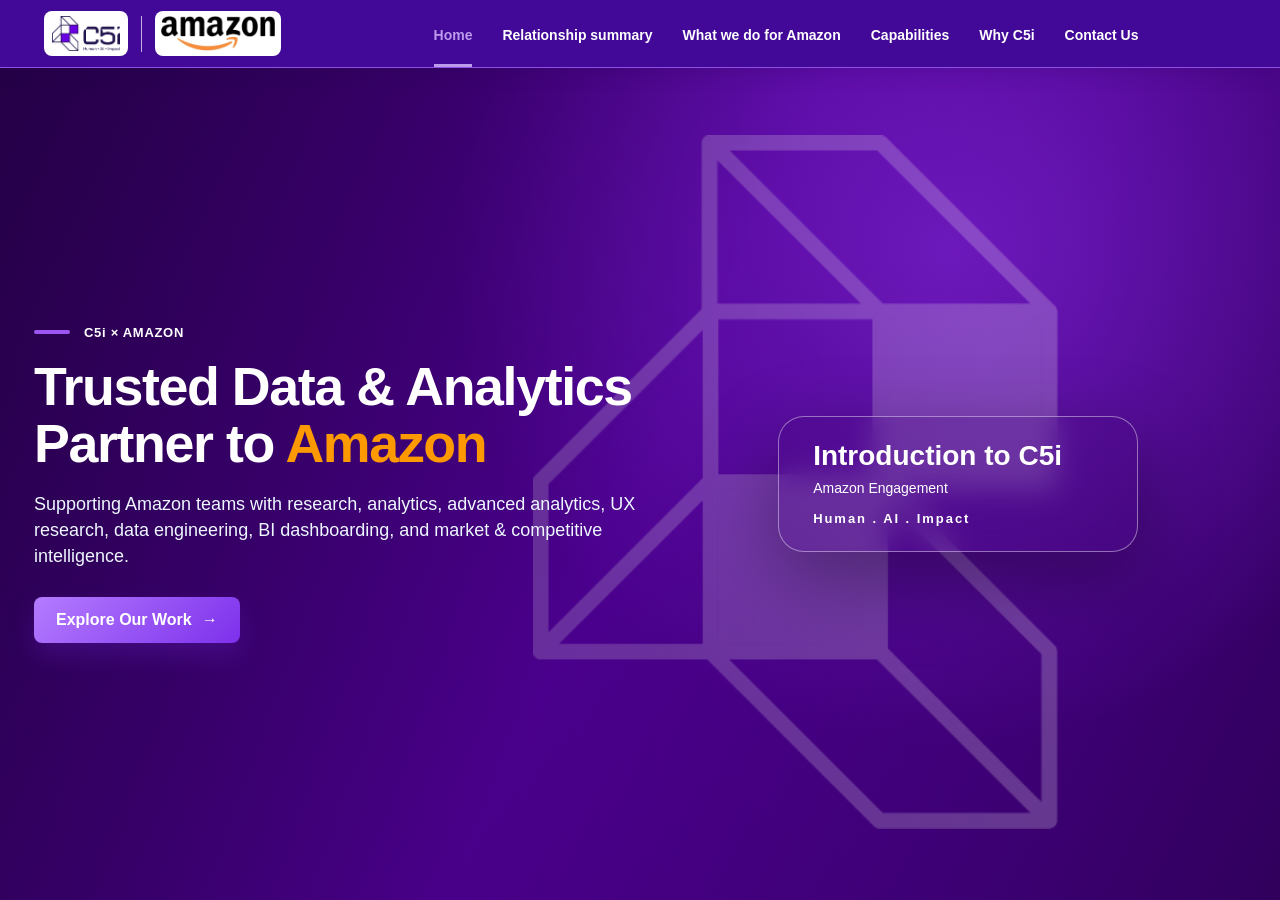
<file: index.html>
<!DOCTYPE html>
<html lang="en">
<head>
  <meta charset="UTF-8" />
  <meta name="viewport" content="width=device-width, initial-scale=1.0" />
  <title>C5i × Amazon | Trusted Data & Analytics Partner</title>
  <link rel="stylesheet" href="styles.css" />
</head>
<body>
  <div class="topbar" id="topbar">
    <a class="brand" href="#home" aria-label="C5i Amazon Home">
      <span class="c5i-brand-mark"><img src="assets/c5i-logo-exact.png" alt="C5i" /></span>
      <span class="divider"></span>
      <span class="amazon-brand-mark"><img src="assets/amazon-logo-exact.png" alt="amazon" /></span>
    </a>
    <nav class="nav">
      <a href="#home">Home</a>
      <a href="#relationship">Relationship summary</a>
      <a href="#capabilities">What we do for Amazon</a>
      <a href="#integrated-intelligence">Capabilities</a>
      <a href="#differentiators">Why C5i</a>
      <a href="#cta">Contact Us</a>
    </nav>
  </div>

  <main>
    <section class="hero section" id="home">
      <div class="hero-bg"></div>
      <div class="hero-content reveal">
        <div class="eyebrow"><span></span>C5i × AMAZON</div>
        <h1>Trusted Data & Analytics Partner to <em>Amazon</em></h1>
        <p>Supporting Amazon teams with research, analytics, advanced analytics, UX research, data engineering, BI dashboarding, and market & competitive intelligence.</p>
        <div class="hero-actions">
          <a href="#relationship" class="primary-btn">Explore Our Work <b>→</b></a>
          
        </div>
      </div>
      <div class="hero-card reveal delay-1">
        <p>Human . AI . Impact</p>
        <h3>Introduction to C5i</h3>
        <small>Amazon Engagement</small>
      </div>
    </section>

    <section class="metric-strip" id="relationship">
      <div class="metric-label">
        <p>PARTNERSHIP WITH AMAZON</p>
      </div>
      <div class="metric-grid">
        <article><div class="icon"><svg xmlns="http://www.w3.org/2000/svg" class="c5i-purple-icon" viewBox="0 0 24 24" aria-hidden="true" focusable="false" fill="none" stroke="currentColor" stroke-width="2" stroke-linecap="round" stroke-linejoin="round" shape-rendering="geometricPrecision"><path d="M2 8.2 7.2 4l4.1 1.2 2.9-1.2L22 8.2l-5.4 7.5-2.6 1.6-2.3 2.9-2.9-2.1-2.1-.4z"/><path d="m7.2 11.6 4.2 4.4 2.6 1.3m-2.7-12.1-3.2 5 2.1 2 3.5-3.1 5.1 5"/></svg></div><strong data-count="9">0</strong><span>years old relationship</span></article>
        <article><div class="icon"><svg xmlns="http://www.w3.org/2000/svg" class="c5i-purple-icon" viewBox="0 0 24 24" aria-hidden="true" focusable="false" fill="none" stroke="currentColor" stroke-width="2" stroke-linecap="round" stroke-linejoin="round" shape-rendering="geometricPrecision"><circle cx="9.3" cy="8.3" r="3.1"/><path d="M2.4 20.1v-1.6c0-3.3 2.7-5.7 6.7-5.7s6.8 2.4 6.8 5.7v1.6H2.4Z"/><circle cx="17.4" cy="9.1" r="2.4"/><path d="M17.2 14.2c2.8 0 4.4 2 4.4 4.5v1.4h-3.6"/></svg></div><strong data-count="30">0</strong><span>resources working with Amazon</span></article>
        <article><div class="icon"><svg xmlns="http://www.w3.org/2000/svg" class="c5i-purple-icon" viewBox="0 0 24 24" aria-hidden="true" focusable="false" fill="none" stroke="currentColor" stroke-width="2" stroke-linecap="round" stroke-linejoin="round" shape-rendering="geometricPrecision"><path d="M6 2.3h7.5l4.5 4.6v14.8H6zM13.5 2.3v4.6H18M9 11.5h6M9 15h6M9 18.5h4.2"/></svg></div><strong data-count="50">0</strong><span>Projects executed</span></article>
        <article><div class="icon"><svg xmlns="http://www.w3.org/2000/svg" class="c5i-purple-icon" viewBox="0 0 24 24" aria-hidden="true" focusable="false" fill="none" stroke="currentColor" stroke-width="2" stroke-linecap="round" stroke-linejoin="round" shape-rendering="geometricPrecision"><rect x="3" y="3" width="18" height="18" rx="2"/><path d="M3 9h18M3 15h18M9 3v18M15 3v18"/></svg></div><strong data-count="10">0</strong><span>Business Group</span></article>
        <article><div class="icon"><svg xmlns="http://www.w3.org/2000/svg" class="c5i-purple-icon" viewBox="0 0 24 24" aria-hidden="true" focusable="false" fill="none" stroke="currentColor" stroke-width="2" stroke-linecap="round" stroke-linejoin="round" shape-rendering="geometricPrecision"><circle cx="9.3" cy="8.3" r="3.1"/><path d="M2.4 20.1v-1.6c0-3.3 2.7-5.7 6.7-5.7s6.8 2.4 6.8 5.7v1.6H2.4Z"/><circle cx="17.4" cy="9.1" r="2.4"/><path d="M17.2 14.2c2.8 0 4.4 2 4.4 4.5v1.4h-3.6"/></svg></div><strong data-count="35">0</strong><span>Amazon Stakeholders</span></article>
        <article><div class="icon"><svg xmlns="http://www.w3.org/2000/svg" class="c5i-purple-icon" viewBox="0 0 24 24" aria-hidden="true" focusable="false" fill="none" stroke="currentColor" stroke-width="2" stroke-linecap="round" stroke-linejoin="round" shape-rendering="geometricPrecision"><circle cx="12" cy="12" r="9"/><path d="M3.3 12h17.4M12 3c-5.5 5.5-5.5 12.5 0 18M12 3c5.5 5.5 5.5 12.5 0 18M5 7.5h14M5 16.5h14"/></svg></div><strong data-count="8">0</strong><span>Geographies</span></article>
      </div>
    </section>

    <section class="section teams" id="teams">
      <div class="section-title reveal">
        <span class="small-line"></span>
        <p>EXPERIENCE ACROSS AMAZON</p>
        <h2>Amazon Teams We Support</h2>
        <h4>Deep expertise across multiple Amazon organizations and business groups.</h4>
      </div>
      <div class="team-grid" id="teamGrid"></div>
    </section>

    <section class="section capabilities" id="capabilities">
      <div class="section-title reveal">
        <span class="small-line"></span>
        <h2>What We Do for Amazon</h2>
        <h4>End-to-end capabilities to support Amazon’s research, analytics, insights and decision-making.</h4>
      </div>
      <div class="capability-grid" id="capabilityGrid"></div>
    </section>

<section class="integrated-intelligence" id="integrated-intelligence" aria-label="Integrated Intelligence">
      <iframe id="iiFrame" src="integrated-intelligence.html" title="C5i x Amazon Integrated Intelligence" scrolling="no"></iframe>
    </section>
    <section class="section differentiators" id="differentiators">
      <div class="section-title reveal">
        <span class="small-line"></span>
        <p>WHY AMAZON TEAMS WORK WITH C5i</p>
        <h2>What differentiates us..</h2>
      </div>
      <div class="diff-grid" id="diffGrid"></div>
    </section>

    <section class="cta section" id="cta">
      <div class="cta-bg"></div>
      <div class="cta-content reveal">
        <span class="small-line"></span>
        <p>LOOKING FOR SOMETHING SIMILAR?</p>
        <h2>Have a research, analytics or dashboarding requirement?</h2>
        <h4>Our Amazon experience can help accelerate your requirement.</h4>
        <div class="hero-actions">
          <a class="primary-btn" href="mailto:venkatesh.s@c5i.ai">Connect With Our Amazon Team <b>→</b></a>
        </div>
      </div>
      <div class="partner-card reveal delay-1">
        <span>Client Partner</span>
        <strong>Venkatesh S.</strong>
        <a href="mailto:venkatesh.s@c5i.ai">venkatesh.s@c5i.ai</a>
      </div>
    </section>
  </main>

  <div class="modal cap-modal" id="capModal">
    <div class="modal-card cap-modal-card">
      <button class="modal-close" id="closeCapModal" aria-label="Close">×</button>
      <span class="cap-modal-eyebrow" id="capModalEyebrow"></span>
      <h3 id="capModalTitle"></h3>
      <p id="capModalText"></p>
      <div id="capModalBody"></div>
    </div>
  </div>

  <footer>
    <strong>C5i × Amazon</strong>
    <span>United States . United Kingdom . India . United Arab Emirates</span>
    <a href="https://www.c5i.ai">www.c5i.ai</a>
    <div class="contact-brand-legal" aria-label="C5i brand and copyright">
      <span class="contact-brand-signoff"><strong>C5i</strong><span>Human perspective. AI-powered intelligence.</span></span>
      <span class="contact-copyright">© 2025 C5i, All Rights Reserved. · Internal</span>
    </div>
  </footer>

  <script>
if('scrollRestoration' in history) history.scrollRestoration='manual';
if(location.hash) history.replaceState(null,'',location.pathname+location.search);
window.scrollTo(0,0);
</script>
<script src="app.js"></script>
<link rel="stylesheet" href="single-section.css">
<script src="single-section.js" defer></script>
<style id="ii-pinned-navigation-style">
#iiPinnedNavigation{position:fixed;left:0;right:0;top:var(--ii-main-header-height,96px);z-index:950;display:none;background:rgba(255,255,255,.98);box-shadow:0 10px 26px rgba(40,0,75,.10);padding:8px clamp(16px,2.5vw,48px) 6px;box-sizing:border-box}
#iiPinnedNavigation.visible{display:block}
#iiPinnedNavigation .ii-pinned-primary{display:flex;align-items:center;gap:4px;border:1px solid #d9bdf5;border-radius:17px;padding:5px;overflow-x:auto;scrollbar-width:thin}
#iiPinnedNavigation button,#iiPinnedNavigation a{font:800 12px/1.25 Arial,sans-serif;letter-spacing:.45px;color:#5c417a;background:transparent;border:0;border-radius:11px;min-height:39px;padding:10px 12px;text-decoration:none;white-space:nowrap;cursor:pointer;text-align:center}
#iiPinnedNavigation .ii-pinned-primary>*{flex:1 0 auto}
#iiPinnedNavigation button.active{background:#29004e;color:white;box-shadow:0 3px 10px rgba(40,0,75,.20)}
#iiPinnedNavigation .ii-pinned-secondary{display:flex;justify-content:space-between;align-items:center;gap:4px;overflow-x:auto;border-bottom:1px solid #dec6f6;padding-top:4px;scrollbar-width:thin}
#iiPinnedNavigation .ii-pinned-secondary>*{flex:1 0 auto;border-radius:0;border-bottom:3px solid transparent}
#iiPinnedNavigation .ii-pinned-secondary>*.active{color:#2b0050;background:transparent;box-shadow:none;border-bottom-color:#7c3aed}
#iiPinnedNavigation [hidden]{display:none!important}
@media(max-width:760px){#iiPinnedNavigation{padding:5px 10px}#iiPinnedNavigation button,#iiPinnedNavigation a{font-size:10px;padding:8px}}
</style>
<div id="iiPinnedNavigation" aria-label="Pinned Integrated Intelligence navigation"><div class="ii-pinned-primary"></div><div class="ii-pinned-secondary"></div></div>
<script id="ii-pinned-navigation-script">
(function(){
 const frame=document.getElementById('iiFrame');
 const bar=document.getElementById('iiPinnedNavigation');
 const primary=bar.querySelector('.ii-pinned-primary');
 const secondary=bar.querySelector('.ii-pinned-secondary');
 if(!frame)return;
 let lastSignature='';
 function sync(){
   try{
     const doc=frame.contentDocument;
     if(!doc || !doc.body)return;
     const mainHeader=document.querySelector('#topbar') || document.querySelector('.topbar');
     const headerHeight=mainHeader?mainHeader.getBoundingClientRect().height:96;
     bar.style.setProperty('--ii-main-header-height',headerHeight+'px');
     const nav=doc.querySelector('header .topbar nav');
     const activeView=doc.querySelector('main .view.active');
     const sub=activeView?activeView.querySelector('.subnav'):null;
     const frameRect=frame.getBoundingClientRect();
     const navRect=nav?nav.getBoundingClientRect():null;
     const originalNavBottom=navRect?frameRect.top+navRect.bottom:frameRect.top;
     const show=!!(nav && activeView && activeView.id!=='home' && originalNavBottom<headerHeight+6 && frameRect.bottom>headerHeight+95);
     bar.classList.toggle('visible',show);
     if(!show)return;
     const pItems=[...nav.querySelectorAll('button,a')].filter(el=>!el.hidden && getComputedStyle(el).display!=='none');
     const sItems=sub?[...sub.querySelectorAll('button,a')].filter(el=>!el.hidden):[];
     const sig=activeView.id+'|'+pItems.map(el=>el.textContent.trim()+':'+el.className).join('|')+'|'+sItems.map(el=>el.textContent.trim()+':'+el.className).join('|');
     if(sig===lastSignature)return;
     lastSignature=sig;
     function build(target,items){
       target.replaceChildren();
       items.forEach(source=>{
         const node=document.createElement(source.tagName.toLowerCase()==='a'?'a':'button');
         node.textContent=source.textContent;
         node.className=source.className;
         if(source.classList.contains('active'))node.classList.add('active');
         if(node.tagName==='A'){
           node.href=source.href;node.target=source.target||'_blank';node.rel='noopener noreferrer';
         }else{
           node.type='button';
           node.addEventListener('click',()=>{
             source.click();lastSignature='';
             requestAnimationFrame(sync);
           });
         }
         target.appendChild(node);
       });
     }
     build(primary,pItems);build(secondary,sItems);
     secondary.style.display=sItems.length?'flex':'none';
   }catch(e){bar.classList.remove('visible')}
 }
 let pending=false;
 function scheduleSync(){if(pending)return;pending=true;requestAnimationFrame(()=>{pending=false;sync()})}
 window.addEventListener('scroll',scheduleSync,{passive:true});
 window.addEventListener('resize',scheduleSync);
 frame.addEventListener('load',()=>{lastSignature='';scheduleSync()});
 setInterval(scheduleSync,250);
 scheduleSync();
})();
</script>
<link rel="stylesheet" href="relationship-viewport.css">
<link rel="stylesheet" href="relationship-final.css">
<link rel="stylesheet" href="relationship-screen-fit.css">
<link rel="stylesheet" href="relationship-visible-link.css">
<link rel="stylesheet" href="relationship-onescreen.css">
</body>
</html>
</file>
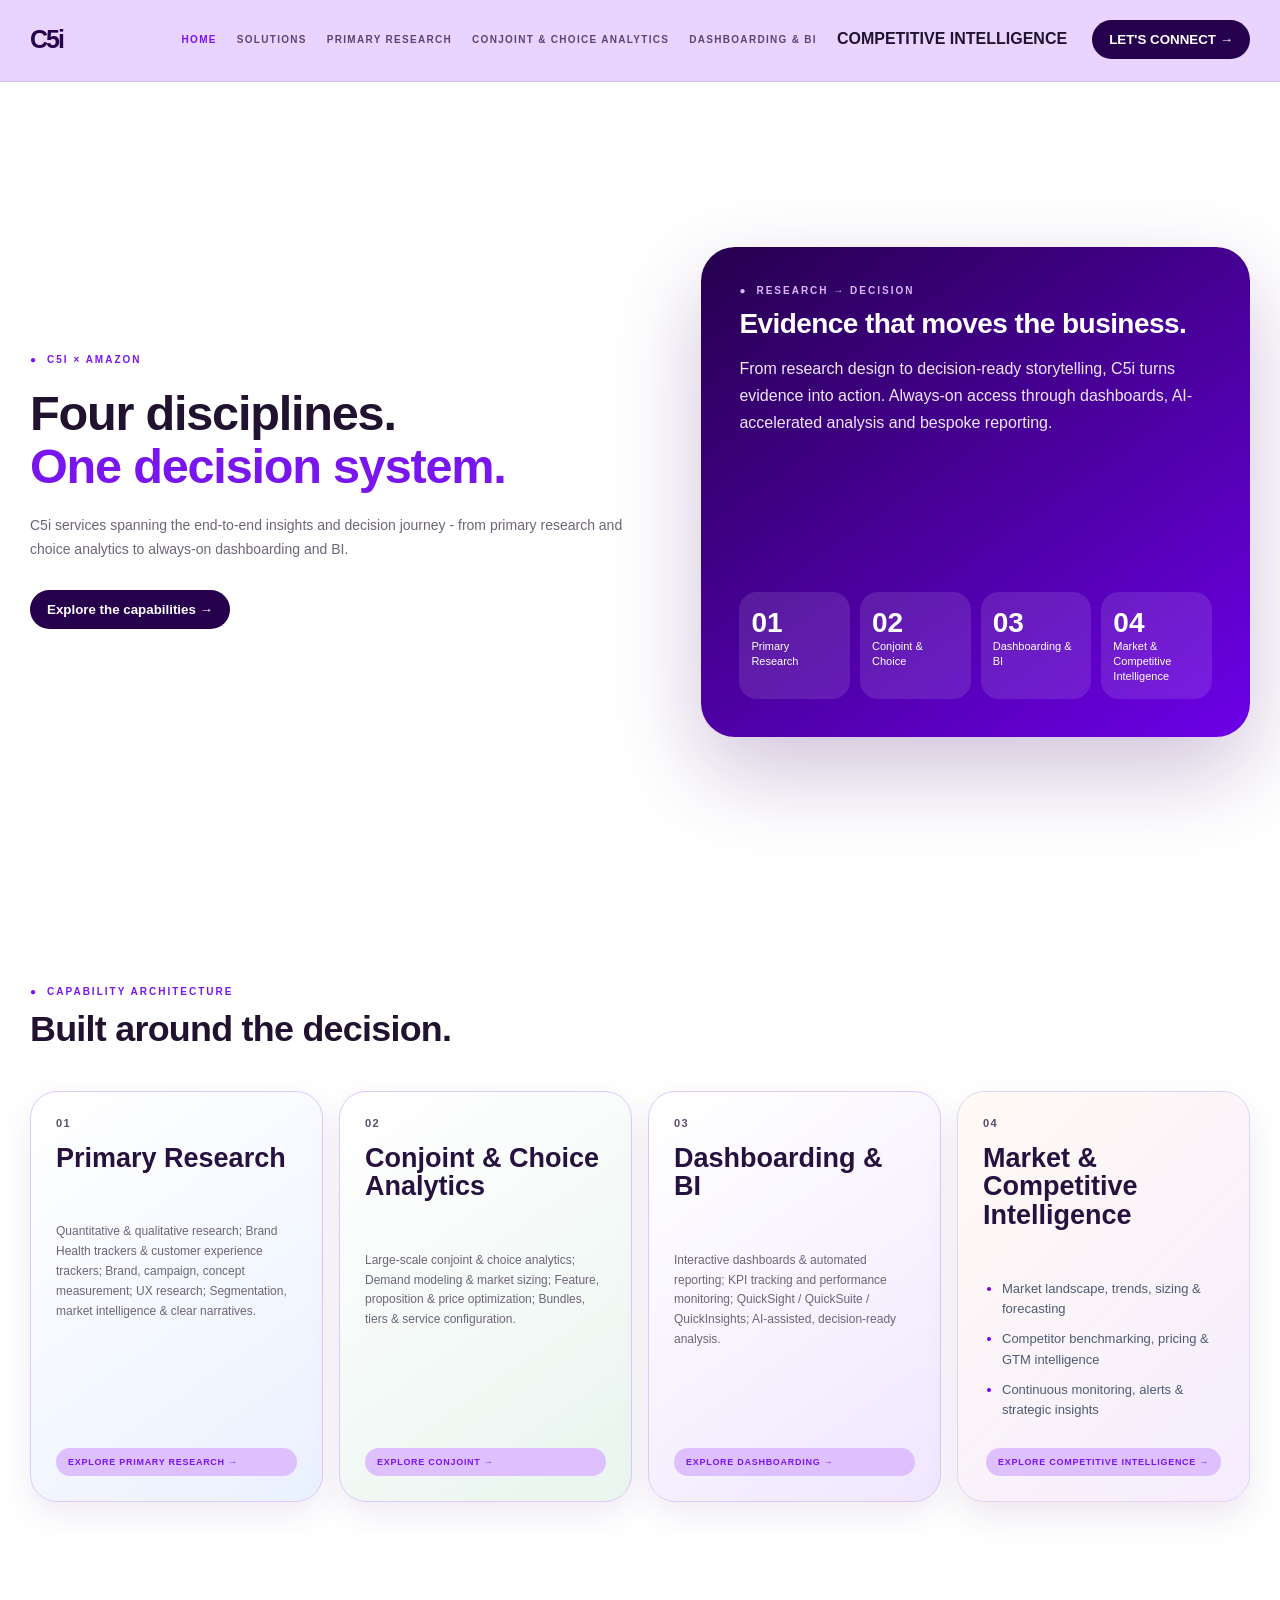
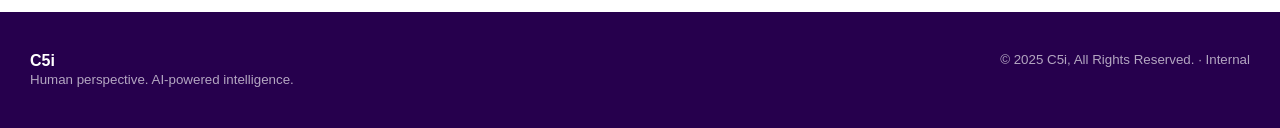
<file: integrated-intelligence.html>
<!doctype html>
<html lang="en">
<head>
<meta charset="utf-8">
<meta name="viewport" content="width=device-width, initial-scale=1">
<title>C5i × Amazon | Research & Decision Intelligence</title>
<script>if(window.self!==window.top)document.documentElement.classList.add('embedded')</script>
<style>
:root{
  --c5i-deep:#26004d; --c5i-purple:#5b0bd7; --c5i-violet:#7915ee;
  --c5i-light:#eee5ff; --c5i-pale:#faf7ff; --ink:#21132f; --muted:#6e6478;
  --line:#ded4e8; --white:#fff; --black:#100817;
}
*{box-sizing:border-box}
html{scroll-behavior:smooth}
body{margin:0;background:var(--c5i-pale);color:var(--ink);font-family:"Segoe UI",system-ui,-apple-system,Roboto,Arial,sans-serif}
body:after{content:"";position:fixed;inset:0;pointer-events:none;opacity:.35;background:radial-gradient(circle at 85% 5%,rgba(121,21,238,.11),transparent 30%)}
header{position:sticky;top:0;z-index:50;background:rgba(250,247,255,.94);backdrop-filter:blur(18px);border-bottom:1px solid rgba(38,0,77,.10)}
.topbar{height:78px;max-width:1380px;margin:auto;padding:0 30px;display:flex;align-items:center;gap:25px}
.logo{font-weight:800;font-size:25px;letter-spacing:-.08em;color:var(--c5i-deep);margin-right:auto}.logo i{color:var(--c5i-violet);font-style:normal}
nav{display:flex;align-items:center;gap:20px;overflow:auto;white-space:nowrap}
nav button{border:0;background:none;color:var(--ink);font:700 10px "Segoe UI",system-ui,Arial,sans-serif;letter-spacing:.13em;cursor:pointer;padding:9px 0;opacity:.72}
nav button:hover,nav button.active{opacity:1;color:var(--c5i-violet)}
.contact{border:0;background:var(--c5i-deep);color:#fff;border-radius:999px;padding:12px 17px;font-weight:800;cursor:pointer;white-space:nowrap}
.progress{height:3px;width:0;background:linear-gradient(90deg,var(--c5i-purple),#b67aff)}
main{max-width:1380px;margin:auto;padding:0 30px 90px}
.view{display:none;animation:in .38s ease}.view.active{display:block}
@keyframes in{from{opacity:0;transform:translateY(10px)}to{opacity:1;transform:none}}
.hero{min-height:calc(100vh - 81px);display:grid;grid-template-columns:1.05fr .95fr;align-items:center;gap:65px}
.eyebrow{font-size:10px;font-weight:800;letter-spacing:.2em;color:var(--c5i-violet);text-transform:uppercase}
.eyebrow:before{content:"●";margin-right:9px}
h1,h2,h3{font-family:"Segoe UI",system-ui,-apple-system,Roboto,Arial,sans-serif}
h1{font-size:clamp(31px,3.8vw,52px);line-height:1.08;letter-spacing:-.025em;margin:22px 0}
h1 span{color:var(--c5i-violet)}
h2{font-size:clamp(24px,2.8vw,38px);line-height:1.12;letter-spacing:-.02em;margin:12px 0}
h3{font-size:23px;line-height:1.05;margin:10px 0}
.lead{font-size:14px;line-height:1.7;color:var(--muted);max-width:760px}
.hero-art{background:linear-gradient(145deg,#27004d,#7614e6);border-radius:34px;min-height:490px;padding:38px;color:#fff;display:flex;flex-direction:column;justify-content:space-between;box-shadow:0 35px 90px rgba(58,5,104,.24)}
.hero-art h2{font-size:28px}.hero-art p{color:#eee6fa;line-height:1.7}
.hero-actions{display:flex;gap:10px;flex-wrap:wrap}.btn{border:1px solid rgba(255,255,255,.25);background:rgba(255,255,255,.1);color:#fff;border-radius:999px;padding:12px 16px;font-weight:800;cursor:pointer}.btn.light{background:#fff;color:var(--c5i-deep);border-color:#fff}
.statrow{display:grid;grid-template-columns:repeat(3,1fr);gap:10px}.stat{padding:18px;border-radius:18px;background:rgba(255,255,255,.11)}.stat b{font-size:26px;display:block}.stat small{opacity:.72}
.section{padding:85px 0 20px}.section-intro{display:flex;justify-content:space-between;gap:40px;align-items:end;margin-bottom:30px}.section-intro p{max-width:560px;color:var(--muted);line-height:1.65}
.discipline-grid{display:grid;grid-template-columns:repeat(3,1fr);gap:18px}
.discipline{background:#fff;border:1px solid var(--line);border-radius:27px;overflow:hidden;cursor:pointer;transition:.25s;box-shadow:0 9px 30px rgba(43,9,74,.05)}
.discipline:hover{transform:translateY(-5px);box-shadow:0 20px 50px rgba(43,9,74,.12)}
.discipline-top{background:linear-gradient(135deg,var(--c5i-purple),#4b07a3);color:#fff;padding:25px}.discipline-top .num{font-weight:800;font-size:11px;letter-spacing:.12em;opacity:.75}.discipline-top h3{font-size:27px;margin:15px 0 0}
.discipline-body{padding:25px}.discipline-body p{color:var(--muted);line-height:1.65;font-size:12px;margin:0}.explore{display:inline-block;margin-top:22px;background:var(--c5i-light);color:var(--c5i-violet);border-radius:999px;padding:9px 12px;font-size:9px;font-weight:900;letter-spacing:.08em}
.kicker{font-size:10px;font-weight:900;letter-spacing:.18em;color:var(--c5i-violet);margin-bottom:15px}
.solution-grid{display:grid;grid-template-columns:repeat(3,1fr);gap:18px}.solution{background:#fff;border:1px solid var(--line);border-radius:26px;padding:31px;min-height:310px;cursor:pointer;position:relative;transition:.25s}.solution:hover{transform:translateY(-4px);border-color:#bd94ed}
.solution .num{font-size:11px;font-weight:900;color:var(--c5i-violet)}.solution p{color:var(--muted);line-height:1.65}.solution .link{position:absolute;bottom:26px;color:var(--c5i-violet);font-weight:800;font-size:12px}
.subnav{position:sticky;top:81px;z-index:20;background:rgba(250,247,255,.94);padding:15px 0;border-bottom:1px solid var(--line);display:flex;gap:9px;overflow:auto}.subnav button{border:1px solid var(--line);background:#fff;border-radius:999px;padding:10px 13px;font-size:10px;font-weight:800;color:var(--ink);cursor:pointer;white-space:nowrap}.subnav button.active{background:var(--c5i-deep);color:#fff;border-color:var(--c5i-deep)}
.page-hero{padding:75px 0 45px;max-width:980px}.page-hero h1{font-size:clamp(29px,3.4vw,46px)}.page-hero p{font-size:14px;line-height:1.7;color:var(--muted);max-width:820px}
.tiles{display:grid;grid-template-columns:repeat(2,1fr);gap:15px}.tile{border:1px solid var(--line);background:#fff;border-radius:21px;padding:24px;text-align:left;display:flex;align-items:center;justify-content:space-between;font-weight:800;cursor:pointer;color:var(--ink)}.tile:hover{border-color:var(--c5i-violet);color:var(--c5i-violet)}
.content-grid{display:grid;grid-template-columns:repeat(2,1fr);gap:18px}.block{background:#fff;border:1px solid var(--line);border-radius:24px;padding:28px}.block.wide{grid-column:1/-1}.block h3{margin-top:0}.block-label{font-size:10px;font-weight:900;letter-spacing:.16em;color:var(--c5i-violet);margin-bottom:17px}.block ul{margin:0;padding-left:20px}.block li{margin:0 0 13px;color:#574d61;line-height:1.55}.metric-row{display:grid;grid-template-columns:repeat(4,1fr);gap:10px}.metric{padding:22px;border-radius:18px;background:linear-gradient(145deg,#fff,#f2eaff);border:1px solid var(--line)}.metric b{display:block;font-family:"Segoe UI",system-ui,-apple-system,Roboto,Arial,sans-serif;font-size:23px}.metric span{font-size:11px;color:var(--muted)}
.sources{display:flex;flex-wrap:wrap;gap:10px}.source{background:var(--c5i-light);color:var(--c5i-deep);border-radius:999px;padding:10px 13px;font-size:11px;font-weight:700}
.cta{margin-top:55px;background:var(--c5i-deep);color:#fff;border-radius:30px;padding:40px;display:flex;justify-content:space-between;align-items:center;gap:30px}.cta h3{font-size:26px;margin:0}.cta p{color:#ddd0ee;line-height:1.6}
footer{background:var(--c5i-deep);color:#fff;padding:40px 30px}.foot{max-width:1380px;margin:auto;display:flex;justify-content:space-between;gap:20px}.foot small{opacity:.65}

.quantitative-visuals{padding-top:45px}
.quantitative-visuals .section-intro{margin-bottom:22px}
.source-visual{background:#fff;border:1px solid var(--line);border-radius:26px;padding:12px;margin:18px 0;box-shadow:0 14px 45px rgba(43,9,74,.07);overflow:hidden}
.source-visual img{display:block;width:100%;height:auto;border-radius:16px}

.ux-three-grid{display:grid;grid-template-columns:repeat(3,1fr);gap:20px;margin:30px 0}
.ux-card{border:1.5px solid #d9c5ff;border-radius:18px;padding:24px;background:#fff;box-shadow:0 12px 32px rgba(74,0,150,.06)}
.ux-card.featured{border-color:#6b00e8}
.ux-card-title{display:flex;gap:12px;align-items:flex-start}.ux-card-title h3{margin:0;color:#5b00d6;font-size:17px}.ux-icon{color:#6b00e8;font-size:21px;line-height:1}
.ux-card h4{color:#6500dc;margin:20px 0 8px;font-size:14px}.ux-card p{color:#27202d;line-height:1.45}.ux-rule{height:1px;background:#d8bfff;margin:20px 0}
.hero-accent{color:#6500dc;font-size:15px}.ux-section{margin-top:38px}
.ux-steps{display:grid;grid-template-columns:repeat(5,1fr);gap:12px;position:relative;margin:35px 0}.ux-step{text-align:center;position:relative}.ux-step:before{content:"";position:absolute;top:25px;left:50%;width:100%;height:2px;background:#d7c0ff;z-index:0}.ux-step:last-child:before{display:none}.ux-step span{display:inline-flex;position:relative;z-index:1;width:52px;height:52px;border-radius:50%;align-items:center;justify-content:center;background:#6900e8;color:#fff;font-weight:800;font-size:15px}.ux-step b{display:block;color:#6500dc;margin:12px 0 8px}.ux-step p{margin:0;color:#5f5967;font-size:12px;line-height:1.35}
.ux-bottom-grid,.ux-engagement-grid{display:grid;grid-template-columns:1fr 1fr;gap:22px}.ux-mini,.ux-engagement{border:1px solid #b982ff;border-radius:14px;padding:18px;background:#fff}.ux-mini h4{color:#6500dc;margin:0 0 8px}.ux-engage-head{background:#6500dc;color:#fff;border-radius:12px;padding:15px;font-weight:800;font-size:15px;text-align:center}.ux-engage-head small{display:block;font-weight:400;font-style:italic;margin-top:3px}.ux-option{border-left:4px solid #6500dc;background:#faf7ff;padding:12px;margin-top:12px;border-radius:5px}.ux-option b{color:#4e00aa}.ux-option p{margin:6px 0}.ux-option strong{color:#3f087f;font-size:12px}.ux-flow{display:flex;gap:8px;align-items:center;margin:25px 0}.ux-flow span{background:#f0e7ff;color:#4f00a9;padding:12px 15px;border-radius:10px;font-weight:700}.ux-flow i{color:#6500dc}.ux-pill{background:#f0e7ff;color:#4f00a9;padding:12px;text-align:center;border-radius:10px;font-weight:700}
.ux-table-grid{display:grid;grid-template-columns:1fr 2fr 1fr;gap:14px}.ux-list,.ux-method{border:1px solid #c99cff;border-radius:12px;padding:16px;background:#fff}.ux-list h3,.ux-method h3{background:#6500dc;color:#fff;border-radius:8px;padding:10px;margin:-16px -16px 12px}.ux-list ul{padding-left:20px;margin:0}.ux-list li{margin:8px 0;color:#443c4d}.ux-method>div{border:1px solid #d8c0ff;border-radius:8px;padding:10px;margin:8px 0}.ux-method b{color:#4f00a9}.ux-method p{margin:4px 0 0;color:#4a4450}.heuristic-grid{grid-template-columns:1fr 2fr 1fr}
@media(max-width:950px){.ux-three-grid,.ux-steps,.ux-table-grid,.ux-engagement-grid,.ux-bottom-grid{grid-template-columns:1fr}.ux-step:before{display:none}.ux-flow{flex-wrap:wrap}}
@media(max-width:950px){nav{display:none}.hero{grid-template-columns:1fr;padding:55px 0}.discipline-grid,.solution-grid,.content-grid{grid-template-columns:1fr}.tiles{grid-template-columns:1fr}.metric-row{grid-template-columns:repeat(2,1fr)}.section-intro,.cta,.foot{display:block}.cta p{margin-bottom:25px}}
@media(max-width:560px){main{padding:0 18px 60px}.topbar{padding:0 18px}.hero-art{min-height:420px;padding:27px}.hero-art h2{font-size:24px}.metric-row{grid-template-columns:1fr}h1{font-size:29px}}

.pillar-grid{display:grid;grid-template-columns:repeat(4,1fr);gap:14px}.pillar-card{border:1px solid var(--line);border-radius:22px;background:linear-gradient(180deg,#fff,#faf7ff);padding:22px;box-shadow:0 12px 35px rgba(75,0,140,.06)}.pillar-icon{font-weight:900;color:var(--purple);font-size:22px;margin-bottom:12px}.pillar-card h3{color:var(--purple);font-size:15px;line-height:1.15;margin:0 0 14px}.pillar-card ul,.foundation ul{padding-left:18px;margin:0}.pillar-card li,.foundation li{margin:8px 0}.pillar-result{margin-top:18px;padding-top:14px;border-top:1px solid var(--line);display:grid;gap:7px}.pillar-result b{color:var(--purple);font-size:11px;text-transform:uppercase;letter-spacing:.06em}.pillar-result span{font-size:11px;line-height:1.4}.foundation{margin-top:16px;background:var(--purple);color:#fff;border-radius:20px;padding:20px;display:grid;grid-template-columns:1.1fr 1fr 1fr;gap:24px}.foundation-title{font-size:17px;font-weight:800;align-self:start}.foundation b{font-size:14px}.foundation ul{color:#fff}.ecosystem{display:grid;grid-template-columns:1fr 1.35fr 1fr;gap:22px;align-items:center}.ecosystem-left{display:flex;align-items:center;gap:12px}.brand-node{background:var(--purple);color:#fff;border-radius:18px;padding:20px 15px;text-align:center;font-weight:800;line-height:1.2;min-width:155px}.flow-arrow{color:var(--purple);font-size:24px;font-weight:900}.primary-node{border:2px solid #9d55ff;border-radius:18px;padding:18px;background:#fff}.primary-node h3,.eco-card h3{color:var(--purple);margin:0 0 7px}.primary-node p,.eco-card p{margin:5px 0;font-size:11px;line-height:1.35}.ecosystem-sources{display:grid;gap:10px}.eco-card{display:flex;gap:14px;align-items:flex-start;border:1px solid #b68aff;border-radius:16px;padding:14px;background:#fff}.eco-num{background:#efe4ff;color:var(--purple);font-weight:900;border-radius:9px;padding:6px 8px}.ecosystem-outcomes{border-left:2px solid #e1d1f8;padding-left:22px}.ecosystem-outcomes h3{color:var(--purple);margin-top:0}.ecosystem-outcomes li{margin:12px 0}.ecosystem-outcomes ul{padding-left:20px}
@media(max-width:950px){.pillar-grid{grid-template-columns:repeat(2,1fr)}.foundation,.ecosystem{grid-template-columns:1fr}.ecosystem-left{flex-wrap:wrap}.ecosystem-outcomes{border-left:0;border-top:2px solid #e1d1f8;padding:20px 0 0}}

/* Dashboarding & BI - editable web recreation of supplied Quick / QuickSight visuals */
.dashboard-hero h1 .purple{color:#7200ff}
.dashboard-stats{display:grid;grid-template-columns:repeat(3,1fr);gap:16px;margin:28px 0 12px}
.dash-stat{padding:24px 26px;border:1px solid #e8ddf5;border-radius:20px;background:#fff;box-shadow:0 10px 35px rgba(53,12,91,.06)}
.dash-stat strong{display:block;font-size:29px;line-height:1;color:#14072d;margin-bottom:8px}
.dash-stat span{font-size:11px;color:#5c5270;font-weight:650}
.dashboard-capabilities{padding-top:36px}
.dash-tabs{display:flex;gap:10px;flex-wrap:wrap;margin:18px 0}
.dash-tab{border:1px solid #e6d9f3;background:#fff;color:#4c3867;border-radius:999px;padding:10px 17px;font-weight:800;cursor:pointer}
.dash-tab.active{background:#6900ed;color:#fff;border-color:#6900ed;box-shadow:0 10px 25px rgba(105,0,237,.22)}
.quick-grid{display:grid;grid-template-columns:repeat(3,1fr);gap:18px}
.quick-card{min-height:205px;padding:25px;border:1px solid #e8def3;border-radius:22px;background:#fff;position:relative;overflow:hidden;box-shadow:0 14px 40px rgba(45,9,78,.06);transition:.25s ease}
.quick-card:hover{transform:translateY(-4px);box-shadow:0 18px 48px rgba(73,0,145,.13)}
.quick-card:after{content:"";position:absolute;width:100px;height:100px;border-radius:50%;background:#f1e8ff;right:-30px;bottom:-38px}
.quick-card-top{display:flex;justify-content:space-between;align-items:center;gap:12px}
.quick-code{background:#f2eaff;color:#6800df;font-weight:900;border-radius:10px;padding:9px 10px}
.quick-badge{font-size:10px;letter-spacing:.05em;font-weight:900;color:#1f756e;background:#e2faf4;padding:7px 10px;border-radius:999px}
.quick-badge.adjacent{color:#7039a2;background:#f1e4ff}
.quick-card h3{margin:25px 0 9px;font-size:18px}
.quick-card p{color:#615672;max-width:90%;line-height:1.5}
.quick-outcome{margin-top:18px;font-size:12px;color:#6500dd;font-weight:800}
.intelligent-analytics{padding-top:38px}
.analytics-banner{background:linear-gradient(100deg,#4c00a8,#7600f4);color:#fff;border-radius:22px;padding:20px 25px;display:flex;justify-content:space-between;align-items:center;gap:20px}
.analytics-banner span{display:block;font-size:11px;letter-spacing:.09em;font-weight:900;opacity:.9}
.analytics-banner strong{display:block;font-size:19px;margin-top:5px}
.analytics-banner small{font-weight:700;opacity:.95}
.analytics-grid{display:grid;grid-template-columns:repeat(5,1fr);gap:14px;margin-top:18px}
.analytics-card{background:#faf9fc;border:1px solid #e6e0ed;border-radius:18px;padding:20px;min-height:245px}
.analytics-card>span{display:inline-block;background:#7000eb;color:#fff;border-radius:9px;padding:8px 11px;font-size:12px;font-weight:900}
.analytics-card label{display:block;color:#6b00e8;font-size:11px;font-weight:900;margin-top:35px}
.analytics-card h3{font-size:16px;margin:10px 0}
.analytics-card p{color:#625a6f;font-size:11px;line-height:1.5}
.quicksight-strip{margin-top:22px;background:#19191e;color:#fff;border-radius:16px;padding:17px 22px;display:flex;gap:12px;align-items:center;flex-wrap:wrap;font-size:11px}
.quicksight-strip strong{color:#fff;margin-right:8px}.quicksight-strip span{opacity:.9}.quicksight-strip i{opacity:.35;font-style:normal}
.decision-layer{padding-top:40px}
.decision-flow{display:grid;grid-template-columns:repeat(4,1fr);gap:14px}
.decision-flow>div{border:1px solid #e6dbf1;border-radius:18px;background:#fff;padding:22px}
.decision-flow span{display:inline-flex;width:34px;height:34px;border-radius:50%;background:#f0e5ff;color:#6800e7;align-items:center;justify-content:center;font-weight:900}
.decision-flow b{display:block;color:#6500df;margin:15px 0 7px;font-size:12px;letter-spacing:.04em}
.decision-flow p{margin:0;color:#5f576b;line-height:1.45;font-size:11px}
@media(max-width:950px){.dashboard-stats,.quick-grid{grid-template-columns:1fr}.analytics-grid{grid-template-columns:repeat(2,1fr)}.decision-flow{grid-template-columns:repeat(2,1fr)}}
@media(max-width:600px){.analytics-grid,.decision-flow{grid-template-columns:1fr}.analytics-banner{align-items:flex-start;flex-direction:column}}

</style>

<style>
.q-lifecycle,.q-panel{margin-top:28px}
.q-flow{position:relative;display:grid;grid-template-columns:repeat(7,1fr);gap:10px;padding:34px 4px 8px}
.q-flow-line{position:absolute;left:5%;right:5%;top:49px;height:3px;background:linear-gradient(90deg,#e7d9ff,#6d00e8,#e7d9ff);z-index:0}
.q-step{position:relative;z-index:1;text-align:center;min-width:0}
.q-step span{display:flex;width:38px;height:38px;margin:0 auto 14px;border-radius:50%;align-items:center;justify-content:center;background:#6d00e8;color:#fff;font-weight:800;box-shadow:0 0 0 7px #f4edff}
.q-step strong{display:block;color:#25005b;font-size:14px;line-height:1.15;min-height:36px}
.q-step em{display:block;color:#6d00e8;font-size:10px;font-style:normal;font-weight:800;margin:8px 0}
.q-step p{font-size:11px;line-height:1.3;color:#625a70;margin:0}
.q-ip-row{display:grid;grid-template-columns:repeat(7,1fr);gap:8px;margin-top:24px}
.q-ip-row>div{background:#f5efff;border:1px solid #dfcfff;border-radius:10px;padding:12px 10px;min-height:92px}
.q-ip-row b{display:block;color:#6d00e8;font-size:12px;margin-bottom:6px}.q-ip-row span{display:block;font-size:11px;line-height:1.25;color:#423a4d}
.q-efficiency{display:grid;grid-template-columns:repeat(7,1fr);gap:8px;margin-top:14px;align-items:center}.q-efficiency span{padding:8px;text-align:center;background:#fff;border:1px solid #d7c6ee;border-radius:7px;color:#3f087e;font-weight:800}.q-efficiency b{grid-column:1/-1;text-align:center;color:#3f087e;font-size:14px;margin-top:5px}
.q-panel-grid{display:grid;grid-template-columns:1fr 1.25fr;gap:22px}.q-panel-copy,.q-vendors{background:#fff;border:1px solid #e6dcf5;border-radius:18px;padding:24px;box-shadow:0 8px 24px rgba(60,0,120,.06)}
.q-panel h3{color:#26005e;font-size:20px;margin:0 0 10px}.q-panel p{color:#5f5769;line-height:1.5}.q-stat-grid{display:grid;grid-template-columns:repeat(2,1fr);gap:10px;margin:20px 0}.q-stat-grid>div{background:#f6f0ff;border-radius:12px;padding:14px}.q-stat-grid strong{display:block;color:#6d00e8;font-size:25px}.q-stat-grid span{font-size:11px;color:#5e526d}.q-quality{border-left:4px solid #6d00e8;background:#faf7ff;padding:12px 14px}.q-quality b{display:block;color:#6d00e8}.q-quality span{font-size:12px;color:#5f5769}.vendor-grid{display:grid;grid-template-columns:repeat(3,1fr);gap:10px;margin-top:18px}.vendor-wordmark{min-height:52px;display:flex;align-items:center;justify-content:center;text-align:center;padding:8px;border:1px solid #eadfff;border-radius:10px;background:#fcfaff;color:#28115a;font-weight:800;font-size:15px;letter-spacing:-.3px}.vendor-wordmark small{font-size:8px;margin-left:4px;color:#725b99}.vendor-wordmark span{color:#6d00e8}.q-bottom-message{margin-top:20px;background:#6d00e8;color:#fff;border-radius:12px;padding:14px;text-align:center;font-weight:800}
@media(max-width:1050px){.q-flow{grid-template-columns:repeat(4,1fr)}.q-flow-line{display:none}.q-ip-row{grid-template-columns:repeat(4,1fr)}.q-efficiency{grid-template-columns:repeat(4,1fr)}.q-panel-grid{grid-template-columns:1fr}}
@media(max-width:650px){.q-flow{grid-template-columns:repeat(2,1fr)}.q-ip-row,.q-efficiency{grid-template-columns:repeat(2,1fr)}.vendor-grid{grid-template-columns:repeat(2,1fr)}}
</style>
<style id="c5i-violet-brand-theme">
:root{--c5i-pale:#e9d6ff;--c5i-light:#dec0ff;--line:#c9a2ee}
body{background:linear-gradient(145deg,#e2c5ff 0%,#f0e0ff 46%,#ddbbff 100%);background-attachment:fixed}
body:after{background:radial-gradient(circle at 85% 5%,rgba(91,11,215,.20),transparent 36%)}
header,.subnav{background:rgba(233,211,255,.96)}
.hero-art{background:linear-gradient(145deg,#26004d,#6d00e8)}
.discipline,.solution,.block,.tile,.metric,.pillar-card,.primary-node,.eco-card,.quick-card,.analytics-card,.dash-stat,.decision-flow>div,.q-panel-copy,.q-vendors,.ux-card,.ux-mini,.ux-engagement,.ux-list,.ux-method{background:linear-gradient(145deg,#fff,#f3e7ff);border-color:#d4b1f5}
body:before{content:"";position:fixed;inset:0;pointer-events:none;z-index:0;opacity:.075;background:url('assets/c5i-violet-logo.png') center / min(64vw,680px) auto no-repeat}
header,main,footer{position:relative}

/* Embedded inside the C5i x Amazon home page (iframe): same content, no duplicate chrome, auto height */
html.embedded body{background:transparent}
html.embedded body:before,html.embedded body:after{display:none}
html.embedded footer,html.embedded .progress{display:none}
html.embedded header{position:static;background:transparent;backdrop-filter:none;border-bottom:0}
html.embedded .topbar{max-width:none;padding:0 34px}
html.embedded main{max-width:none;padding:0 34px 24px}
html.embedded .hero{min-height:560px;padding:10px 0 0}
html.embedded .subnav{position:static}

/* Embedded: clean professional tab bar (no logo / connect / home) */
html.embedded .logo,html.embedded .topbar .contact,html.embedded nav button[data-route="home"],html.embedded #home .hero .eyebrow{display:none}
html.embedded button:focus:not(:focus-visible){outline:none}
html.embedded .topbar{height:auto;padding:26px 34px 8px;justify-content:flex-start;gap:0}
html.embedded .topbar nav{display:grid;grid-auto-flow:column;grid-auto-columns:1fr;width:100%;max-width:none;gap:0;padding:5px;background:rgba(255,255,255,.72);border:1px solid #d9bdf5;border-radius:16px;box-shadow:0 6px 22px rgba(72,20,120,.08)}
html.embedded .topbar nav button{border:0;border-radius:11px;background:transparent;padding:15px 14px;font-size:12px;font-weight:800;letter-spacing:.09em;color:#4a2a6e;text-align:center;white-space:nowrap;transition:background .2s,color .2s}
html.embedded .topbar nav button:hover{background:rgba(124,58,237,.08);color:#2b0050}
html.embedded .topbar nav button.active{background:var(--c5i-deep,#2b0050);color:#fff;box-shadow:0 4px 12px rgba(43,0,80,.28)}
html.embedded .subnav{padding:18px 0 0;gap:0;border-bottom:1px solid #d2b2f4;background:transparent;overflow-x:auto}
html.embedded .subnav button{border:0;background:transparent;border-radius:0;padding:12px 20px 14px;font-size:11px;letter-spacing:.08em;color:#5b3a80;border-bottom:3px solid transparent;margin-bottom:-1px}
html.embedded .subnav button:hover{color:#2b0050;background:rgba(124,58,237,.06)}
html.embedded .subnav button.active{background:transparent;color:#2b0050;border-bottom-color:#7c3aed}
@media(max-width:820px){html.embedded .topbar nav{grid-auto-flow:row;grid-auto-columns:auto}}

/* ===== Embedded: match main-site type scale, card design, light background, no scrollbars, compact single view ===== */
html.embedded,html.embedded body{overflow:hidden;background:transparent}
html.embedded *{scrollbar-width:none}
html.embedded *::-webkit-scrollbar{display:none}
html.embedded nav,html.embedded .subnav{overflow:visible}
html.embedded .subnav{flex-wrap:wrap}
html.embedded .topbar{padding:14px 34px 4px}
html.embedded .topbar nav button{padding:11px 12px;font-size:12px;font-weight:900;letter-spacing:.7px}
html.embedded .subnav{padding:12px 0 0}
html.embedded .subnav button{padding:9px 16px 11px;font-size:12px;font-weight:900;letter-spacing:.5px}
html.embedded main{padding:0 34px 10px}
html.embedded .hero{min-height:0;padding:22px 0 16px;gap:36px}
html.embedded .page-hero{padding:22px 0 14px;max-width:none}
html.embedded .section{padding:26px 0 6px}
html.embedded .section-intro{margin-bottom:14px;gap:24px}
html.embedded .cta{margin-top:26px;padding:24px;border-radius:14px}
/* type scale = main site */
html.embedded h1,html.embedded .page-hero h1{font-size:36px;line-height:1.1;font-weight:700;letter-spacing:-.8px;margin:10px 0}
html.embedded #home .hero h1{font-size:40px}
html.embedded h2{font-size:28px;line-height:1.15;font-weight:700;letter-spacing:-.6px;margin:8px 0}
html.embedded .hero-art h2{font-size:24px}
html.embedded h3{font-size:16px;line-height:1.25;font-weight:700;letter-spacing:0}
html.embedded .cta h3{font-size:22px}
html.embedded h4{font-size:14px;font-weight:700}
html.embedded main p,html.embedded main li{font-size:13.5px;line-height:1.5}
html.embedded .lead,html.embedded .page-hero p,html.embedded .section-intro>p{font-size:14.5px;line-height:1.55}
html.embedded .eyebrow,html.embedded .block-label{font-size:12px;font-weight:900;letter-spacing:.7px}
html.embedded .hero-actions .contact,html.embedded main .contact{font-size:13px;padding:11px 20px}
/* card design = main-site capability card */
html.embedded .discipline,html.embedded .solution,html.embedded .tile,html.embedded .block,html.embedded .metric,html.embedded .source-visual,html.embedded .ux-card,html.embedded .ux-mini,html.embedded .ux-engagement,html.embedded .ux-list,html.embedded .ux-method,html.embedded .pillar-card,html.embedded .primary-node,html.embedded .eco-card,html.embedded .dash-stat,html.embedded .quick-card,html.embedded .analytics-card,html.embedded .decision-flow>div,html.embedded .q-quality,html.embedded .ecosystem-outcomes{
  background:linear-gradient(145deg,rgba(255,255,255,.92),rgba(245,232,255,.94));border:1px solid #d5b4f2;border-radius:14px;box-shadow:0 12px 32px rgba(9,50,88,.07)}
html.embedded .solution,html.embedded .tile,html.embedded .block,html.embedded .ux-card,html.embedded .pillar-card,html.embedded .dash-stat,html.embedded .analytics-card,html.embedded .decision-flow>div,html.embedded .metric{padding:18px}
html.embedded .quick-card{padding:18px;min-height:0}
html.embedded .foundation,html.embedded .brand-node,html.embedded .analytics-banner,html.embedded .quicksight-strip,html.embedded .hero-art,html.embedded .stat,html.embedded .cta{border-radius:14px}
html.embedded .hero-art{padding:26px;box-shadow:0 14px 34px rgba(58,5,104,.16)}
html.embedded .content-grid{gap:14px}
html.embedded .hero-art{min-height:0;gap:22px}
html.embedded .solution{min-height:0;padding:18px}
html.embedded .analytics-card{min-height:0}
html.embedded .solution .more,html.embedded .solution a{margin-top:12px}

/* capability-card look: soft glow, centred title, purple link */
html.embedded .discipline,html.embedded .solution,html.embedded .tile,html.embedded .block,html.embedded .metric,html.embedded .ux-card,html.embedded .pillar-card,html.embedded .dash-stat,html.embedded .quick-card,html.embedded .analytics-card,html.embedded .decision-flow>div,html.embedded .ecosystem-outcomes,html.embedded .q-quality{position:relative;overflow:hidden;transition:.25s}
html.embedded .solution:before,html.embedded .tile:before,html.embedded .block:before,html.embedded .ux-card:before,html.embedded .pillar-card:before,html.embedded .dash-stat:before,html.embedded .analytics-card:before,html.embedded .decision-flow>div:before,html.embedded .ecosystem-outcomes:before{content:"";position:absolute;inset:0;pointer-events:none;background:radial-gradient(circle at 80% 10%,rgba(190,140,255,.26),transparent 46%)}
html.embedded .solution>*,html.embedded .tile>*,html.embedded .block>*,html.embedded .ux-card>*,html.embedded .pillar-card>*,html.embedded .dash-stat>*,html.embedded .analytics-card>*,html.embedded .decision-flow>div>*,html.embedded .ecosystem-outcomes>*{position:relative}
html.embedded .solution:hover,html.embedded .tile:hover,html.embedded .block:hover,html.embedded .pillar-card:hover,html.embedded .quick-card:hover,html.embedded .discipline:hover{transform:translateY(-5px);box-shadow:0 18px 38px rgba(80,20,140,.14)}
html.embedded .block-label{font-size:16px;font-weight:700;letter-spacing:0;color:#291243;text-align:center;text-transform:capitalize;margin-bottom:12px}
html.embedded .block li::marker{color:#6d00e8}
html.embedded .block li,html.embedded .block p{color:#405a75}
html.embedded .solution .link{position:static;display:block;margin-top:14px;font-size:13px;font-weight:900;color:#6d00e8}
html.embedded .solution{display:flex;flex-direction:column}
html.embedded .solution p{flex:1}

/* discipline cards -> capability-card style */
html.embedded .discipline{text-align:center;padding:24px 18px 20px;display:flex;flex-direction:column;align-items:center}
html.embedded .discipline-top{background:none;color:#291243;padding:0;display:flex;flex-direction:column;align-items:center}
html.embedded .discipline-top:before{content:"";display:block;width:62px;height:62px;border-radius:14px;background:#fff center/34px no-repeat;box-shadow:0 8px 20px rgba(80,20,140,.12);margin-bottom:14px}
html.embedded .discipline:nth-child(1) .discipline-top:before{content:"🔎";font-size:30px;line-height:62px;text-align:center}
html.embedded .discipline:nth-child(2) .discipline-top:before{content:"⚙️";font-size:30px;line-height:62px;text-align:center}
html.embedded .discipline:nth-child(3) .discipline-top:before{content:"📊";font-size:30px;line-height:62px;text-align:center}
html.embedded .discipline-top .num{display:none}
html.embedded .discipline-top h3{font-size:16px;margin:0 0 10px;color:#291243}
html.embedded .discipline-body{padding:0;display:flex;flex-direction:column;flex:1;align-items:center}
html.embedded .discipline-body p{text-align:center;color:#405a75;font-size:13.5px;line-height:1.45;flex:1}
html.embedded .discipline-body .explore{background:none;padding:0;margin-top:14px;font-size:14px;font-weight:900;letter-spacing:0;color:#6d00e8;text-transform:none}
html.embedded .discipline-body .explore{display:block;text-transform:lowercase}
html.embedded .discipline-body .explore::first-letter{text-transform:uppercase}
html.embedded #primary-quant .block.wide{grid-column:auto}
@media(max-width:820px){html.embedded main{padding:0 18px 10px}html.embedded .topbar{padding:14px 18px 4px}}
</style>

<style id="c5i-integrated-landing-refinement">
/* A more intentional, compact first view without altering other capability pages. */
html.embedded #home .hero{
  display:grid;grid-template-columns:minmax(0,1.06fr) minmax(0,.94fr);
  align-items:center;gap:clamp(24px,3.5vw,62px);
  padding:36px 0 25px;min-height:440px;
}
html.embedded #home .hero > div:first-child{max-width:770px;min-width:0}
html.embedded #home .hero h1{
  font-size:clamp(40px,3.7vw,65px);line-height:1.08;
  letter-spacing:-1.5px;margin:14px 0 18px;
  color:#250c41;
}
html.embedded #home .hero h1 span{color:#6d00e8}
html.embedded #home .hero .lead{
  font-size:clamp(15px,1.1vw,18px);line-height:1.65;
  color:#5c4b6c;max-width:690px;margin:0 0 26px;
}
html.embedded #home .hero .hero-actions{margin-top:0!important}
html.embedded #home .hero .contact{
  background:linear-gradient(110deg,#3b006c,#7200e7);
  border-radius:12px;padding:15px 25px;font-size:14px;
  box-shadow:0 12px 26px rgba(67,0,124,.18);
}
html.embedded #home .hero-art{
  position:relative;isolation:isolate;overflow:hidden;
  background:linear-gradient(130deg,#280047 0%,#4e009b 58%,#7300e9 100%);
  border:1px solid rgba(235,210,255,.24);
  border-radius:26px;min-height:365px;
  padding:clamp(25px,2.8vw,45px);
  box-shadow:0 24px 55px rgba(48,0,97,.21);
}
html.embedded #home .hero-art:before{
  content:"";position:absolute;inset:-25% -20% auto auto;
  width:75%;height:110%;border-radius:50%;z-index:-1;
  background:radial-gradient(circle,rgba(188,111,255,.23),transparent 65%);
}
html.embedded #home .hero-art h2{
  color:#fff;font-family:'Segoe UI',Arial,sans-serif;
  font-size:clamp(24px,2.15vw,35px);line-height:1.18;
  letter-spacing:-.6px;margin:10px 0 16px;
}
html.embedded #home .hero-art p{font-size:14px;line-height:1.7;color:#e9dafa;max-width:550px}
html.embedded #home .statrow{gap:12px}
html.embedded #home .stat{
  border:1px solid rgba(255,255,255,.14);
  background:rgba(255,255,255,.10);
  padding:18px 15px;border-radius:15px;
}
html.embedded #home .stat b{font-size:29px;color:#fff}
html.embedded #home .stat small{font-size:12px;line-height:1.35;color:#f0e5ff;opacity:1}
html.embedded #home>.section{padding-top:20px}
html.embedded #home .section-intro{align-items:end;gap:22px;margin-bottom:20px}
html.embedded #home .section-intro h2{font-size:clamp(27px,2.2vw,37px);line-height:1.2}
html.embedded #home .discipline-grid{gap:20px}
html.embedded #home .discipline{min-height:245px;padding:28px 23px 22px;border-radius:22px}
@media(max-width:1000px){
 html.embedded #home .hero{grid-template-columns:1fr;min-height:0;gap:22px;padding-top:25px}
 html.embedded #home .hero-art{min-height:300px}
}
@media(max-width:600px){
 html.embedded #home .hero h1{font-size:36px;letter-spacing:-.8px}
 html.embedded #home .statrow{grid-template-columns:repeat(3,minmax(0,1fr))}
 html.embedded #home .stat{padding:12px 9px}
 html.embedded #home .stat small{font-size:10px}
}
</style>

<style id="integrated-intelligence-white-background">
/* Integrated Intelligence only: white background, no C5i watermark. */
:root{--c5i-pale:#ffffff!important}
html,html.embedded,body,html.embedded body{background:#ffffff!important;background-image:none!important;background-attachment:initial!important}
body::before,body::after,html.embedded body::before,html.embedded body::after{content:none!important;display:none!important;background:none!important;background-image:none!important}
</style>

<style id="ii-back-navigation-style">
nav .ii-back-button{border:1px solid #caa7ef;border-radius:999px;padding:8px 13px;background:#f4eaff;color:#4b008a;opacity:1;font-weight:800;letter-spacing:.04em}
nav .ii-back-button:hover{background:#e7d1ff;color:#32005c}
nav .ii-back-button[hidden]{display:none!important}
</style>
<style id="remove-c5i-watermark">html body::before,html body::after,html.embedded body::before,html.embedded body::after{content:none!important;display:none!important;background-image:none!important}</style>

<style id="integrated-intelligence-white-cards">
/* Integrated Intelligence only: white cards, discreet violet corner detailing. */
.discipline,.solution,.block,.tile,.metric,.pillar-card,.primary-node,
.eco-card,.quick-card,.analytics-card,.dash-stat,.decision-flow>div,
.q-panel-copy,.q-vendors,.ux-card,.ux-mini,.ux-engagement,.ux-list,
.ux-method,.source-visual,.q-ip-row>div,.q-stat-grid>div,
.ux-option,.q-quality,.stat,.source,.quick-code {
  background:#fff!important;
  background-image:none!important;
}
.discipline,.solution,.block,.tile,.metric,.pillar-card,.primary-node,
.eco-card,.quick-card,.analytics-card,.dash-stat,.decision-flow>div,
.q-panel-copy,.q-vendors,.ux-card,.ux-mini,.ux-engagement,.ux-list,
.ux-method,.source-visual,.q-ip-row>div {
  border:1px solid #e8d8f8!important;
  box-shadow:0 10px 28px rgba(43,9,74,.045)!important;
  position:relative;
}
/* Small corner flourishes, not a full purple fill. */
.solution::before,.block::before,.tile::before,.metric::before,
.pillar-card::before,.quick-card::before,.analytics-card::before,
.dash-stat::before,.decision-flow>div::before,.ux-card::before,
.ux-mini::before,.ux-engagement::before,.ux-list::before,.ux-method::before,
.q-panel-copy::before,.q-vendors::before,.source-visual::before {
  content:"";
  position:absolute;
  right:0;top:0;
  width:44px;height:44px;
  background:linear-gradient(225deg,rgba(123,40,231,.15),rgba(123,40,231,0) 72%);
  border-radius:0 20px 0 0;
  pointer-events:none;
}
.solution::after,.block::after,.tile::after,.metric::after,
.pillar-card::after,.analytics-card::after,.dash-stat::after,
.decision-flow>div::after,.ux-card::after,.ux-mini::after,
.ux-engagement::after,.ux-list::after,.ux-method::after {
  content:"";
  position:absolute;
  left:15px;bottom:0;
  width:34px;height:3px;
  background:#8a3cef;
  border-radius:4px 4px 0 0;
  opacity:.65;
  pointer-events:none;
}
.quick-card::after{background:none!important;width:0!important;height:0!important}
.discipline-top{background:#fff!important;color:#26004d!important;border-bottom:2px solid #e9d7fa}
.discipline-top h3,.discipline-top .num{color:#26004d!important}
.discipline:hover,.solution:hover,.tile:hover,.quick-card:hover{
  border-color:#b98be9!important;
  box-shadow:0 15px 35px rgba(69,12,115,.10)!important;
}
</style>
<style id="integrated-intelligence-soft-shadow-lighting">
/* White surfaces with soft, diffuse violet illumination behind cards. */
.discipline,.solution,.block,.tile,.metric,.pillar-card,.primary-node,
.eco-card,.quick-card,.analytics-card,.dash-stat,.decision-flow>div,
.q-panel-copy,.q-vendors,.ux-card,.ux-mini,.ux-engagement,.ux-list,
.ux-method,.source-visual,.q-ip-row>div {
  background:#fff!important;
  background-image:none!important;
  border:1px solid #eee7f6!important;
  box-shadow:0 7px 24px rgba(89,31,151,.055),0 0 34px rgba(151,94,224,.095)!important;
}
/* Remove the old top corner patches and small bottom accent bars. */
.solution::before,.block::before,.tile::before,.metric::before,
.pillar-card::before,.quick-card::before,.analytics-card::before,
.dash-stat::before,.decision-flow>div::before,.ux-card::before,
.ux-mini::before,.ux-engagement::before,.ux-list::before,
.ux-method::before,.q-panel-copy::before,.q-vendors::before,
.source-visual::before,
.solution::after,.block::after,.tile::after,.metric::after,
.pillar-card::after,.quick-card::after,.analytics-card::after,
.dash-stat::after,.decision-flow>div::after,.ux-card::after,
.ux-mini::after,.ux-engagement::after,.ux-list::after,.ux-method::after {
  content:none!important;display:none!important;
}
.discipline:hover,.solution:hover,.tile:hover,.quick-card:hover,
.block:hover,.ux-card:hover {
  box-shadow:0 12px 32px rgba(89,31,151,.09),0 0 48px rgba(151,94,224,.16)!important;
}
</style>
<style id="restore-integrated-hero-stat-contrast">
/* Restore the original three stat tiles within the violet hero only. */
#home .hero-art .stat,
html.embedded #home .hero-art .stat {
  background:rgba(255,255,255,.11)!important;
  background-image:none!important;
  color:#fff!important;
  border:0!important;
  box-shadow:none!important;
}
#home .hero-art .stat b,
#home .hero-art .stat small,
html.embedded #home .hero-art .stat b,
html.embedded #home .hero-art .stat small {color:#fff!important;opacity:1!important;}
</style>

<style id="ii-subnav-distributed">
/* Evenly spaced Integrated Intelligence subnavigation, without empty right side. */
html.embedded .subnav {display:flex!important;justify-content:space-between!important;align-items:stretch;flex-wrap:nowrap!important;gap:10px!important;width:100%;overflow-x:auto!important;}
html.embedded .subnav button {flex:1 1 auto!important;text-align:center!important;white-space:normal!important;min-width:0;padding:12px 14px 14px!important;line-height:1.35;}
html.embedded .subnav button:nth-child(4) {flex:2 1 auto!important;}
@media(max-width:850px){html.embedded .subnav button{flex:0 0 auto!important;white-space:nowrap!important;}html.embedded .subnav{justify-content:flex-start!important;}}
</style>

<style id="vendor-text-uniform">
/* All data-partner wordmarks use the same dark text color. */
.vendor-wordmark, .vendor-wordmark span, .vendor-wordmark small {
  color:#28115a !important;
}
</style>
<style id="compete-link-style">
.topbar nav .compete-nav-link{
 display:flex;align-items:center;justify-content:center;
 text-decoration:none;cursor:pointer;white-space:nowrap;
 font:inherit;font-weight:800;letter-spacing:inherit;color:inherit;
}
html.embedded .topbar nav .compete-nav-link{
 padding:11px 12px;font-size:12px;letter-spacing:.7px;color:#4a2a6e;
 border-radius:11px;
}
html.embedded .topbar nav .compete-nav-link:hover{
 color:#2b0050;background:rgba(124,58,237,.08);
}
</style>
<style id="three-discipline-pastel-card-theme">
/* Match the gentle colored backgrounds and shadows of Our Capabilities below. */
html.embedded #home .discipline-grid .discipline{
  border:1px solid #e6d6f4!important;
  box-shadow:0 12px 32px rgba(74,34,122,.095)!important;
  transition:transform .24s ease,box-shadow .24s ease!important;
}
html.embedded #home .discipline-grid .discipline:nth-child(1){
  background:linear-gradient(145deg,#fff 4%,#eaf1ff 100%)!important;
}
html.embedded #home .discipline-grid .discipline:nth-child(2){
  background:linear-gradient(145deg,#fff 4%,#e9f5ef 100%)!important;
}
html.embedded #home .discipline-grid .discipline:nth-child(3){
  background:linear-gradient(145deg,#fff 4%,#f0e7ff 100%)!important;
}
html.embedded #home .discipline-grid .discipline:hover{
  transform:translateY(-4px)!important;
  box-shadow:0 18px 42px rgba(74,34,122,.16)!important;
}
</style>
<style id="transparent-discipline-icon-backgrounds">
/* Remove only the white square behind the three capability icons. */
html.embedded #home .discipline-grid .discipline .discipline-top::before {
  background: transparent !important;
  background-color: transparent !important;
  box-shadow: none !important;
}
</style>

<style id="discipline-white-blocks-definitive-fix">
/* Transparent icon AND title wrappers, with original icons/text intact. */
html.embedded #home .discipline-grid .discipline .discipline-top,
html.embedded #home .discipline-grid .discipline .discipline-top h3,
html.embedded #home .discipline-grid .discipline .discipline-top::before,
html.embedded #home .discipline-grid .discipline .discipline-top::after {
  background: none !important;
  background-color: transparent !important;
  background-image: none !important;
  box-shadow: none !important;
}
html.embedded #home .discipline-grid .discipline .discipline-top {
  border: 0 !important;
}
html.embedded #home .discipline-grid .discipline .discipline-top::before {
  /* Keep the original emoji icons, remove only the white tile behind them. */
  border: 0 !important;
}
</style>

<style id="fourth-intelligence-card">
/* Extend only the landing-page capability architecture from three to four cards. */
#home .discipline-grid{grid-template-columns:repeat(4,minmax(0,1fr));gap:16px}
#home .discipline{min-width:0;display:flex;flex-direction:column}
#home .discipline-body{flex:1;display:flex;flex-direction:column;justify-content:space-between}
#home .compete-discipline{background:linear-gradient(135deg,#fffaf4,#f5edff)!important;border:1px solid #e4d3f6!important;box-shadow:0 15px 34px rgba(53,12,91,.09)!important}
#home .compete-discipline .discipline-top{background:transparent!important}
#home .compete-discipline .compete-bullets{margin:0;padding-left:19px;text-align:left;color:#4d5b72;font-size:13px;line-height:1.55}
#home .compete-discipline .compete-bullets li{margin-bottom:10px}
#home .compete-discipline .compete-bullets li::marker{color:#7600ee}
#home .compete-discipline .explore{align-self:center;margin-top:18px}
@media(max-width:1050px){#home .discipline-grid{grid-template-columns:repeat(2,minmax(0,1fr))}}
@media(max-width:650px){#home .discipline-grid{grid-template-columns:1fr}}
</style>

<style id="four-card-compact-and-competitive-icon">
/* Compact all four capability cards, keeping their original pastel palettes. */
html.embedded #home .discipline-grid .discipline {
  min-height:0!important;
  padding:17px 15px 16px!important;
}
html.embedded #home .discipline-grid .discipline .discipline-top:before {
  width:44px!important;height:44px!important;line-height:44px!important;
  font-size:29px!important;margin-bottom:7px!important;
  border:0!important;background:transparent!important;box-shadow:none!important;
}
html.embedded #home .discipline-grid .discipline:nth-child(4) .discipline-top:before {
  content:"🌐"!important;display:block!important;
  text-align:center!important;
}
html.embedded #home .discipline-grid .discipline .discipline-top h3 {
  margin:4px 0 8px!important;font-size:19px!important;line-height:1.2!important;
}
html.embedded #home .discipline-grid .discipline .discipline-body p {
  line-height:1.42!important;font-size:12px!important;
}
html.embedded #home .discipline-grid .discipline .discipline-body .explore {
  margin-top:12px!important;padding:5px 2px!important;
}
html.embedded #home .compete-discipline .compete-bullets {
  font-size:12px!important;line-height:1.35!important;padding-left:18px!important;
}
html.embedded #home .compete-discipline .compete-bullets li {margin-bottom:5px!important}
</style>

<style id="c5i-capability-card-readable-copy">
/* Use available card space for readable, naturally wrapping descriptions. */
html.embedded #home .discipline-grid .discipline {padding:18px 12px 17px!important;}
html.embedded #home .discipline-grid .discipline .discipline-body {width:100%!important;align-items:stretch!important;}
html.embedded #home .discipline-grid .discipline .discipline-body p {
  width:100%!important;max-width:none!important;
  font-size:14px!important;line-height:1.62!important;
  letter-spacing:0!important;word-spacing:normal!important;
  padding:0!important;margin:0!important;
  text-align:center!important;flex:1 1 auto!important;
}
html.embedded #home .discipline-grid .discipline .discipline-body .explore {
  margin-top:17px!important;align-self:center!important;
}
@media(max-width:1100px){html.embedded #home .discipline-grid .discipline .discipline-body p{font-size:13.5px!important}}
</style>
<style id="four-hero-indicators">
.hero-art .statrow{grid-template-columns:repeat(4,minmax(0,1fr));gap:10px}
.hero-art .stat{min-width:0;padding:15px 12px;background:rgba(255,255,255,.11);color:#fff}
.hero-art .stat b{color:#fff;font-size:28px}
.hero-art .stat small{color:#fff;opacity:.90;font-size:11px;line-height:1.35;display:block;overflow-wrap:break-word}
@media(max-width:600px){.hero-art .statrow{grid-template-columns:repeat(2,minmax(0,1fr))}}
</style>

<style id="solutions-four-card-layout">
#solutions .solution-grid{grid-template-columns:repeat(4,minmax(0,1fr));gap:16px}
#solutions .competitive-solution{display:flex;flex-direction:column;text-decoration:none;color:inherit;cursor:pointer}
#solutions .competitive-solution p{flex:1}
#solutions .competitive-solution .link{position:static;margin-top:18px}
@media(max-width:1150px){#solutions .solution-grid{grid-template-columns:repeat(2,minmax(0,1fr))}}
@media(max-width:650px){#solutions .solution-grid{grid-template-columns:1fr}}
</style>

<style id="ecosystem-alignment-fix">
/* Three columns align at the top, with balanced card spacing. */
.ecosystem{display:grid!important;grid-template-columns:minmax(0,1fr) minmax(0,1.65fr) minmax(0,1.15fr)!important;align-items:start!important;gap:24px!important}
.ecosystem-left{display:flex!important;flex-direction:column!important;align-items:stretch!important;gap:14px!important;min-width:0!important}
.ecosystem-left .brand-node,.ecosystem-left .primary-node{width:100%!important;max-width:none!important;box-sizing:border-box!important;margin:0!important}
.ecosystem-left .brand-node{min-height:0!important}
.ecosystem .ecosystem-sources{min-width:0!important;align-self:start!important}
.ecosystem .ecosystem-outcomes{min-width:0!important;align-self:start!important;margin-top:0!important}
.ecosystem .flow-arrow{display:none!important}
.primary-research-points{margin:12px 0 0!important;padding-left:22px!important;list-style:disc!important}
.primary-research-points li{margin:9px 0!important;line-height:1.55!important;font-size:inherit!important}
.primary-research-points li::marker{color:#7a17dd}
@media(max-width:900px){.ecosystem{grid-template-columns:1fr!important;gap:18px!important}.ecosystem-left{gap:12px!important}}
</style>

<style id="ecosystem-primary-research-final-alignment">
/* Keep the three cards aligned to the first source card. */
.ecosystem { align-items:start!important; }
.ecosystem-left { align-self:start!important; justify-content:flex-start!important; padding:0!important; margin:0!important; }
/* The separate banner pushed Primary Research down; keep it out of this three-column diagram. */
.ecosystem-left > .brand-node { display:none!important; }
.ecosystem-left > .primary-node {
  align-self:start!important;
  margin:0!important;
  background:linear-gradient(145deg,rgba(255,255,255,.96),rgba(239,222,255,.94))!important;
  background-image:linear-gradient(145deg,rgba(255,255,255,.96),rgba(239,222,255,.94))!important;
  border:1px solid #d5b4f2!important;
  border-radius:14px!important;
  box-shadow:0 12px 32px rgba(9,50,88,.07)!important;
  padding:20px 22px!important;
}
.ecosystem-left > .primary-node h3 { margin-top:0!important; }
@media(max-width:900px){.ecosystem-left > .primary-node{width:100%!important}}
</style>
<style id="c5i-manager-white-canvas">
html,html body,html.embedded,html.embedded body{background:#fff!important;background-image:none!important;}
html body::before,html body::after{content:none!important;display:none!important;}
</style>
<style id="c5i-manager-segoe-and-spacing-20261023">
/* Keep every heading, control and paragraph on the approved Segoe UI family. */
html,body,button,input,select,textarea,main,main *,header,header * {font-family:"Segoe UI",Arial,sans-serif!important;}
/* The gap between the brand-tracking pillars and data ecosystem was oversized. */
html.embedded #brand .ecosystem-section {margin-top:-58px!important;padding-top:12px!important;}
html.embedded #brand .ecosystem-section .section-intro {margin-bottom:14px!important;}
@media(max-width:900px){html.embedded #brand .ecosystem-section{margin-top:0!important;padding-top:16px!important;}}
</style>

<style id="c5i-unified-capabilities-pastel-cards-20261023">
/* All Capabilities content cards share the same pastel surface treatment as
   the main site's What We Do for Amazon cards. No card sizing changes. */
:root{
 --c5i-card-blue:#eaf1ff;
 --c5i-card-mint:#e9f5ef;
 --c5i-card-lavender:#f0e7ff;
 --c5i-card-peach:#fff0e5;
 --c5i-card-pink:#fbeafa;
 --c5i-card-ice:#e9f6fa;
}
/* Limit changes to cards in content views, not the violet hero, nav, buttons,
   numerical indicators, or the surrounding white page. */
main .view .discipline,
main .view .solution,
main .view .tile,
main .view .block,
main .view .metric,
main .view .pillar-card,
main .view .primary-node,
main .view .eco-card,
main .view .quick-card,
main .view .analytics-card,
main .view .dash-stat,
main .view .decision-flow > div,
main .view .q-panel-copy,
main .view .q-vendors,
main .view .ux-card,
main .view .ux-mini,
main .view .ux-engagement,
main .view .ux-list,
main .view .ux-method,
main .view .q-ip-row > div,
main .view .q-stat-grid > div,
main .view .q-quality,
main .view .ecosystem-outcomes,
main .view .source-visual,
main .view .q-option,
main .view .source,
main .view .ux-option {
 background:linear-gradient(145deg,#fff 3%,var(--c5i-card-tint,#eaf1ff) 100%)!important;
 background-image:linear-gradient(145deg,#fff 3%,var(--c5i-card-tint,#eaf1ff) 100%)!important;
 border:1px solid #dfc8fa!important;
 box-shadow:0 12px 32px rgba(74,34,122,.09)!important;
 color:#26113f;
}
/* The color cycle works for each independent card collection. */
main .view :is(.discipline,.solution,.tile,.block,.metric,.pillar-card,.primary-node,.eco-card,.quick-card,.analytics-card,.dash-stat,.ux-card,.ux-mini,.ux-engagement,.ux-list,.ux-method,.q-panel-copy,.q-vendors,.q-quality,.ecosystem-outcomes,.source-visual,.q-option,.source,.ux-option):nth-child(6n+1){--c5i-card-tint:var(--c5i-card-blue)}
main .view :is(.discipline,.solution,.tile,.block,.metric,.pillar-card,.primary-node,.eco-card,.quick-card,.analytics-card,.dash-stat,.ux-card,.ux-mini,.ux-engagement,.ux-list,.ux-method,.q-panel-copy,.q-vendors,.q-quality,.ecosystem-outcomes,.source-visual,.q-option,.source,.ux-option):nth-child(6n+2){--c5i-card-tint:var(--c5i-card-mint)}
main .view :is(.discipline,.solution,.tile,.block,.metric,.pillar-card,.primary-node,.eco-card,.quick-card,.analytics-card,.dash-stat,.ux-card,.ux-mini,.ux-engagement,.ux-list,.ux-method,.q-panel-copy,.q-vendors,.q-quality,.ecosystem-outcomes,.source-visual,.q-option,.source,.ux-option):nth-child(6n+3){--c5i-card-tint:var(--c5i-card-lavender)}
main .view :is(.discipline,.solution,.tile,.block,.metric,.pillar-card,.primary-node,.eco-card,.quick-card,.analytics-card,.dash-stat,.ux-card,.ux-mini,.ux-engagement,.ux-list,.ux-method,.q-panel-copy,.q-vendors,.q-quality,.ecosystem-outcomes,.source-visual,.q-option,.source,.ux-option):nth-child(6n+4){--c5i-card-tint:var(--c5i-card-peach)}
main .view :is(.discipline,.solution,.tile,.block,.metric,.pillar-card,.primary-node,.eco-card,.quick-card,.analytics-card,.dash-stat,.ux-card,.ux-mini,.ux-engagement,.ux-list,.ux-method,.q-panel-copy,.q-vendors,.q-quality,.ecosystem-outcomes,.source-visual,.q-option,.source,.ux-option):nth-child(6n+5){--c5i-card-tint:var(--c5i-card-pink)}
main .view :is(.discipline,.solution,.tile,.block,.metric,.pillar-card,.primary-node,.eco-card,.quick-card,.analytics-card,.dash-stat,.ux-card,.ux-mini,.ux-engagement,.ux-list,.ux-method,.q-panel-copy,.q-vendors,.q-quality,.ecosystem-outcomes,.source-visual,.q-option,.source,.ux-option):nth-child(6n){--c5i-card-tint:var(--c5i-card-ice)}
/* Preserve the primary research panel's matching treatment and contrast. */
main .view .ecosystem-left > .primary-node{--c5i-card-tint:var(--c5i-card-lavender)}
main .view .discipline-top{background:transparent!important;border-bottom:0!important;color:#26113f!important}
main .view .discipline-top h3,main .view .discipline-top .num{color:#26113f!important}
/* Don't cover text with the old corner-decoration pseudo-elements. */
main .view .solution::before,main .view .solution::after,
main .view .block::before,main .view .block::after,
main .view .tile::before,main .view .tile::after{content:none!important;display:none!important}

/* Capabilities (embedded) page background: plain white */
html.embedded,html.embedded body,html.embedded main,html.embedded .view,html.embedded header,html.embedded .subnav{background:#fff!important;background-image:none!important}
</style>
</head>
<body>
<header>
  <div class="topbar">
    <div class="logo">C5<span>i</span></div>
    <nav>
      <button data-route="home" onclick="go('home')">HOME</button>
      <button type="button" id="iiBackButton" class="ii-back-button" onclick="goBack()" hidden aria-label="Go back to previous view">← BACK</button>
      <button data-route="solutions" onclick="go('solutions')">SOLUTIONS</button>
      <button data-route="primary" onclick="go('primary')">PRIMARY RESEARCH</button>
      <button data-route="conjoint" onclick="go('conjoint')">CONJOINT & CHOICE ANALYTICS</button>
      <button data-route="dashboard" onclick="go('dashboard')">DASHBOARDING & BI</button>
      <a class="compete-nav-link" href="https://resources.c5i.ai/c5i-compete-ai-powered-insights-for-a-winning-digital-shelf" target="_blank" rel="noopener noreferrer">COMPETITIVE INTELLIGENCE</a>
    </nav>
    <button class="contact" onclick="document.getElementById('connect').scrollIntoView({behavior:'smooth'})">LET'S CONNECT →</button>
  </div>
  <div id="progress" class="progress"></div>
</header>

<main>

<section id="home" class="view active">
  <div class="hero">
    <div>
      <div class="eyebrow">C5i × AMAZON</div>
      <h1>Four disciplines.<br><span>One decision system.</span></h1>
      <p class="lead">C5i services spanning the end-to-end insights and decision journey - from primary research and choice analytics to always-on dashboarding and BI.</p>
      <div class="hero-actions" style="margin-top:28px">
        <button class="contact" onclick="go('solutions')">Explore the capabilities →</button>
      </div>
    </div>
    <div class="hero-art">
      <div><div class="eyebrow" style="color:#d8b9ff">RESEARCH → DECISION</div><h2>Evidence that moves the business.</h2><p>From research design to decision-ready storytelling, C5i turns evidence into action. Always-on access through dashboards, AI-accelerated analysis and bespoke reporting.</p></div>
      <div class="statrow">
        <div class="stat"><b>01</b><small>Primary Research</small></div>
        <div class="stat"><b>02</b><small>Conjoint & Choice</small></div>
        <div class="stat"><b>03</b><small>Dashboarding & BI</small></div>
        <div class="stat"><b>04</b><small>Market &amp; Competitive Intelligence</small></div>
      </div>
    </div>
  </div>

  <div class="section">
    <div class="section-intro"><div><div class="eyebrow">CAPABILITY ARCHITECTURE</div><h2>Built around the decision.</h2></div></div>
    <div class="discipline-grid">
      <article class="discipline" onclick="go('primary')"><div class="discipline-top"><div class="num">01</div><h3>Primary Research</h3></div><div class="discipline-body"><p>Quantitative & qualitative research; Brand Health trackers & customer experience trackers; Brand, campaign, concept measurement; UX research; Segmentation, market intelligence & clear narratives.</p><span class="explore">EXPLORE PRIMARY RESEARCH →</span></div></article>
      <article class="discipline" onclick="go('conjoint')"><div class="discipline-top"><div class="num">02</div><h3>Conjoint & Choice Analytics</h3></div><div class="discipline-body"><p>Large-scale conjoint & choice analytics; Demand modeling & market sizing; Feature, proposition & price optimization; Bundles, tiers & service configuration.</p><span class="explore">EXPLORE CONJOINT →</span></div></article>
      <article class="discipline" onclick="go('dashboard')"><div class="discipline-top"><div class="num">03</div><h3>Dashboarding & BI</h3></div><div class="discipline-body"><p>Interactive dashboards & automated reporting; KPI tracking and performance monitoring; QuickSight / QuickSuite / QuickInsights; AI-assisted, decision-ready analysis.</p><span class="explore">EXPLORE DASHBOARDING →</span></div></article>
      <article class="discipline compete-discipline" role="link" tabindex="0" onclick="window.open('https://resources.c5i.ai/c5i-compete-ai-powered-insights-for-a-winning-digital-shelf', '_blank', 'noopener,noreferrer')" onkeydown="if(event.key==='Enter'||event.key===' '){event.preventDefault();window.open('https://resources.c5i.ai/c5i-compete-ai-powered-insights-for-a-winning-digital-shelf','_blank','noopener,noreferrer')}">
        <div class="discipline-top"><div class="num">04</div><h3>Market &amp; Competitive Intelligence</h3></div>
        <div class="discipline-body">
          <ul class="compete-bullets">
            <li>Market landscape, trends, sizing &amp; forecasting</li>
            <li>Competitor benchmarking, pricing &amp; GTM intelligence</li>
            <li>Continuous monitoring, alerts &amp; strategic insights</li>
          </ul>
          <span class="explore">EXPLORE COMPETITIVE INTELLIGENCE →</span>
        </div>
      </article>
    </div>
  </div>
</section>

<section id="solutions" class="view">
  <div class="page-hero"><h1>Solutions inspired by business needs - aided by advanced AI.</h1><p>Combining research, advanced analytics, market intelligence, and AI-powered BI to help Amazon make faster, smarter, data-driven decisions.</p></div>
  <div class="solution-grid">
    <article class="solution" onclick="go('primary')"><h3>Primary Research</h3><p>Design and execute high-impact primary research with a governed, continuously optimized managed-service model, powered by technology and AI to accelerate insights, elevate quality, and maximize ROI.</p><div class="link">LEARN MORE →</div></article>
    <article class="solution" onclick="go('conjoint')"><h3>Conjoint & Choice Analytics</h3><p>Design robust choice experiments and model demand with advanced conjoint analytics, quantifying feature value, price sensitivity and market response to optimize propositions, bundles and portfolio decisions.</p><div class="link">LEARN MORE →</div></article>
    <article class="solution" onclick="go('dashboard')"><h3>Dashboarding & BI</h3><p>Turn fragmented data into always-on decisions with automated dashboards and BI, unifying KPIs, surfacing drivers and anomalies, and delivering AI-assisted insights through QuickSight and QuickSuite.</p><div class="link">LEARN MORE →</div></article>
    <a class="solution competitive-solution" href="https://resources.c5i.ai/c5i-compete-ai-powered-insights-for-a-winning-digital-shelf" target="_blank" rel="noopener noreferrer"><h3>Market & Competitive Intelligence</h3><p>Market landscape, trends, sizing &amp; forecasting<br>Competitor benchmarking, pricing &amp; GTM intelligence<br>Continuous monitoring, alerts &amp; strategic insights</p><div class="link">LEARN MORE →</div></a>
  </div>
</section>

<section id="primary" class="view">
  <div class="subnav">
    <button data-sub="primary" onclick="go('primary')">OVERVIEW</button>
    <button data-sub="primary-quant" onclick="go('primary-quant')">QUANTITATIVE</button>
    <button data-sub="primary-qual" onclick="go('primary-qual')">QUALITATIVE</button>
    <button data-sub="brand" onclick="go('brand')">BRAND HEALTH TRACKERS & CUSTOMER EXPERIENCE TRACKERS</button>
    
    <button data-sub="ux" onclick="go('ux')">UX RESEARCH</button>
  </div>
  <div class="page-hero"><h1>Design and execute high-impact primary research.</h1><p></p></div>
  <div class="tiles">
    <button class="tile" onclick="go('primary-quant')"><span>Quantitative Research</span><b>→</b></button>
    <button class="tile" onclick="go('primary-qual')"><span>Qualitative Research</span><b>→</b></button>
    <button class="tile" onclick="go('brand')"><span>Brand Health Trackers & Customer Experience Trackers</span><b>→</b></button>
    
    <button class="tile" onclick="go('ux')"><span>UX Research</span><b>→</b></button>
  </div>
</section>

<section id="primary-quant" class="view">
  <div class="subnav"><button data-sub="primary" onclick="go('primary')">OVERVIEW</button><button class="active">QUANTITATIVE</button><button onclick="go('primary-qual')">QUALITATIVE</button><button onclick="go('brand')">BRAND HEALTH TRACKERS & CUSTOMER EXPERIENCE TRACKERS</button><button onclick="go('ux')">UX RESEARCH</button></div>
  <div class="page-hero">
    <h1>Primary quantitative research - built for faster decisions.</h1>
    <p>C5i brings research expertise, technology and AI accelerators together to design robust studies, reach the right respondents and turn data into decisions.</p>
  </div>

  <div class="content-grid">
    <div class="block"><div class="block-label">REACH THE AUDIENCES THAT MATTER</div><ul><li>Consumers and customers</li><li>Business decision-makers</li><li>Priority and niche segments</li><li>Hard-to-reach groups</li></ul></div>
    <div class="block wide"><div class="block-label">HOW C5i HELPS ACROSS THE RESEARCH LIFECYCLE</div>
      <ul>
        <li><b>Study design & sampling</b> - Shape questionnaires, samples and quotas around the decisions that matter.</li>
        <li><b>AI survey programming</b> - Automate survey builds, logic and multilingual quality checks.</li>
        <li><b>Fieldwork control</b> - Manage panels, incidence, quotas and respondent quality in real time.</li>
        <li><b>Data quality</b> - Detect fraud and deliver clean, coded, analysis-ready datasets.</li>
        <li><b>Advanced analytics</b> - Apply weighting, drivers, segmentation, conjoint and MaxDiff.</li>
        <li><b>Insight activation</b> - Turn results into clear reports, dashboards and actions.</li>
      </ul>
    </div>
  </div>

  <div class="section q-lifecycle">
    <div class="section-intro">
      <div><div class="eyebrow">C5i RESEARCH DELIVERY</div><h2>Technology-enabled research at scale.</h2></div>
      <p>From study design to client-ready activation, C5i combines human expertise with proprietary AI and automation to make every stage faster, more consistent and easier to scale.</p>
    </div>
    <div class="q-flow">
      <div class="q-flow-line"></div>
      <div class="q-step"><span>01</span><strong>Study Design &<br>Questionnaire Design</strong><em>Automation: Medium</em><p>Questionnaire design, sampling and quota strategy.</p></div>
      <div class="q-step"><span>02</span><strong>Survey<br>Programming</strong><em>Automation: High</em><p>Automated scripting, logic and platform QA.</p></div>
      <div class="q-step"><span>03</span><strong>Data<br>Collection</strong><em>Automation: Medium</em><p>Multi-region fieldwork and respondent management.</p></div>
      <div class="q-step"><span>04</span><strong>Data Cleaning<br>& Processing</strong><em>Automation: Very High</em><p>Automated quality checks, processing and tabulation.</p></div>
      <div class="q-step"><span>05</span><strong>Data<br>Analysis</strong><em>Automation: Medium–High</em><p>Advanced analytics, modelling and structured outputs.</p></div>
      <div class="q-step"><span>06</span><strong>Reporting<br>and BI</strong><em>Automation: High</em><p>Dashboards, presentations and decision-ready reporting.</p></div>
      <div class="q-step"><span>07</span><strong>Client-ready<br>Report & Presentation</strong><em>Automation: High</em><p>Impactful visual storytelling and activation.</p></div>
    </div>
    <div class="q-ip-row">
      <div><b>Q-Build</b><span>Automated questionnaire preparation</span></div>
      <div><b>C5i SPOS</b><span>Automated survey scripting & link testing</span></div>
      <div><b>C5i DCOS</b><span>Automated field operations & quality checks</span></div>
      <div><b>C5i DPOS</b><span>Automated data processing & tabulation</span></div>
      <div><b>C5i TXTSense / VideoSense</b><span>Automated text, audio & video analysis</span></div>
      <div><b>Reporting Automation</b><span>Slideware and BI automation</span></div>
      <div><b>C5i Discovery</b><span>Gen AI-powered analytics & insights</span></div>
    </div>
    <div class="q-efficiency"><span>70%</span><span>65%</span><span>40%</span><span>45%</span><span>50%</span><span>60%</span><span>30%</span><b>Average efficiency gain: 51%</b></div>
  </div>

  <div class="section q-panel">
    <div class="section-intro">
      <div><div class="eyebrow">DATA COLLECTION</div><h2>Panel-agnostic reach. Rigorous quality. Global scale.</h2></div>
      <p>C5i is not tied to a single panel provider. We orchestrate the right audience, source mix and fieldwork approach for each study - while maintaining disciplined sample design, quota management and quality controls.</p>
    </div>
    <div class="q-panel-grid">
      <div class="q-panel-copy">
        <h3>Designed around the audience - not the panel.</h3>
        <p>Our teams build detailed sample plans, identify difficult-to-reach audiences, manage incidence and quotas, and adapt fieldwork to local market realities.</p>
        <div class="q-stat-grid"><div><strong>60+</strong><span>countries reached</span></div><div><strong>25+</strong><span>languages</span></div><div><strong>20M+</strong><span>households</span></div><div><strong>50M+</strong><span>individual respondents</span></div></div>
        <div class="q-quality"><b>C5i DCOS</b><span>Automated field operations and quality checks - built to protect response quality from recruitment through completion.</span></div>
      </div>
      <div class="q-vendors">
        <h3>Leading data partners, orchestrated by C5i</h3>
        <p>Access to a broad ecosystem of established sample and specialist audience providers enables the right source mix for every market and target.</p>
        <div class="vendor-grid">
          <div class="vendor-wordmark">KANTAR <small>WORLDPANEL</small></div>
          <div class="vendor-wordmark">toluna</div>
          <div class="vendor-wordmark">dynata</div>
          <div class="vendor-wordmark">Rakuten Insight</div>
          <div class="vendor-wordmark">YouGov</div>
          <div class="vendor-wordmark">innovate<span>MR</span></div>
          <div class="vendor-wordmark">GLG</div>
          <div class="vendor-wordmark">NewtonX</div>
          <div class="vendor-wordmark">Asia<span>Monitor</span></div>
          <div class="vendor-wordmark">REP DATA</div>
          <div class="vendor-wordmark">CatalystMR</div>
          <div class="vendor-wordmark">Borderless Access</div>
          <div class="vendor-wordmark">empanel</div>
        </div>
      </div>
    </div>
    <div class="q-bottom-message">Right audience. Right market. Right quality - with one accountable research partner.</div>
  </div>
</section>
<section id="primary-qual" class="view">
  <div class="subnav"><button data-sub="primary" onclick="go('primary')">OVERVIEW</button><button onclick="go('primary-quant')">QUANTITATIVE</button><button class="active">QUALITATIVE</button><button onclick="go('brand')">BRAND HEALTH TRACKERS & CUSTOMER EXPERIENCE TRACKERS</button><button onclick="go('ux')">UX RESEARCH</button></div>
  <div class="page-hero"><h1>Qualitative research that moves from conversation to action.</h1><p>C5i combines proven methods, global fieldwork and AI-enabled analysis to reveal why customers behave as they do - and what clients should do next.</p></div>
  <div class="content-grid">
    <div class="block"><div class="block-label">QUALITATIVE METHODS</div><ul><li><b>Depth interviews & focus groups</b> - Uncover needs and decision language to sharpen propositions and growth priorities.</li><li><b>Ethnography & contextual inquiry</b> - Observe customers in context to expose experience gaps and innovation opportunities.</li><li><b>Diary & longitudinal studies</b> - Track journey moments over time to pinpoint adoption, loyalty and drop-off drivers.</li><li><b>Mystery shopping</b> - Benchmark pricing, offers, service and store execution to prioritize retail improvements.</li></ul></div>
    <div class="block"><div class="block-label">SCALE + AI</div><ul><li><b>Global recruitment & fieldwork</b> - Recruit verified niche audiences across 30+ countries and 25+ languages for consistent fieldwork.</li><li><b>AI-enabled video & audio insight</b> - Automate video and audio analysis into story-ready outputs, reducing turnaround by 40–50%.</li></ul></div>
    <div class="block wide"><div class="block-label">EXPERTS AT EVERY LEVEL</div><ul><li>Our global qualitative team brings sector expertise, professionally trained moderators, and fast-paced writers to every engagement.</li><li>Our leadership combines multi-market experience with practical methods and strong sector depth.</li><li>Qualitative research at scale</li><li>Innovative JTBD and ODI approaches</li><li>AI, privacy and go-to-market research</li><li>Shop-alongs, concept testing and UX research</li><li>Experience with sensitive and niche audiences</li></ul></div>
  </div>
</section>

<section id="brand" class="view">
  <div class="subnav"><button data-sub="primary" onclick="go('primary')">OVERVIEW</button><button onclick="go('primary-quant')">QUANTITATIVE</button><button onclick="go('primary-qual')">QUALITATIVE</button><button class="active">BRAND HEALTH TRACKERS & CUSTOMER EXPERIENCE TRACKERS</button><button onclick="go('ux')">UX RESEARCH</button></div>
  <div class="page-hero"><h1>Brand and customer experience tracking for data-driven insights.</h1><p>We combine primary research with multiple data sources to deliver always-on visibility into brand health and customer experience-helping teams monitor, understand and act with confidence.</p></div>
  <div class="metric-row"><div class="metric"><b>Awareness ↑</b><span>Brand metric</span></div><div class="metric"><b>Buzz ↓</b><span>Brand metric</span></div><div class="metric"><b>Consideration ↑</b><span>Brand metric</span></div><div class="metric"><b>Purchase Intent ↓</b><span>Brand metric</span></div></div>

  <div class="section"><div class="section-intro"><div><div class="eyebrow">WHAT BRANDS NEED TODAY</div><h2>Real-time, integrated intelligence that predicts and drives action.</h2></div></div>
    <div class="content-grid">
      <div class="block"><div class="block-label">MULTI-SOURCE INTELLIGENCE</div><p>Survey, social, search, reviews and syndicated data in one view.</p></div>
      <div class="block"><div class="block-label">ONE RECONCILED VIEW</div><p>A single version of brand health across channels and markets.</p></div>
      <div class="block"><div class="block-label">ALWAYS ON, ALWAYS FRESH</div><p>Signals and alerts surface change while teams can still act.</p></div>
      <div class="block"><div class="block-label">EXPLAINS THE WHY</div><p>Qualitative context reveals drivers behind movement.</p></div>
      <div class="block"><div class="block-label">PREDICTS WHAT IS NEXT</div><p>Early warnings and opportunities reduce response time.</p></div>
      <div class="block"><div class="block-label">ENDS IN ACTION</div><p>Clear recommendations connect insight to decisions.</p></div>
    </div>
  </div>

  <div class="section"><div class="section-intro"><div><div class="eyebrow">C5i'S CORE PILLARS</div><h2>Four pillars for a stronger brand tracking program.</h2></div></div>
    <div class="pillar-grid">
      <article class="pillar-card"><div class="pillar-icon">360°</div><h3>360 approach for integrated insights</h3><ul><li>Define new metrics</li><li>Augment primary MR with social and other metrics</li><li>Deep domain expertise</li></ul><div class="pillar-result"><b>What you get</b><span>Validated insights · Explainability · Better business decisions</span></div></article>
      <article class="pillar-card"><div class="pillar-icon">AI</div><h3>AI powered operations</h3><ul><li>AI solutions for each stage of the MR process</li><li>Agentic AI for MR</li><li>Synthetic data for MR</li></ul><div class="pillar-result"><b>What you get</b><span>40% faster results · 30% lower costs · Higher quality with lower human intervention</span></div></article>
      <article class="pillar-card"><div class="pillar-icon">↗</div><h3>Advanced analytics for deeper insights</h3><ul><li>Bayesian / SEM models</li><li>AI-driven unstructured data analysis</li><li>C5i's own IP for MMM</li></ul><div class="pillar-result"><b>What you get</b><span>Link MR data to business metrics · Marketing ROI analysis · Decision simulations</span></div></article>
      <article class="pillar-card"><div class="pillar-icon">BI</div><h3>Reporting & Insights</h3><ul><li>PPTs for markets and executive presentations</li><li>Infographics and newsletters</li><li>C5i Discovery: AI-powered insights portal</li></ul><div class="pillar-result"><b>What you get</b><span>Persona-based insights · Better insight adoption · Democratized brand health insights</span></div></article>
    </div>
    <div class="foundation"><div class="foundation-title">OUR SOLUTIONS ARE BUILT ON</div><div><b>Vendor agnostic approach</b><ul><li>Best-of-breed panels and tools</li><li>No alignment to any global media or PR conglomerate</li></ul></div><div><b>Strong quality focus</b><ul><li>Focus on sample quality</li><li>ISO-certified systems</li><li>Transparent processes</li></ul></div></div>
  </div>

  <div class="section ecosystem-section"><div class="section-intro"><div><div class="eyebrow">INTEGRATED DATA ECOSYSTEM</div><h2>Brand insights built from every relevant source.</h2></div><p>Primary research is connected to behavioural, internal, social and published signals to reveal convergence, divergence and the broader market context.</p></div>
    <div class="ecosystem">
      <div class="ecosystem-left"><div class="brand-node">Brand Health trackers &amp;<br>customer experience<br>trackers</div><div class="primary-node"><h3>Primary Research</h3><ul class="primary-research-points"><li>Primary Quantitative Survey</li><li>Qualitative Research covering customers, channel partners</li></ul></div></div>
      <div class="ecosystem-sources">
        <div class="eco-card"><span class="eco-num">01</span><div><h3>Immersions &amp; Observation</h3><p>Behavioral Data · Shopper / User Experience</p></div></div>
        <div class="eco-card"><span class="eco-num">02</span><div><h3>Internal Data</h3><p>Media, Marketing Spend · Pricing, Sales, etc.</p></div></div>
        <div class="eco-card"><span class="eco-num">03</span><div><h3>Social Media</h3><p>Blogs, Forums · Facebook, Twitter, Yelp, Google+</p></div></div>
        <div class="eco-card"><span class="eco-num">04</span><div><h3>Syndicated Research &amp; Published Sources</h3><p>Syndicated Analyst Reports · Media, Journals · Industry Association Reports · Government Data</p></div></div>
      </div>
      <div class="ecosystem-outcomes"><h3>What this integrated view delivers</h3><ul><li>Taps the power of all available sources of information</li><li>Supports and enhances primary research findings towards business goals</li><li>Exposes points of convergence and divergence</li><li>Connects dots with the broader market landscape</li><li>Reveals the interplay between brand health metrics</li></ul></div>
    </div>
  </div>
</section>

<section id="campaign" class="view">
  <div class="subnav"><button data-sub="primary" onclick="go('primary')">OVERVIEW</button><button onclick="go('primary-quant')">QUANTITATIVE</button><button onclick="go('primary-qual')">QUALITATIVE</button><button onclick="go('brand')">BRAND HEALTH TRACKERS & CUSTOMER EXPERIENCE TRACKERS</button><button onclick="go('ux')">UX RESEARCH</button></div>
  <div class="page-hero"><h1>Campaign measurement and attribution.</h1><p>Monitor campaign performance by understanding what leaves a mark on awareness, engagement, and conversion. React quickly to changes in brand perception and health.</p></div>
  <div class="metric-row"><div class="metric"><b>Ad awareness ↑</b><span>Campaign metric</span></div><div class="metric"><b>Buzz ↓</b><span>Campaign metric</span></div><div class="metric"><b>Word of mouth ↑</b><span>Campaign metric</span></div><div class="metric"><b>Performance</b><span>Campaign monitoring</span></div></div>
  <div class="section"><div class="content-grid"><div class="block"><div class="block-label">CAMPAIGN PERFORMANCE MONITORING</div><ul><li>See which touchpoints lead to action.</li><li>Track performance before, during, and after activity.</li><li>Connect results to brand health and ROI.</li><li>Understand how investment changes perception and behaviour.</li></ul></div><div class="block"><div class="block-label">MEASURE & MAXIMISE MARKETING IMPACT</div><ul><li>Brand Composite Score - Daily brand and competitor tracking across key metrics.</li><li>Test campaigns that hit home - Test ads, reach target audiences, and refine performance.</li><li>Competitor monitoring - Understand competitors through the eyes of consumers.</li><li>Size your ideal customer - Profile receptive segments for products and services.</li><li>Run research to your audience - Move from quick surveys to custom research.</li></ul></div></div></div>
</section>

<section id="ux" class="view">
  <div class="subnav">
    <button data-sub="primary" onclick="go('primary')">OVERVIEW</button>
    <button onclick="go('primary-quant')">QUANTITATIVE</button>
    <button onclick="go('primary-qual')">QUALITATIVE</button>
    <button onclick="go('brand')">BRAND HEALTH TRACKERS & CUSTOMER EXPERIENCE TRACKERS</button>
    
    <button class="active">UX RESEARCH</button>
  </div>

  <div class="page-hero">
    <h1>UX research.</h1>
    <p>We offer three ways to create evidence for UX decisions.</p>
    <p class="hero-accent">Each model can stand alone or be combined to support a full product-development cycle.</p>
  </div>

  <div class="ux-three-grid">
    <article class="ux-card featured">
      <div class="ux-card-title"><span class="ux-icon">■</span><h3>UserTesting.com / UX platform studies</h3></div>
      <h4>Primary user evidence</h4>
      <p>Moderated and unmoderated studies<br>Usability, A/B and concept testing<br>Desirability studies, in-depth interviews, surveys</p>
      <div class="ux-rule"></div>
      <h4>How it helps</h4>
      <p>Helps teams validate prototypes, live sites, software’s, interfaces compare alternatives and hear users explain pain points in their own words.</p>
    </article>
    <article class="ux-card">
      <div class="ux-card-title"><span class="ux-icon">■</span><h3>Evidence-based research</h3></div>
      <h4>Existing data synthesis</h4>
      <p>Analytics and funnel review<br>Support tickets, reviews and social listening<br>Competitor benchmarking and trend scans</p>
      <div class="ux-rule"></div>
      <h4>How it helps</h4>
      <p>Helps organizations learn quickly from available signals, identify UX gaps and decide where primary research is still needed.</p>
    </article>
    <article class="ux-card">
      <div class="ux-card-title"><span class="ux-icon">■</span><h3>Heuristic evaluation</h3></div>
      <h4>Expert-led assessment</h4>
      <p>Nielsen, WCAG 2.2 AA and custom heuristics<br>Cognitive walkthroughs and platform guidelines<br>Severity scoring and remediation backlog</p>
      <div class="ux-rule"></div>
      <h4>How it helps</h4>
      <p>Helps organizations scale expert UX quality assessment, prioritize fixes and establish reusable evaluation frameworks.</p>
    </article>
  </div>

  <div class="section ux-section">
    <div class="section-intro"><div><div class="eyebrow">PRIMARY USER EVIDENCE</div><h2>Our approach: UserTesting.com / UX platform studies.</h2></div></div>
    <p class="hero-accent">End-to-end delivery using the client’s UserTesting.com credentials or C5i-managed platform access.</p>
    <div class="ux-steps">
      <div class="ux-step"><span>1</span><b>Design</b><p>Align objective, audience, tasks, discussion guide and success metrics</p></div>
      <div class="ux-step"><span>2</span><b>Program</b><p>Build survey or interview flow; embed prototypes and tasks in platform</p></div>
      <div class="ux-step"><span>3</span><b>Recruit & field</b><p>Launch moderated or unmoderated sessions with right participant profile</p></div>
      <div class="ux-step"><span>4</span><b>Analyze</b><p>Review recordings/transcripts, task completion, quotes and pain-point themes</p></div>
      <div class="ux-step"><span>5</span><b>Report</b><p>Deliver storyline, recommendations and design implications</p></div>
    </div>
    <div class="ux-bottom-grid">
      <div class="ux-mini"><h4>Engagement models</h4><p><b>Subscription model</b> for frequent studies or an <b>on-demand model</b> for one-off needs; C5i can also operate inside the client’s existing subscription.</p></div>
      <div class="ux-mini"><h4>Typical outputs</h4><p>Study plan, programmed platform flow, recordings/transcripts, topline insights, full report and prioritized UX recommendations.</p></div>
    </div>
  </div>

  <div class="section ux-section">
    <div class="section-intro"><div><div class="eyebrow">ENGAGEMENT OPTIONS</div><h2>Primary user evidence.</h2></div></div>
    <p class="hero-accent">Whether we use C5i’s platform subscription or your own credentials, we run your UX surveys and interviews end-to-end.</p>
    <div class="ux-engagement-grid">
      <article class="ux-engagement"><div class="ux-engage-head">C5i’s Subscription<small>We provide the platform</small></div><p>Based on your annual UX study volume, C5i offers two engagement models:</p><div class="ux-option"><b>Subscription Model</b><p>An ongoing UserTesting.com or Userlytics license to run multiple studies across a 6- to 12-month period.</p><strong>Best For:</strong> Frequent, ongoing studies</div><div class="ux-option"><b>On-Demand Model</b><p>A per-study engagement scoped to audience, market and scope, run through Userlytics.com.</p><strong>Best For:</strong> One-off project needs</div></article>
      <article class="ux-engagement"><div class="ux-engage-head">Client’s Credentials<small>You provide the platform</small></div><p>We run studies inside your active UserTesting.com subscription: fully managed, end-to-end.</p><div class="ux-flow"><span>Design</span><i>→</i><span>Program</span><i>→</i><span>Analyze</span><i>→</i><span>Report</span></div><div class="ux-pill">Surveys • Moderated & unmoderated</div></article>
    </div>
  </div>

  <div class="section ux-section">
    <div class="section-intro"><div><div class="eyebrow">EXISTING DATA SYNTHESIS</div><h2>Our approach: Evidence-based research and insight mining.</h2></div></div>
    <p class="hero-accent">We use existing data sources to answer UX questions quickly and guide next-best research.</p>
    <div class="ux-table-grid">
      <div class="ux-list"><h3>Our Data Sources</h3><ul><li>Literature review</li><li>Competitor analysis</li><li>Market research</li><li>Analytics review</li><li>Support ticket analysis</li><li>Review mining (App Store, Play Store)</li><li>Social listening</li><li>Industry trend analysis</li><li>Existing survey analysis</li><li>Benchmarking</li></ul></div>
      <div class="ux-method"><h3>Our Approach</h3>
        <div><b>1 Define the research objective</b><p>Target users, the problem they are solving, and the product or feature in scope.</p></div>
        <div><b>2 Identify reliable sources</b><p>Analytics, support tickets, CRM and past studies; industry reports, app reviews and communities.</p></div>
        <div><b>3 Analyze competitors</b><p>Benchmark user flows, navigation, information architecture, features and accessibility.</p></div>
        <div><b>4 Review existing user data</b><p>Patterns in app usage, drop-offs, heatmaps, session recordings, search queries and FAQs.</p></div>
        <div><b>5 Synthesize needs and gaps</b><p>Themes across pain points, goals and motivations; flag questions needing primary research.</p></div>
      </div>
      <div class="ux-list"><h3>Typical Outputs</h3><ul><li>User personas (if sufficient data exists)</li><li>Journey maps</li><li>Opportunity areas</li><li>UX issues</li><li>Feature gaps</li><li>Market trends</li></ul></div>
    </div>
  </div>

  <div class="section ux-section">
    <div class="section-intro"><div><div class="eyebrow">HEURISTIC EVALUATION</div><h2>Our approach: Evidence-based research and insight mining.</h2></div></div>
    <p class="hero-accent">A repeatable expert-review framework to find, score and operationalize UX improvements.</p>
    <div class="ux-table-grid heuristic-grid">
      <div class="ux-list"><h3>Frameworks We Apply</h3><ul><li>Nielsen's 10 usability heuristics</li><li>WCAG 2.2 AA accessibility checks</li><li>Shneiderman's 8 golden rules</li><li>Gestalt design principles</li><li>ISO 9241-110 dialogue principles</li><li>Platform guidelines (iOS HIG, Material)</li><li>Cognitive walkthrough</li><li>Conversational and AI UX heuristics</li><li>Custom heuristics for your domain</li></ul></div>
      <div class="ux-method"><h3>Methodology</h3>
        <div><b>1 Scope and set selection</b><p>Screens and flows in scope, heuristic set (Nielsen / WCAG / custom), severity scale (0-4) agreed with stakeholders.</p></div>
        <div><b>2 Expert evaluation</b><p>Evaluators independently review the interface against the set and log each violation with location and severity.</p></div>
        <div><b>3 Aggregation and scoring</b><p>Findings merged and de-duplicated; severity scored on frequency, impact and persistence.</p></div>
        <div><b>4 Reporting</b><p>Issue log with screenshots, heuristic violated, severity, and fix recommendation; summary for stakeholders.</p></div>
        <div><b>5 Debrief and handoff</b><p>Walkthrough with design and PM, severity disagreements resolved, issues moved into the backlog.</p></div>
      </div>
      <div class="ux-list"><h3>Outputs Provided</h3><ul><li>Severity-scored issue log (0-4)</li><li>Annotated screenshots of each issue</li><li>Heuristic scorecard and heatmap</li><li>Prioritized fix recommendations</li><li>Quick wins vs. long-term fixes</li><li>Competitor benchmark comparison</li><li>Executive readout and next steps</li></ul></div>
    </div>
  </div>
</section>

<section id="conjoint" class="view">
  <div class="page-hero"><h1>Dedicated trade-off expertise.<br><span>Platform-agnostic excellence.</span></h1><p>Dedicated Trade-off team with vast experience across discrete choice modeling techniques, an expertise that transcends methods & tools; delivering consistent results & consultancy regardless of the platform.</p></div>
  <div class="content-grid">
    <div class="block"><div class="block-label">PLATFORM-AGNOSTIC CAPABILITIES</div><ul><li>Lighthouse Studio</li><li>SSI Web</li><li>CBC / HB</li><li>ACBC</li><li>MaxDiff</li><li>Native conjoint builder, advanced analytics engine, market simulation</li><li>Modern web-based platform with advanced trade-off modeling capabilities</li><li>Custom implementations for specialized requirements and academic rigor</li></ul></div>
    <div class="block"><div class="block-label">STATISTICAL SOPHISTICATION</div><ul><li>Hierarchical Bayes (HB)</li><li>Latent Class Model</li><li>Mixed Logit</li></ul><div class="block-label" style="margin-top:25px">MARKET SIMULATION & OPTIMIZATION</div><ul><li>Share-of-Preference Models: Competitive scenario analysis</li><li>Price Elasticity Curves: Price optimization across price points</li><li>What-If Simulators: Interactive tools for strategic planning</li></ul></div>
    <div class="block wide"><div class="block-label">CHOICE MODEL PORTFOLIO</div><ul><li><b>Choice-Based Conjoint (CBC)</b> - Full-profile choice experiments; advanced experimental designs; HB modeling for individual-level utilities.</li><li><b>Adaptive Choice-Based Conjoint</b> - Build-your-own + choice tasks; reduced respondent burden with maintained statistical power; advanced screening and choice algorithms.</li><li><b>MaxDiff Analysis</b> - Traditional, anchored, and Express & Sparse MaxDiff; TURF & Segmentation with preference heterogeneity.</li><li><b>Specialized Methods</b> - Alternate-specific & partial-profile conjoint; Menu-Based Conjoint; Self-Explicated conjoint.</li></ul></div>
  </div>
  <div class="section"><div class="section-intro"><div><div class="eyebrow">DELIVERY STRENGTHS</div><h2>From design to insight.</h2></div></div>
  <div class="content-grid">
    <div class="block"><div class="block-label">DESIGN EXCELLENCE</div><ul><li>Experimental design optimization</li><li>Realistic choice scenarios</li><li>Collaborative attribute selection</li><li>Pre-testing & validation</li></ul></div>
    <div class="block"><div class="block-label">IMPLEMENTATION</div><ul><li>Multi-platform flexibility</li><li>Rigorous quality assurance</li><li>Mobile-optimized experiences</li><li>Real-time monitoring</li></ul></div>
    <div class="block"><div class="block-label">ANALYTICS & MODELLING</div><ul><li>Hierarchical Bayes modeling</li><li>Preference-based segmentation</li><li>Advanced model diagnostics</li><li>Cross-validation techniques</li></ul></div>
    <div class="block"><div class="block-label">INSIGHT GENERATION</div><ul><li>Interactive market simulators</li><li>Actionable business insights</li><li>Competitive scenario planning</li><li>Strategic recommendations</li></ul></div>
  </div></div>
  <div class="cta"><div><div class="eyebrow" style="color:#d8b9ff">UNIQUE VALUE PROPOSITION</div><h3>Deep industry experience. Dedicated DCM team.</h3><p>100+ years of accumulated experience in DCM Team · Platform Agnostic Excellence · Dedicated Team exclusively for DCM · Proven Accelerators for faster TAT</p></div><button class="btn light" onclick="go('home')">Back to the decision system →</button></div>
</section>


<section id="dashboard" class="view">
  <div class="page-hero dashboard-hero">
    <h1>From fragmented data to <span class="purple">always-on decisions.</span></h1>
    <p>C5i combines dashboarding, BI, automation and AI-assisted analytics to turn complex data into clear, decision-ready intelligence - powered by Amazon Quick & QuickSight.</p>
  </div>

  <div class="dashboard-stats">
    <div class="dash-stat"><strong>6</strong><span>capability areas</span></div>
    <div class="dash-stat"><strong>2</strong><span>capabilities used within Amazon Quick</span></div>
    <div class="dash-stat"><strong>4</strong><span>adjacent solutions delivered</span></div>
  </div>

  <div class="section dashboard-capabilities">
    <div class="section-intro">
      <div>
        <div class="eyebrow">C5i QUICK CAPABILITIES</div>
        <h2>One connected intelligence layer - from data to action.</h2>
      </div>
      <p>We bring together analytics, automation, knowledge and visualization so teams can move from <b>what happened</b> to <b>what should we do next</b>.</p>
    </div>

    <div class="dash-tabs" role="tablist">
      <button class="dash-tab active" data-filter="all">All capabilities</button>
      <button class="dash-tab" data-filter="quick">Amazon Quick</button>
      <button class="dash-tab" data-filter="adjacent">Adjacent experience</button>
    </div>

    <div class="quick-grid">
      <article class="quick-card" data-type="quick">
        <div class="quick-card-top"><span class="quick-code">QS</span><span class="quick-badge">QUICK EXPERIENCE</span></div>
        <h3>Quick Sight</h3>
        <p>Retail tracker dashboards that turn complex data into clear, enterprise-ready insights.</p>
        <div class="quick-outcome">See performance clearly. Act faster.</div>
      </article>

      <article class="quick-card" data-type="quick">
        <div class="quick-card-top"><span class="quick-code">QR</span><span class="quick-badge">QUICK EXPERIENCE</span></div>
        <h3>Quick Research</h3>
        <p>Fast synthesis of verbatim themes, market signals and competitive intelligence.</p>
        <div class="quick-outcome">Connect signals into a sharper point of view.</div>
      </article>

      <article class="quick-card" data-type="adjacent">
        <div class="quick-card-top"><span class="quick-code">QF</span><span class="quick-badge adjacent">ADJACENT STRENGTH</span></div>
        <h3>Quick Flows</h3>
        <p>Unified digital workspaces connecting BI, productivity tools and business apps.</p>
        <div class="quick-outcome">Reduce friction across the decision journey.</div>
      </article>

      <article class="quick-card" data-type="adjacent">
        <div class="quick-card-top"><span class="quick-code">QA</span><span class="quick-badge adjacent">ADJACENT STRENGTH</span></div>
        <h3>Quick Automate</h3>
        <p>Workflow automation for complex processes, events and trigger-based actions.</p>
        <div class="quick-outcome">Automate repeatable work at scale.</div>
      </article>

      <article class="quick-card" data-type="adjacent">
        <div class="quick-card-top"><span class="quick-code">QI</span><span class="quick-badge adjacent">ADJACENT STRENGTH</span></div>
        <h3>Quick Index / Spaces</h3>
        <p>Centralized, self-service access to datasets, reports, notebooks and pipelines.</p>
        <div class="quick-outcome">Put trusted intelligence where teams need it.</div>
      </article>

      <article class="quick-card" data-type="adjacent">
        <div class="quick-card-top"><span class="quick-code">AI</span><span class="quick-badge adjacent">ADJACENT STRENGTH</span></div>
        <h3>Chat Agents</h3>
        <p>Agentic AI platforms designed to deliver conversational outcomes at scale.</p>
        <div class="quick-outcome">Ask, investigate and act in natural language.</div>
      </article>
    </div>
  </div>

  <div class="section intelligent-analytics">
    <div class="analytics-banner">
      <div><span>INTELLIGENT ANALYTICS</span><strong>Automate · Investigate · Predict · Activate</strong></div>
      <small>AWS Advanced Consulting Partner</small>
    </div>

    <div class="analytics-grid">
      <article class="analytics-card"><span>01</span><label>AUTOMATE</label><h3>Analysis & Reporting</h3><p>AI-powered reporting and custom agents that accelerate recurring insight delivery.</p></article>
      <article class="analytics-card"><span>02</span><label>INVESTIGATE</label><h3>Deep-Dive Analytics</h3><p>Market, competitive and cross-source analysis to explain what is changing and why.</p></article>
      <article class="analytics-card"><span>03</span><label>PREDICT</label><h3>Forecast & Alert</h3><p>Business forecasting with intelligent alerts that help teams anticipate change.</p></article>
      <article class="analytics-card"><span>04</span><label>CONNECT</label><h3>Unified Knowledge</h3><p>Cross-study insights with natural-language querying across trusted information.</p></article>
      <article class="analytics-card"><span>05</span><label>VISUALIZE</label><h3>QuickSight BI</h3><p>Enterprise dashboards, integration and modernization built for scalable decision-making.</p></article>
    </div>
  </div>

  <div class="cta" id="connect">
    <div>
      <div class="eyebrow" style="color:#d8b9ff">RESEARCH → DECISION</div>
      <h3>Always-on intelligence, built around the decisions that matter.</h3>
      <p>From automated reporting to AI-assisted analysis, C5i turns fragmented information into a continuously usable decision system.</p>
    </div>
    <button class="btn light" onclick="go('home')">Back to the decision system →</button>
  </div>
</section>

</main>
<footer><div class="foot"><div><strong>C5i</strong><br><small>Human perspective. AI-powered intelligence.</small></div><small>© 2025 C5i, All Rights Reserved. · Internal</small></div></footer>

<script>
const EMBED=document.documentElement.classList.contains('embedded');
let firstGo=true;
const all=[...document.querySelectorAll('.view')];
window.addEventListener('message',event=>{if(event.source===parent && event.data && event.data.type==='ii-reset-home'){iiRouteHistory.length=0;go('home',true,true);}});
// Keep parent-level frozen tabs synchronized with the actual embedded view.
window.addEventListener('message',event=>{
  if(event.source!==parent || !event.data)return;
  if(event.data.type==='ii-request-view'){
    parent.postMessage({type:'ii-view',view:document.querySelector('.view.active')?.id||'home'},'*');
  }else if(event.data.type==='ii-sticky-route'){
    const route=event.data.route;
    if(!['back','home','solutions','primary','primary-quant','primary-qual','brand','ux','conjoint','dashboard'].includes(route))return;
    iiUserNavigated=true;
    if(route==='back')goBack();
    else go(route);
  }
});
// Track navigation inside Integrated Intelligence; do not change the parent site's menu.
const iiRouteHistory=[];
function goBack(){
  // Back always returns directly to the Integrated Intelligence landing view.
  iiRouteHistory.length=0;
  go('home',true);
}
function updateBackButton(){
  const back=document.getElementById('iiBackButton');
  if(back) back.hidden=iiRouteHistory.length===0;
}

let iiUserNavigated=false;
document.addEventListener('click',event=>{
  if(event.target.closest('button, a, .discipline, .solution, .tile')){
    iiUserNavigated=true;
    if(EMBED)parent.postMessage({type:'ii-user-navigation'},'*');
  }
},true);
function go(id,fromBack=false,silentReset=false){
  const target=document.getElementById(id)?id:'home';
  const current=document.querySelector('.view.active')?.id;
  // Landing view must never retain subpage history or show a Back button.
  if(target==='home') iiRouteHistory.length=0;
  else if(!fromBack && current && current!==target) iiRouteHistory.push(current);
  updateBackButton();
  all.forEach(x=>x.classList.toggle('active',x.id===target));
  if(EMBED) parent.postMessage({type:'ii-view',view:target},'*');
  document.querySelectorAll('nav button[data-route]').forEach(x=>x.classList.toggle('active',x.dataset.route===target || (['primary-quant','primary-qual','brand','campaign','ux'].includes(target)&&x.dataset.route==='primary')));
  document.querySelectorAll('.subnav button[data-sub]').forEach(x=>x.classList.toggle('active',x.dataset.sub===target));
  if(!EMBED) history.replaceState(null,'','#'+target);
  if(EMBED){ if(!firstGo && !silentReset && iiUserNavigated) parent.postMessage({type:'ii-top'},'*'); }
  else window.scrollTo({top:0,behavior:'smooth'});
  firstGo=false;
}
function route(){go(location.hash.replace('#','')||'home')}
window.addEventListener('hashchange',route);
window.addEventListener('scroll',()=>{
  if(EMBED) return;
  const d=document.documentElement;
  document.getElementById('progress').style.width=(d.scrollTop/(d.scrollHeight-d.clientHeight)*100)+'%';
});
route();

document.querySelectorAll('.dash-tab').forEach(tab=>{
  tab.addEventListener('click',()=>{
    document.querySelectorAll('.dash-tab').forEach(t=>t.classList.remove('active'));
    tab.classList.add('active');
    const filter=tab.dataset.filter;
    document.querySelectorAll('.quick-card').forEach(card=>{
      card.style.display=(filter==='all'||card.dataset.type===filter)?'block':'none';
    });
  });
});

if(EMBED){
  const postH=()=>parent.postMessage({type:'ii-height',h:Math.ceil(document.documentElement.getBoundingClientRect().height)},'*');
  const ro=new ResizeObserver(postH); ro.observe(document.documentElement); ro.observe(document.body);
  window.addEventListener('load',postH);
  if(document.fonts&&document.fonts.ready) document.fonts.ready.then(postH);
  postH();
}
</script>
</body>
</html>
</file>
<file: styles.css>
:root{
  --navy:#061a33;--navy2:#0b2a4e;--blue:#0066c0;--sky:#eaf6ff;--orange:#ff8a00;--orange2:#ffb84d;--teal:#0aa7a4;--green:#16a34a;--purple:#7c3aed;--red:#e11d48;--ink:#071a34;--muted:#52667d;--line:#d9e7f5;--card:#ffffff;--bg:#f6fbff;--shadow:0 18px 45px rgba(7,26,52,.12)
}
*{box-sizing:border-box}html{scroll-behavior:smooth}body{margin:0;font-family:"Segoe UI",system-ui,-apple-system,Roboto,Arial,sans-serif;color:var(--ink);background:linear-gradient(180deg,#fff 0,#f5fbff 58%,#fff 100%);overflow-x:hidden}.topbar{position:sticky;top:0;z-index:50;height:68px;display:flex;align-items:center;gap:22px;padding:0 44px;background:rgba(255,255,255,.95);backdrop-filter:blur(16px);border-bottom:1px solid #dbeaf7;box-shadow:0 10px 34px rgba(3,20,42,.06)}.brand{display:flex;align-items:center;gap:16px;text-decoration:none;color:var(--ink);min-width:270px}.c5i-brand-mark{height:46px;width:76px;display:flex;align-items:center;justify-content:center;position:relative}.c5i-brand-mark img{background:transparent;height:42px;width:42px;object-fit:contain;filter:drop-shadow(0 8px 14px rgba(105,0,224,.18))}.c5i-brand-mark:after{content:"C5i";font-weight:900;font-size:26px;letter-spacing:-1.5px;color:#6d00e8;margin-left:8px}.amazon-brand-mark{height:46px;width:142px;display:flex;align-items:center}.amazon-brand-mark img{background:transparent;height:46px;width:142px;object-fit:contain}.divider{height:34px;width:1px;background:#b8c7d8}.nav{display:flex;align-items:center;gap:30px;flex:1;justify-content:center}.nav a{font-size:14px;font-weight:700;text-decoration:none;color:#0e2948;padding:26px 0 21px;border-bottom:3px solid transparent;white-space:nowrap}.nav a:hover,.nav a.active{color:#0066c0;border-bottom-color:#0066c0}.search-button{height:40px;width:42px;border:1px solid #cbddeb;border-radius:8px;background:#fff;font-size:24px;color:#0e2948;cursor:pointer}.contact-button,.primary-btn{border:0;border-radius:8px;background:linear-gradient(135deg,#8b5cf6,#6d28d9);color:#061a33;text-decoration:none;font-weight:900;padding:14px 22px;box-shadow:0 12px 24px rgba(109,40,217,.25);display:inline-flex;align-items:center;gap:10px}.contact-button{color:#fff;padding:13px 19px}.secondary-btn{border:1px solid rgba(255,255,255,.66);border-radius:8px;color:#fff;background:rgba(3,18,37,.28);padding:14px 22px;font-weight:900;backdrop-filter:blur(12px);cursor:pointer}.section{position:relative;padding:44px 34px}.hero{min-height:calc(100vh - 68px);height:calc(100vh - 68px);display:grid;grid-template-columns:1.05fr .95fr;align-items:center;color:#fff;background:#160a3a;overflow:hidden}.hero-bg{position:absolute;inset:0;background:radial-gradient(circle at 78% 28%,rgba(124,58,237,.32),transparent 23%),linear-gradient(90deg,rgba(20,7,52,.96) 0,rgba(35,11,77,.84) 45%,rgba(15,4,38,.58) 100%),url('assets/data-cubes.jpeg') center/cover;transform:scale(1.02)}.cta-bg,.impact-bg{position:absolute;inset:0;background:linear-gradient(180deg,rgba(255,255,255,.88),rgba(230,246,255,.95)),url('assets/hero-glass.jpeg') center/cover}.hero-bg:after{content:"";position:absolute;inset:0;background:linear-gradient(180deg,transparent 0,rgba(0,0,0,.25) 100%)}
.hero:before{content:"";position:absolute;right:-40px;top:50%;transform:translateY(-50%);width:54vw;height:54vh;background:url('assets/c5i-logo-exact.png') center/contain no-repeat;opacity:.16;filter:drop-shadow(0 34px 80px rgba(109,0,232,.38));z-index:1;pointer-events:none}.hero:after{content:"";position:absolute;right:110px;bottom:-95px;width:330px;height:330px;border:1px solid rgba(143,64,255,.28);border-radius:42px;transform:rotate(45deg);z-index:1;pointer-events:none}
.hero-content{position:relative;z-index:2;max-width:780px}.eyebrow{display:flex;align-items:center;gap:14px;font-weight:900;font-size:13px;letter-spacing:.7px}.eyebrow span,.small-line{width:36px;height:4px;background:var(--orange);display:inline-block;border-radius:999px}.hero h1{font-size:47px;line-height:1.07;margin:18px 0 18px;max-width:760px;letter-spacing:-1.4px}.hero h1 em{font-style:normal;color:#ff930d}.hero p{font-size:18px;line-height:1.45;max-width:700px;margin:0 0 28px;color:#eef7ff}.hero-actions{display:flex;gap:16px;flex-wrap:wrap}.hero-card{position:relative;z-index:2;justify-self:end;width:min(510px,42vw);min-height:320px;border:1px solid rgba(255,255,255,.22);border-radius:26px;padding:38px;background:linear-gradient(145deg,rgba(255,255,255,.14),rgba(255,255,255,.045));box-shadow:0 28px 80px rgba(0,0,0,.35);backdrop-filter:blur(14px);display:flex;flex-direction:column;justify-content:flex-start}.hero-card p{color:#b37bff;font-weight:900;letter-spacing:.15em;margin:0 0 42px}.hero-card h3{font-size:42px;margin:0 0 14px;color:#b56cff}.hero-card small{font-size:20px;color:#eadfff}.metric-strip{display:grid;grid-template-columns:repeat(6,1fr);gap:0;background:#f4fbff;border-bottom:1px solid #dbeaf7;border-top:1px solid #dbeaf7;padding:20px 44px}.metric-strip article{display:grid;grid-template-columns:auto 1fr;align-items:center;gap:10px;padding:4px 28px;border-right:1px solid #c9dff2}.metric-strip article:last-child{border-right:0}.icon{font-size:29px;color:#f58a0c}.metric-strip strong{font-size:33px;line-height:1;font-weight:900;color:#0a2b4d}.metric-strip strong:after{content:"+"}.metric-strip span{font-size:14px;color:#153653;font-weight:700;display:block;line-height:1.25}.section-title{max-width:520px;margin-bottom:28px}.section-title p,.section-heading p,.cta-content p{font-weight:900;font-size:12px;letter-spacing:.4px;color:#153653;margin:10px 0 8px}.section-title h2,.section-heading h2,.cta h2{font-size:36px;line-height:1.05;margin:0 0 12px;letter-spacing:-.8px}.section-title h4,.section-heading h4,.cta h4{font-size:18px;font-weight:500;color:#52667d;margin:0;line-height:1.38}.capabilities{display:grid;grid-template-columns:280px 1fr;gap:28px;background:#fff}.capability-grid{display:grid;grid-template-columns:repeat(6,1fr);gap:14px}.cap-card{min-height:220px;border-radius:14px;padding:25px 18px;background:linear-gradient(145deg,#f1f8ff,#fff);border:1px solid #d9e7f5;box-shadow:0 12px 32px rgba(9,50,88,.07);transition:.25s;position:relative;overflow:hidden}.cap-card:before{content:"";position:absolute;inset:0;background:radial-gradient(circle at 80% 10%,var(--glow),transparent 46%);opacity:.7}.cap-card:hover{transform:translateY(-8px);box-shadow:var(--shadow)}.cap-card>*{position:relative}.cap-icon{height:42px;width:42px;border-radius:12px;display:grid;place-items:center;font-size:25px;margin:0 auto 13px;background:#fff;box-shadow:0 8px 22px rgba(6,26,51,.1)}.cap-card h3{font-size:16px;text-align:center;line-height:1.24;margin:0 0 12px}.cap-card p{font-size:13.5px;text-align:center;color:#405a75;line-height:1.4}.cap-card a{position:absolute;bottom:20px;left:0;right:0;text-align:center;color:#0066c0;text-decoration:none;font-weight:900}.section-heading{display:flex;justify-content:space-between;align-items:end;gap:22px;margin-bottom:20px}.text-link{background:transparent;border:0;color:#0066c0;font-weight:900;text-decoration:none;cursor:pointer}.engagement-section{background:linear-gradient(180deg,#f7fcff,#edf8ff)}.filters{display:grid;grid-template-columns:1.65fr repeat(5,1fr);gap:12px;margin-bottom:20px}.filters input,.filters select,.global-results input{height:49px;border:1px solid #cbddeb;background:#fff;border-radius:8px;padding:0 14px;font-weight:700;color:#153653;outline:none;min-width:0}.search-field{display:flex;align-items:center;background:#fff;border:1px solid #cbddeb;border-radius:8px;padding:0 12px}.search-field input{border:0;flex:1}.search-field span{font-size:24px;color:#0066c0}.engagement-grid{display:grid;grid-template-columns:repeat(5,1fr);gap:18px}.engagement-card{background:#fff;border:1px solid #dbeaf7;border-radius:14px;box-shadow:0 14px 30px rgba(8,45,86,.08);overflow:hidden;transition:.25s;display:flex;flex-direction:column;min-height:380px}.engagement-card:hover{transform:translateY(-8px);box-shadow:var(--shadow)}.card-image{height:112px;background:linear-gradient(135deg,#10355e,#0aa7a4);position:relative;overflow:hidden}.card-image:after{content:"";position:absolute;inset:0;background:radial-gradient(circle at 75% 30%,rgba(255,255,255,.42),transparent 20%),linear-gradient(135deg,transparent,rgba(0,0,0,.32))}.card-body{padding:18px;display:flex;flex-direction:column;flex:1}.tags{display:flex;flex-wrap:wrap;gap:8px;margin-bottom:9px}.tag{border-radius:999px;padding:5px 10px;font-size:12px;font-weight:900;background:#eaf6ff;color:#0066c0}.tag.green{background:#dcfce7;color:#16803a}.tag.pink{background:#fce7f3;color:#be185d}.tag.orange{background:#fff3df;color:#b45309}.engagement-card h3{font-size:19px;line-height:1.08;margin:0 0 8px}.engagement-card p{font-size:14px;color:#405a75;line-height:1.38;margin:0 0 14px}.card-stats{display:grid;grid-template-columns:1fr 1fr;gap:12px;margin-top:auto}.card-stats span{font-size:12px;color:#52667d}.card-stats strong{display:block;color:#0a2b4d;font-size:18px}.view-link{margin-top:14px;text-decoration:none;color:#0066c0;font-weight:900}.teams{background:#fff}.team-grid{display:grid;grid-template-columns:repeat(10,1fr);gap:12px}.team-tile{background:#f7fbff;border:1px solid #d9e7f5;border-radius:11px;min-height:92px;display:grid;place-items:center;text-align:center;font-weight:900;color:#0e2948;transition:.2s;padding:12px}.team-tile span{display:block;font-size:28px;color:#0066c0;margin-bottom:6px}.team-tile:hover{transform:translateY(-4px);box-shadow:0 15px 30px rgba(8,45,86,.1)}.impact{overflow:hidden;padding-top:0;padding-bottom:0;min-height:0}.impact-bg{position:absolute;inset:0;height:100%;background:linear-gradient(180deg,rgba(255,255,255,.88),rgba(230,246,255,.95)),url('assets/hero-glass.jpeg') center/cover}.impact-metrics{position:relative;display:grid;grid-template-columns:repeat(6,1fr);gap:14px}.impact-card{background:#fff;border:1px solid #d9e7f5;border-radius:12px;padding:22px 18px;display:grid;grid-template-columns:auto 1fr;gap:14px;align-items:center;box-shadow:0 14px 32px rgba(8,45,86,.08)}.impact-card .metric-icon{font-size:35px;color:#0066c0}.impact-card strong{font-size:31px;font-weight:900}.impact-card span{display:block;color:#52667d;font-size:13px;font-weight:700}.details,.earlier,.differentiators{background:#fff}.programs-grid{display:grid;grid-template-columns:repeat(3,1fr);gap:18px}.program-card,.earlier-card,.diff-card{background:linear-gradient(145deg,#fff,#f5fbff);border:1px solid #d9e7f5;border-radius:15px;padding:22px;box-shadow:0 12px 32px rgba(8,45,86,.07)}.program-card h3,.earlier-card h3,.diff-card h3{margin:0 0 8px;font-size:20px}.program-card ul,.earlier-card ul{padding-left:20px;color:#405a75;line-height:1.45;margin:12px 0 0}.earlier-grid{display:grid;grid-template-columns:repeat(5,1fr);gap:16px}.earlier-card .cost{display:inline-block;background:#fff3df;color:#b45309;font-weight:900;border-radius:999px;padding:5px 10px;margin-top:8px}.diff-grid{display:grid;grid-template-columns:repeat(5,1fr);gap:16px}.diff-card{min-height:160px}.diff-card .dicon{font-size:32px;color:#ff8a00;margin-bottom:12px}.diff-card p{color:#405a75;font-size:14px;line-height:1.4}.cta{min-height:300px;color:#fff;display:flex;justify-content:space-between;align-items:center;gap:30px;overflow:hidden}.cta-bg{background:linear-gradient(90deg,rgba(3,15,34,.98),rgba(3,15,34,.65)),url('assets/data-cubes.jpeg') center/cover}.cta-content,.partner-card{position:relative;z-index:2}.cta-content p,.cta-content h4{color:#dcecff}.partner-card{width:310px;padding:24px;border:1px solid rgba(255,255,255,.22);border-radius:22px;background:rgba(255,255,255,.11);backdrop-filter:blur(16px);box-shadow:0 22px 50px rgba(0,0,0,.24)}.partner-card span{display:block;color:#dcecff;margin-bottom:8px}.partner-card strong{display:block;font-size:23px}.partner-card a{color:#69c8ff;text-decoration:none;font-weight:800}footer{height:auto;padding:28px 44px;background:#061a33;color:#dcecff;display:flex;gap:24px;justify-content:center;align-items:center;flex-wrap:wrap}.modal{position:fixed;inset:0;z-index:100;display:none;place-items:center;background:rgba(3,15,34,.55);backdrop-filter:blur(7px)}.modal.open{display:grid}.modal-card{width:min(850px,92vw);max-height:82vh;overflow:auto;background:#fff;border-radius:22px;padding:30px;box-shadow:0 35px 100px rgba(0,0,0,.28);position:relative}.modal-close{position:absolute;right:18px;top:14px;border:0;background:#eef6ff;border-radius:50%;font-size:24px;width:38px;height:38px;cursor:pointer}.modal-card h3{font-size:31px;margin:0 0 6px}.modal-card p{color:#52667d}.modal-card input{width:100%;height:52px;border:1px solid #cbddeb;border-radius:10px;padding:0 16px;font-weight:700}.global-results{display:grid;gap:12px;margin-top:18px}.result{border:1px solid #d9e7f5;border-radius:12px;padding:15px;background:#f8fcff}.result h4{margin:0 0 5px}.result p{margin:0;font-size:14px}.reveal{opacity:0;transform:translateY(18px);transition:opacity .7s ease,transform .7s ease}.reveal.show{opacity:1;transform:none}.delay-1{transition-delay:.12s}@media(max-width:1200px){.capability-grid,.engagement-grid{grid-template-columns:repeat(3,1fr)}.metric-strip,.impact-metrics{grid-template-columns:repeat(3,1fr)}.team-grid{grid-template-columns:repeat(5,1fr)}.earlier-grid,.diff-grid{grid-template-columns:repeat(2,1fr)}.filters{grid-template-columns:1fr 1fr}.nav{display:none}.hero{grid-template-columns:1fr}.hero-card{justify-self:start;margin-top:20px}.capabilities{grid-template-columns:1fr}.programs-grid{grid-template-columns:1fr 1fr}}@media(max-width:720px){.topbar{padding:0 16px}.brand{min-width:auto}.amazon-brand-mark,.divider,.search-button{display:none}.section{padding:38px 18px}.hero h1{font-size:37px}.metric-strip,.impact-metrics,.capability-grid,.engagement-grid,.team-grid,.earlier-grid,.diff-grid,.programs-grid,.filters{grid-template-columns:1fr}.metric-strip{padding:16px}.metric-strip article{border-right:0;border-bottom:1px solid #c9dff2}.cta{display:block}.partner-card{width:100%;margin-top:24px}}


/* === Alignment and image polish updates requested === */
.metric-strip{
  align-items:stretch;
  padding:24px 44px 26px;
}
.metric-strip article{
  min-height:138px;
  display:grid;
  grid-template-columns:1fr;
  grid-template-rows:38px 48px 48px;
  justify-items:center;
  align-items:center;
  gap:2px;
  padding:0 28px;
  text-align:center;
}
.metric-strip .icon{
  height:38px;
  width:38px;
  display:grid;
  place-items:center;
  line-height:1;
  margin:0 auto;
}
.metric-strip strong{
  height:48px;
  display:flex;
  align-items:center;
  justify-content:center;
  line-height:1;
  font-size:38px;
  letter-spacing:-1px;
}
.metric-strip span{
  min-height:44px;
  max-width:150px;
  display:flex;
  align-items:flex-start;
  justify-content:center;
  text-align:center;
  line-height:1.18;
  margin:0 auto;
}
.engagement-grid{
  align-items:stretch;
}
.engagement-card{
  min-height:500px;
  height:100%;
}
.card-image{
  height:140px;
  flex:0 0 140px;
  border-bottom:1px solid #dbeaf7;
  background-color:#eef7ff;
}
.card-image:before{
  content:"";
  position:absolute;
  inset:0;
  background:linear-gradient(180deg,rgba(255,255,255,.04),rgba(6,26,52,.22));
  z-index:1;
}
.card-image:after{
  z-index:2;
  opacity:.65;
}
.card-body{
  display:grid;
  grid-template-rows:auto minmax(58px,auto) minmax(116px,1fr) auto auto;
  gap:0;
  padding:18px 20px 20px;
}
.tags{
  min-height:34px;
  align-content:start;
}
.engagement-card h3{
  min-height:66px;
  display:flex;
  align-items:flex-start;
  margin-bottom:8px;
}
.engagement-card p{
  min-height:112px;
  margin:0 0 10px;
  line-height:1.34;
}
.card-stats{
  min-height:58px;
  align-items:start;
  margin-top:4px;
}
.view-link{
  margin-top:10px;
  align-self:end;
}
.earlier-grid{
  align-items:stretch;
}
.earlier-card{
  min-height:430px;
  display:grid;
  grid-template-rows:minmax(112px,auto) auto 1fr;
  align-content:start;
  padding:26px 28px;
}
.earlier-card h3{
  min-height:112px;
  display:flex;
  align-items:flex-start;
  margin:0;
  line-height:1.22;
  font-size:25px;
}
.earlier-card .cost{
  justify-self:start;
  margin:4px 0 14px;
}
.earlier-card ul{
  margin:0;
  padding-left:22px;
  line-height:1.52;
  font-size:18px;
}
.earlier-card li{margin-bottom:10px;}
.program-card{
  min-height:318px;
}
.program-card h3{min-height:50px;}
.program-card ul{line-height:1.52;}
.cap-modal .modal-card.cap-modal-card{width:min(480px,90vw);max-height:78vh;padding:30px 32px;text-align:left;}
.cap-modal-eyebrow{display:block;font-weight:900;font-size:11px;letter-spacing:.5px;color:#0066c0;margin-bottom:8px;}
.cap-modal-card h3{font-size:24px;margin:0 0 8px;}
.cap-modal-card>p{color:#52667d;margin:0 0 18px;font-size:14px;line-height:1.45;}
.cap-engagement{padding-top:16px;margin-top:16px;border-top:1px solid #e7f0f8;}
.cap-engagement:first-child{padding-top:0;margin-top:0;border-top:0;}
.cap-engagement h4{margin:0 0 8px;font-size:16px;color:#0a2b4d;}
.cap-engagement ul{padding-left:20px;margin:0 0 12px;color:#405a75;line-height:1.5;font-size:13.5px;}
.cap-engagement .scale-output{border-top:1px dashed #d9e7f5;padding-top:10px;}
.cap-engagement .scale-output h5{margin:0 0 6px;font-size:11px;font-weight:900;letter-spacing:.4px;color:#153653;}
.cap-engagement .scale-output ul{font-size:12.5px;margin:0;}
.cap-empty{color:#52667d;font-size:14px;margin:0;}
@media(max-width:1200px){
  .metric-strip article{padding:0 16px;}
  .engagement-card{min-height:470px;}
  .earlier-card{min-height:410px;}
}
@media(max-width:900px){
  .metric-strip{grid-template-columns:repeat(2,1fr);}
  .metric-strip article{border-right:0;border-bottom:1px solid #c9dff2;}
  .engagement-card,.earlier-card{min-height:auto;}
  .engagement-card h3,.engagement-card p,.earlier-card h3{min-height:auto;}
}


/* Contextual engagement artwork refresh */
.card-image{
  height:152px;
  flex:0 0 152px;
  background-size:cover !important;
  background-position:center !important;
  background-repeat:no-repeat !important;
}
.card-image:before{opacity:.22;}
.card-image:after{opacity:.18;}
.engagement-card:hover .card-image{filter:saturate(1.05) contrast(1.03);}

/* Exact requested branding / hero polish */
.c5i-brand-mark{width:82px;height:48px;overflow:visible}.c5i-brand-mark img{background:transparent;height:44px;width:126px;object-fit:contain;filter:none}.c5i-brand-mark:after{display:none}.amazon-brand-mark{height:48px;width:146px}.amazon-brand-mark img{background:transparent;height:48px;width:146px;object-fit:contain}.divider{height:36px}.hero-content{max-width:780px}.hero h1{font-size:clamp(42px,4.2vw,68px)}

/* Final branding adjustments */
.hero:before{content:"";position:absolute;right:-5vw;top:50%;transform:translateY(-50%);width:min(48vw,760px);height:min(58vh,560px);background:url("assets/c5i-human-ai-impact.png") center/contain no-repeat;opacity:.18;filter:drop-shadow(0 34px 80px rgba(109,0,232,.30));z-index:1;pointer-events:none}
.c5i-brand-mark{width:118px;height:58px}.c5i-brand-mark img{background:transparent;height:56px;width:118px;object-fit:contain}.amazon-brand-mark{width:178px;height:58px}.amazon-brand-mark img{background:transparent;height:58px;width:178px;object-fit:contain}.hero-card{width:min(360px,32vw);min-height:210px;padding:28px}.hero-card p{color:#d19bff;font-size:13px;margin:18px 0 0;order:3}.hero-card h3{font-size:28px;line-height:1.1;color:#c27cff;margin:0 0 8px}.hero-card small{font-size:14px;color:#e8dcff}
@media(max-width:720px){.c5i-brand-mark{width:95px}.c5i-brand-mark img{background:transparent;width:95px;height:48px}.amazon-brand-mark{width:130px}.amazon-brand-mark img{background:transparent;width:130px;height:48px}.hero-card{width:100%;min-height:180px;padding:24px}.hero-card h3{font-size:24px}}

/* Remove only the unwanted white gap below the Amazon Teams row. */
.teams{padding-bottom:0!important}

/* Partnership with Amazon label beside the metric strip, and tighter gap above Amazon Teams We Support */
.metric-strip{
  display:flex;
  align-items:center;
  gap:32px;
}
.metric-label{
  display:flex;
  align-items:center;
  min-width:150px;
  flex:0 0 auto;
}
.metric-label p{
  margin:0;
  font-weight:900;
  font-size:13px;
  letter-spacing:.6px;
  color:#153653;
  line-height:1.3;
}
.metric-grid{
  display:grid;
  grid-template-columns:repeat(6,1fr);
  gap:0;
  flex:1;
  min-width:0;
}
@media(max-width:900px){
  .metric-strip{flex-direction:column;align-items:flex-start;gap:16px;}
  .metric-label{flex-direction:row;align-items:center;min-width:auto;}
  .metric-grid{grid-template-columns:repeat(2,1fr);width:100%;}
}
#teams{padding-top:22px!important}
#home,#relationship,#teams,#capabilities,#programs,#differentiators,#cta{scroll-margin-top:var(--header-h,68px)}

/* Competitive Intelligence modal content */
.cap-engagement .eng-sub{color:#52667d;font-size:13px;line-height:1.45;margin:0 0 12px}
.cap-engagement .eng-stats{display:grid;gap:8px;background:#f5f7fa;border-radius:10px;padding:12px;margin:0 0 12px}
.cap-engagement .eng-stat{display:flex;gap:10px;align-items:baseline}
.cap-engagement .eng-stat strong{font-size:18px;color:#6d00e8;font-weight:900;min-width:48px}
.cap-engagement .eng-stat span{font-size:12.5px;color:#153653;line-height:1.35}
.cap-engagement .eng-stat em{display:block;font-style:normal;color:#52667d;font-size:11.5px}
.cap-engagement .eng-h{margin:0 0 6px;font-size:11px;font-weight:900;letter-spacing:.4px;color:#153653}
/* Amazon Teams tiles: static, no hover/blink/underline */
.team-tile,.team-tile:hover{text-decoration:none!important;transform:none!important;box-shadow:none!important;cursor:default}

/* Teams row: 9 cards fill the full width; accent lines purple */
.team-grid{grid-template-columns:repeat(9,1fr)!important;gap:16px!important}
.eyebrow span,.small-line{background:#6d00e8!important}
@media(max-width:1200px){.team-grid{grid-template-columns:repeat(5,1fr)!important}}
@media(max-width:720px){.team-grid{grid-template-columns:1fr!important}}

/* C5i violet brand refresh */
:root{--c5i-violet:#6d00e8;--c5i-deep:#26004d}
body{background:linear-gradient(145deg,#f6eeff,#fcf8ff 45%,#f2e8ff);color:#291243}
.topbar{background:rgba(244,231,255,.96);border-bottom:1px solid #c9a5f1}
.nav a{color:#3a145c}.nav a:hover,.nav a.active{color:#6d00e8;border-bottom-color:#6d00e8}
.hero{background:#310063}
.hero-bg{background:radial-gradient(circle at 76% 25%,rgba(184,112,255,.40),transparent 34%),linear-gradient(105deg,rgba(38,0,77,.96),rgba(91,11,215,.88) 57%,rgba(53,0,112,.75)),url('assets/data-cubes.jpeg') center/cover}
.hero h1 em{color:#cda3ff}
.hero-card{border-color:rgba(232,207,255,.55);background:linear-gradient(145deg,rgba(133,63,218,.28),rgba(52,0,103,.30))}
.hero:before{opacity:.22}
.metric-strip,.teams,.capabilities,.details,.earlier,.differentiators,.engagement-section,.impact{background:linear-gradient(145deg,#f7f0ff,#fdfaff 48%,#f3eaff);border-color:#e3d0f7}
.metric-strip article{border-color:#c8a4eb}
.cap-card,.team-tile,.program-card,.earlier-card,.diff-card,.engagement-card,.impact-card{background:linear-gradient(145deg,rgba(255,255,255,.90),rgba(245,232,255,.94));border-color:#d5b4f2}
.cap-card a,.view-link,.text-link,.team-tile span,.impact-card .metric-icon{color:#6d00e8}
.section-title p,.section-heading p,.metric-strip span{color:#4b2670}
.section-title h4,.section-heading h4,.cta h4{color:#63447f}
.cta-bg{background:linear-gradient(95deg,rgba(38,0,77,.97),rgba(83,8,157,.78)),url('assets/data-cubes.jpeg') center/cover}
footer{background:#26004d}
.primary-btn{background:linear-gradient(135deg,#b47cff,#7d30eb);color:#fff}
.eyebrow span,.small-line{background:#9c55f0!important}
body::before{content:"";position:fixed;inset:0;pointer-events:none;z-index:0;opacity:.04;background:url('assets/c5i-violet-logo.png') center 52% / min(64vw,680px) auto no-repeat}
main,footer,.topbar{position:relative}
@media(max-width:720px){body::before{background-size:85vw auto}}

/* C5i home page: fixed navigation, logo hero, accessible brand contrast */
.topbar{position:fixed!important;top:0;left:0;right:0;width:100%;z-index:1000;background:#f1e3ff}
body{padding-top:68px}
html{scroll-padding-top:0}
section[id]{scroll-margin-top:var(--header-h,68px)}
.hero-bg{background:radial-gradient(circle at 74% 22%,rgba(141,46,234,.56),transparent 43%),linear-gradient(115deg,#270049 0%,#53009c 50%,#30005c 100%)!important;transform:none!important}
.hero-bg::before{content:"";position:absolute;inset:0;background:url('assets/c5i-violet-logo.png') no-repeat 73% center / min(46vw,560px) auto;filter:brightness(0) invert(1);opacity:.24;pointer-events:none}
.hero-bg::after{background:linear-gradient(90deg,rgba(32,0,66,.36),transparent 85%)!important}
.hero h1 em{color:#ff9900!important}
.hero-card h3,.hero-card p,.hero-card small{color:#fff!important}
.hero-card{border-color:rgba(255,255,255,.42);background:rgba(63,9,117,.27)}
@media(max-width:720px){.hero-bg::before{background-size:74vw auto;background-position:center 70%;opacity:.14}.hero{height:auto;min-height:calc(100vh - 68px)}}

/* Integrated Intelligence window embedded right after Amazon Teams We Support */
.integrated-intelligence{padding:0;background:transparent;border-top:0}
.integrated-intelligence iframe{display:block;width:100%;height:900px;border:0;background:transparent}

button,input,select,textarea{font-family:inherit}

/* Integrated Intelligence section only; do not alter Home or other sections. */
.integrated-intelligence,.integrated-intelligence iframe{background:#fff!important;background-image:none!important}

/* Compact C5i introduction panel: retain fonts, text, colors and placement. */
.hero-card{min-height:245px!important;padding:32px 38px!important}
.hero-card p{margin-bottom:18px!important}
.hero-card h3{margin-bottom:10px!important}
@media(max-width:760px){.hero-card{min-height:210px!important;padding:25px!important}}

/* Compact Introduction to C5i card: preserve typography and colors. */
.hero-card{
  min-height:0!important;
  height:auto!important;
  align-self:center!important;
  padding:24px 34px 22px!important;
  justify-content:flex-start!important;
}
.hero-card h3{margin-bottom:8px!important}
.hero-card p{margin-top:14px!important;margin-bottom:0!important}
@media(max-width:760px){.hero-card{min-height:0!important;height:auto!important;padding:22px 25px!important}}

/* Hide main-site sections below Integrated Intelligence while exploring its inner views. */
.ii-hidden-during-explore{display:none!important}

/* Comfortable separation between Amazon Teams and Integrated Intelligence. */
#integrated-intelligence{margin-top:36px!important}
@media(max-width:720px){#integrated-intelligence{margin-top:24px!important}}

/* Remove decorative C5i watermarks without changing navigation or logos. */
html body::before,html body:before,html body::after,html body:after,
html body .hero::before,html body .hero:before,
html body .hero-bg::before,html body .hero-bg:before{content:none!important;display:none!important;background-image:none!important}
#integrated-intelligence,#integrated-intelligence::before,#integrated-intelligence::after{background-image:none!important}


/* Home hero only: restore C5i logo background. Keep all other page watermarks removed. */
html body .hero-bg::before {
  content:"" !important;
  display:block !important;
  position:absolute !important;
  inset:0 !important;
  background-image:url('assets/c5i-violet-logo.png') !important;
  background-repeat:no-repeat !important;
  background-position:74% 49% !important;
  background-size:min(44vw,560px) auto !important;
  filter:brightness(0) invert(1) !important;
  opacity:.22 !important;
  pointer-events:none !important;
}
@media(max-width:720px){
 html body .hero-bg::before{background-position:center 72% !important;background-size:72vw auto !important;opacity:.13 !important}
}

/* White section backgrounds to match Integrated Intelligence.
   Do not alter cards, navigation, typography, or the Home hero. */
html body #capabilities,
html body #programs,
html body #differentiators,
html body .engagement-section,
html body .details,
html body .earlier,
html body .impact {
  background: #ffffff !important;
  background-image: none !important;
}


/* Targeted refinements: relationship white and C5i logo in contact CTA only. */
html body #relationship.metric-strip {
  background:#ffffff !important;
  background-image:none !important;
}
html body #cta .cta-bg {
  background-image:
    url('assets/c5i-violet-logo.png'),
    radial-gradient(circle at 78% 42%,rgba(139,57,220,.40),transparent 44%),
    linear-gradient(105deg,#26004d 0%,#4b008d 55%,#31005b 100%) !important;
  background-repeat:no-repeat,no-repeat,no-repeat !important;
  background-position:72% center,center,center !important;
  background-size:min(36vw,490px) auto,cover,cover !important;
  transform:none !important;
}
html body #cta .cta-content > p:not(:first-child){color:#f0dfff !important}
@media(max-width:760px){
  html body #cta .cta-bg{background-size:68vw auto,cover,cover !important;background-position:center 72%,center,center !important}
}

/* Amazon Teams We Support: white section background only. */
html body #teams {background:#ffffff!important;background-image:none!important;}

/* Contact section only: preserve the existing violet colors and native C5i logo colors.
   Keep the entire portrait logo visible and give the CTA button a little breathing room. */
html body #cta { min-height:510px; }
html body #cta .cta-bg {
  background-image:
    url('assets/c5i-violet-logo.png'),
    radial-gradient(circle at 78% 42%,rgba(139,57,220,.40),transparent 44%),
    linear-gradient(105deg,#26004d 0%,#4b008d 55%,#31005b 100%) !important;
  background-repeat:no-repeat,no-repeat,no-repeat !important;
  background-size:auto 76%,cover,cover !important;
  background-position:72% center,center,center !important;
  filter:none !important;
  transform:none !important;
}
html body #cta .hero-actions {margin-top:22px !important;}
@media(max-width:760px){
  html body #cta{min-height:620px;}
  html body #cta .cta-bg{background-size:auto 48%,cover,cover !important;background-position:center 94%,center,center !important;}
}

/* Contact Us only: 70% of the previous desktop section height (510px -> 357px).
   Do not alter text, header, logo asset, or other sections. */
@media (min-width:761px){
  html body #cta{min-height:357px!important;height:357px!important;padding-top:25px!important;padding-bottom:25px!important;}
  html body #cta .cta-bg{background-size:auto 76%,cover,cover!important;background-position:72% center,center,center!important;}
}

/* White transition below Amazon Teams cards; preserve section spacing. */
html body #integrated-intelligence{margin-top:0!important;padding-top:36px!important;background:#fff!important;background-image:none!important;}
@media(max-width:720px){html body #integrated-intelligence{padding-top:24px!important;}}


/* Refined C5i navigation palette: pearl white with a restrained violet tint. */
.topbar{
  background:linear-gradient(105deg,#ffffff 0%,#fbf9ff 42%,#f3edff 100%)!important;
  border-bottom:1px solid #e5d9f5!important;
  box-shadow:0 5px 22px rgba(43,9,74,.055)!important;
}

/* Reliable anchor alignment for the fixed navigation. */
html{scroll-padding-top:var(--header-h, 94px)}
main > section[id]{scroll-margin-top:var(--header-h, 94px)}

/* Only internal Integrated Intelligence navigation may hide other sections. */


/* Sticky Integrated Intelligence tabs belong to the parent scroll viewport. */
#ii-parent-sticky-navigation{position:fixed;left:0;right:0;z-index:990;
  padding:8px max(18px,2.5vw) 9px;background:rgba(255,255,255,.98);
  box-shadow:0 10px 24px rgba(37,0,70,.09);box-sizing:border-box;}
#ii-parent-sticky-navigation[hidden],#ii-parent-sticky-navigation [hidden]{display:none!important}
.ii-sticky-main-row,.ii-sticky-sub-row{display:flex;align-items:stretch;gap:3px;
  width:100%;max-width:1780px;margin:0 auto;box-sizing:border-box}
.ii-sticky-main-row{padding:5px;border:1px solid #dec5fa;border-radius:17px}
.ii-sticky-main-button,.ii-sticky-sub-button{flex:1 1 0;min-width:0;cursor:pointer;
  font-family:inherit;font-size:clamp(10px,1vw,15px);font-weight:800;
  color:#775b91;background:transparent;border:0;padding:13px 6px;
  border-radius:13px;white-space:normal;text-align:center}
.ii-sticky-main-button.active{background:#29004f;color:white;
  box-shadow:0 5px 14px rgba(36,0,75,.20)}
.ii-sticky-sub-row{border-bottom:1px solid #dec5fa;margin-top:7px}
.ii-sticky-sub-button{border-radius:0;padding:12px 4px;
  border-bottom:3px solid transparent}
.ii-sticky-sub-button.active{color:#310057;border-bottom-color:#8633ed}
.ii-sticky-main-button:hover:not(.active),.ii-sticky-sub-button:hover:not(.active){background:#f6efff}
@media(max-width:750px){.ii-sticky-main-row,.ii-sticky-sub-row{overflow-x:auto}
 .ii-sticky-main-button,.ii-sticky-sub-button{flex:0 0 auto;min-width:110px;font-size:11px}}


/* Contact Us: full available viewport, original two-column composition. */
@media(min-width:761px){
  html body main #cta.cta.section{
    box-sizing:border-box!important;
    width:100%!important;
    max-width:none!important;
    min-height:calc(100vh - var(--header-h, 94px) - 82px)!important;
    height:auto!important;
    padding:clamp(32px,4vh,55px) clamp(32px,3vw,64px)!important;
    display:grid!important;
    grid-template-columns:minmax(0,1fr) minmax(320px,410px)!important;
    column-gap:clamp(24px,4vw,90px)!important;
    align-items:center!important;
    justify-content:space-between!important;
    overflow:hidden!important;
  }
  html body #cta .cta-content{grid-column:1!important;min-width:0!important;max-width:100%!important}
  html body #cta .partner-card{
    grid-column:2!important;justify-self:end!important;align-self:center!important;
    width:min(100%,410px)!important;max-width:410px!important;
    margin:0!important;position:relative!important;top:auto!important;left:auto!important;right:auto!important;bottom:auto!important;
  }
  html body #cta .cta-bg{
    background-position:72% center,center,center!important;
    background-size:auto 68%,cover,cover!important;
  }
  html body #cta .hero-actions{margin-top:26px!important}
}
@media(min-width:761px) and (max-width:1100px){
 html body main #cta.cta.section{grid-template-columns:minmax(0,1fr) minmax(260px,330px)!important}
}
@media(max-width:760px){
 html body #cta.cta.section{height:auto!important;min-height:calc(100dvh - var(--header-h,68px))!important;display:flex!important;flex-direction:column!important;justify-content:center!important}
 html body #cta .partner-card{margin-top:24px!important;max-width:100%!important}
}

/* Final Contact Us isolation and logo-safe placement. */
body[data-c5i-view]:not([data-c5i-view="cta"]) main > #cta.cta.section,
body[data-c5i-view]:not([data-c5i-view="cta"]) main > #cta .partner-card{
  display:none!important;
}
@media (min-width:761px){
  html body[data-c5i-view="cta"] main #cta.cta.section{
    display:grid!important;
    grid-template-columns:minmax(0,1fr) 275px!important;
    gap:clamp(24px,3vw,56px)!important;
    align-items:center!important;
    min-height:calc(100dvh - var(--header-h,94px) - 80px)!important;
    height:auto!important;
    padding:clamp(30px,4vh,55px) clamp(34px,3vw,64px)!important;
  }
  html body[data-c5i-view="cta"] #cta .partner-card{
    display:block!important;
    grid-column:2!important;
    justify-self:end!important;
    width:275px!important;
    max-width:275px!important;
    padding:22px 24px!important;
    margin:0!important;
    position:relative!important;
    inset:auto!important;
  }
  html body[data-c5i-view="cta"] #cta .partner-card strong{font-size:21px!important}
  html body[data-c5i-view="cta"] #cta .partner-card a{font-size:14px!important;overflow-wrap:anywhere}
  html body[data-c5i-view="cta"] #cta .cta-bg{
    background-position:65% center,center,center!important;
    background-size:auto 65%,cover,cover!important;
  }
}
@media(max-width:760px){
  html body[data-c5i-view="cta"] #cta .partner-card{width:min(100%,310px)!important;margin:20px 0 0 auto!important}
  html body[data-c5i-view="cta"] #cta .cta-bg{background-size:auto 42%,cover,cover!important;background-position:58% 80%,center,center!important}
}

/* Center card content as a group, without changing card dimensions.
   Reserve a separate bottom zone for Explore so text never overlaps it. */
#capabilities .cap-card {
  display: flex;
  flex-direction: column;
  justify-content: center;
  align-items: stretch;
  padding-bottom: 63px;
}
#capabilities .cap-card .cap-card-body {
  position: relative;
  width: 100%;
  display: flex;
  flex-direction: column;
  align-items: center;
  justify-content: center;
  margin: 0;
  transform: none;
}
#capabilities .cap-card .cap-icon,
#capabilities .cap-card h3,
#capabilities .cap-card p {
  transform: none !important;
}
#capabilities .cap-card .cap-icon { flex: 0 0 auto; }
#capabilities .cap-card h3 { width: 100%; }
#capabilities .cap-card p { width: 100%; margin-top: 0; margin-bottom: 0; }
#capabilities .cap-card a.cap-explore {
  bottom: 18px;
  z-index: 3;
}


/* White page canvas except the original Home and Contact Us hero backgrounds. */
html, html body, html body main, html body[data-c5i-view],
html body[data-c5i-view] main {background-color:#fff!important;}
html body main > #relationship.metric-strip,
html body main > #teams.teams,
html body main > #capabilities.capabilities,
html body main > #integrated-intelligence.integrated-intelligence,
html body main > #differentiators.differentiators {
  background:#fff!important;
  background-image:none!important;
}
/* Restore the original Home and Contact Us appearance from the approved version.
   Keep the next-page button independent of the background styles. */
/* Bottom-right next-section control: only navigation, no card restyling. */
#c5i-next-view{
 position:fixed;right:clamp(16px,3vw,48px);bottom:clamp(16px,3vh,28px);
 z-index:1200;display:inline-flex;align-items:center;gap:12px;
 max-width:min(370px,calc(100vw - 32px));padding:12px 17px;
 background:#fff;color:#26004d;border:1px solid #dcc8f3;
 border-radius:999px;box-shadow:0 12px 34px rgba(39,0,80,.16);
 font:700 13px/1.25 'Segoe UI',Arial,sans-serif;cursor:pointer;
}
#c5i-next-view:hover,#c5i-next-view:focus-visible{border-color:#6800e0;box-shadow:0 14px 34px rgba(104,0,224,.2);outline-offset:3px;}
#c5i-next-view .next-arrow{display:grid;place-items:center;flex:0 0 28px;height:28px;background:#6800e0;color:#fff;border-radius:50%;font-size:18px;}
#c5i-next-view[hidden]{display:none!important;}
@media(max-width:720px){#c5i-next-view{font-size:11px;padding:10px 12px;bottom:12px;right:12px}}

/* Corrected Next control: at the end of page content, never covering cards. */
html body #c5i-next-row{
  position:relative!important;
  width:100%;box-sizing:border-box;
  display:flex;justify-content:flex-end;align-items:center;
  padding:22px clamp(20px,3vw,54px) 34px;
  margin:0;
  background:#fff;
  z-index:1;
}
html body #c5i-next-row[hidden]{display:none!important}
html body #c5i-next-view{
  position:static!important;inset:auto!important;
  display:inline-flex;align-items:center;justify-content:center;
  background:#6800E0!important;color:#fff!important;
  border:1px solid #6800E0!important;
  box-shadow:0 8px 20px rgba(65,0,140,.16)!important;
  margin:0!important;padding:12px 17px!important;
  white-space:normal;
}
html body #c5i-next-view .next-arrow{
  background:#fff!important;color:#6800E0!important;
}
html body #c5i-next-view:hover,
html body #c5i-next-view:focus-visible{
  background:#5000B0!important;
  box-shadow:0 10px 24px rgba(65,0,140,.23)!important;
}
/* Home retains its violet design, with the next link in a matching footer strip. */
html body[data-c5i-view="home"] #c5i-next-row{background:#310063!important}
@media(max-width:720px){
  html body #c5i-next-row{padding:18px 16px 26px}
  html body #c5i-next-view{max-width:100%;font-size:12px!important}
}

/* Manager feedback: next button lives INSIDE the selected view, no extra band. */
html body #c5i-next-row {
  background:transparent!important;
  width:100%!important;
  padding:12px 0 0!important;
  margin:0!important;
  min-height:0!important;
  align-self:stretch!important;
  box-shadow:none!important;
}
/* The Home page fills the screen; anchor its next button inside the hero. */
html body[data-c5i-view="home"] #home.hero {position:relative!important;}
html body[data-c5i-view="home"] #home #c5i-next-row {
  position:absolute!important;
  bottom:clamp(12px,2.2vh,24px)!important;
  right:clamp(18px,3vw,50px)!important;
  width:auto!important;
  padding:0!important;
  z-index:5!important;
}
/* Relationship Summary: place next link after all nine team cards. */
html body[data-c5i-view="relationship"] #teams #c5i-next-row {
  position:relative!important;
  padding:14px 0 0!important;
  clear:both!important;
}
/* Contact is last in the sequence, so no next control or extra space. */
html body[data-c5i-view="cta"] #c5i-next-row {display:none!important;}
/* On smaller screens the Home link stays in the hero without clipping text. */
@media(max-width:760px){
  html body[data-c5i-view="home"] #home.hero{padding-bottom:96px!important;height:auto!important;min-height:calc(100dvh - var(--header-h,68px))!important}
  html body[data-c5i-view="home"] #home #c5i-next-row{right:16px!important;bottom:16px!important;max-width:calc(100% - 32px)!important}
}

/* Keep the six capability cards at their original width.
   The next button is a separate bottom row, not a seventh flex item. */
html body[data-c5i-view="capabilities"] main > #c5i-next-row {
  display:flex!important;
  width:100%;
  padding:8px clamp(20px,3vw,54px) 20px!important;
  background:#fff!important;
  margin:0!important;
}
html body[data-c5i-view="capabilities"] #capabilities {
  flex-wrap:nowrap;
}

/* Manager review: Why C5i uses the same soft, varied card palette as
   What We Do for Amazon. Do not change the content or any other cards. */
#differentiators .diff-grid { align-items:stretch; }
#differentiators .diff-card {
  background:#f4f6ff!important;
  background-image:linear-gradient(145deg,#f7faff 0%,#ebf1ff 100%)!important;
  border:1px solid #dcc2fb!important;
  box-shadow:0 12px 30px rgba(49,0,92,.07)!important;
  border-radius:22px!important;
}
#differentiators .diff-card:nth-child(2) { background-image:linear-gradient(145deg,#f9fffd,#eaf7f1)!important; }
#differentiators .diff-card:nth-child(3) { background-image:linear-gradient(145deg,#faf7ff,#f0e8ff)!important; }
#differentiators .diff-card:nth-child(4) { background-image:linear-gradient(145deg,#fffaf6,#fff0e6)!important; }
#differentiators .diff-card:nth-child(5) { background-image:linear-gradient(145deg,#fff8fb,#f9eafa)!important; }

/* Keep the full Why C5i view (including the next-page button) within
   the available desktop window, without an extra white strip/scrollbar. */
@media (min-width:1101px) and (min-height:650px) {
  html body[data-c5i-view="differentiators"] #differentiators {
    box-sizing:border-box!important;
    height:calc(100dvh - var(--header-h, 100px))!important;
    min-height:0!important;
    padding:clamp(18px,3vh,30px) clamp(30px,2.6vw,50px) 14px!important;
    display:flex!important;
    flex-direction:column!important;
    justify-content:flex-start!important;
    overflow:hidden!important;
  }
  html body[data-c5i-view="differentiators"] #differentiators .section-title {
    margin-bottom:clamp(12px,2vh,20px)!important;
    flex:0 0 auto;
  }
  html body[data-c5i-view="differentiators"] #differentiators .diff-grid {
    flex:0 1 auto;
    min-height:0;
    gap:clamp(12px,1.2vw,20px)!important;
  }
  html body[data-c5i-view="differentiators"] #differentiators .diff-card {
    min-height:0!important;
    height:clamp(235px,42vh,345px)!important;
    padding:clamp(16px,1.6vw,26px)!important;
    overflow:hidden;
  }
  html body[data-c5i-view="differentiators"] #differentiators #c5i-next-row {
    margin-top:auto!important;
    flex:0 0 auto!important;
    padding:8px 0 0!important;
  }
}

/* Oct 23: Eliminate the blank band between Contact Us and its footer.
   The header is fixed; the content and footer together fill the viewport. */
@media (min-width:761px) {
 html body[data-c5i-view="cta"] {
   --c5i-footer-space: 84px;
   min-height:100dvh!important;
   box-sizing:border-box!important;
   display:flex!important;
   flex-direction:column!important;
 }
 html body[data-c5i-view="cta"] main {
   flex:1 0 auto!important;
   min-height:0!important;
   display:flex!important;
   flex-direction:column!important;
 }
 html body[data-c5i-view="cta"] main > #cta.cta.section {
   flex:1 0 auto!important;
   height:auto!important;
   min-height:max(350px,calc(100dvh - var(--header-h, 100px) - var(--c5i-footer-space)))!important;
   margin:0!important;
 }
 html body[data-c5i-view="cta"] footer {
   flex:0 0 auto!important;
   min-height:var(--c5i-footer-space)!important;
   box-sizing:border-box!important;
   padding:14px 30px!important;
   margin:0!important;
 }
}
/* Why C5i: the next button shares the same section, never an extra row. */
@media (min-width:1101px) and (min-height:650px) {
 html body[data-c5i-view="differentiators"] main {
   min-height:0!important;
 }
 html body[data-c5i-view="differentiators"] #differentiators {
   max-height:calc(100dvh - var(--header-h, 100px))!important;
 }
}

/* Consistent violet pictograms in the three requested sections. */
#relationship .icon, #teams .team-tile span, #capabilities .cap-icon, #differentiators .dicon {color:#6800E0!important;}
.c5i-purple-icon {display:block;width:1em;height:1em;color:#6800E0;stroke:#6800E0;fill:none;flex-shrink:0;}
#relationship .c5i-purple-icon {width:31px;height:31px;}
#teams .c5i-purple-icon {width:29px;height:29px;margin:auto;}
#capabilities .c5i-purple-icon {width:28px;height:28px;}
#differentiators .c5i-purple-icon {width:34px;height:34px;}


/* Oct 23: verified, unified purple pictograms and consistent capability card alignment.
   Keep original card dimensions, copy, backgrounds, and Explore functionality. */
.c5i-purple-icon {
  display:block!important;
  width:100%; height:100%;
  color:#6800E0!important;
  stroke:#6800E0!important;
  fill:none;
  flex:none;
  overflow:visible;
  shape-rendering:geometricPrecision;
}
#relationship .icon .c5i-purple-icon {width:38px!important;height:38px!important;}
#teams .team-tile span {display:flex!important;align-items:center;justify-content:center;width:100%;}
#teams .team-tile .c5i-purple-icon {width:35px!important;height:35px!important;margin:0 auto!important;}
#capabilities .cap-card .cap-icon {
  width:64px!important;height:64px!important;
  padding:12px!important;
  margin:0 auto!important;
  display:flex!important;align-items:center!important;justify-content:center!important;
}
#capabilities .cap-card .cap-icon .c5i-purple-icon {width:39px!important;height:39px!important;}
#differentiators .dicon .c5i-purple-icon {width:43px!important;height:43px!important;}
/* All six card parts occupy the same rows: icon, headline, description, action. */
#capabilities .capability-grid {align-items:stretch!important;}
#capabilities .cap-card {
  display:flex!important;flex-direction:column!important;
  align-items:stretch!important;justify-content:flex-start!important;
  padding:28px 16px 68px!important;
  min-width:0!important;
}
#capabilities .cap-card .cap-card-body {
  display:grid!important;
  grid-template-columns:minmax(0,1fr)!important;
  grid-template-rows:82px 130px auto!important;
  align-content:start!important;
  align-items:start!important;
  justify-items:center!important;
  flex:1 1 auto!important;
  gap:0!important;
  min-height:0!important;
  width:100%!important;
  margin:0!important;
}
#capabilities .cap-card h3 {
  align-self:start!important;
  padding-top:2px!important;
  margin:0!important;
  width:100%!important;
  text-align:center!important;
  overflow-wrap:break-word!important;
}
#capabilities .cap-card p {
  align-self:start!important;
  margin:0!important;
  width:100%!important;
  text-align:center!important;
  overflow-wrap:normal!important;
  line-height:1.45!important;
}
#capabilities .cap-card a.cap-explore {
  position:absolute!important;
  bottom:19px!important;
  left:6px!important;right:6px!important;
  margin:0!important;
  z-index:3!important;
  text-align:center!important;
}
/* Keep an icon-sized top row and consistent text alignment at narrow widths too. */
@media(max-width:1450px){
 #capabilities .cap-card {padding-left:13px!important;padding-right:13px!important;}
 #capabilities .cap-card .cap-card-body {grid-template-rows:80px 125px auto!important;}
}
@media(max-width:1200px){
 #capabilities .cap-card .cap-card-body {grid-template-rows:82px 92px auto!important;}
 #capabilities .cap-card {padding-bottom:66px!important;min-height:345px!important;}
}
@media(max-width:650px){
 #capabilities .cap-card .cap-card-body {grid-template-rows:80px auto auto!important;row-gap:12px!important;}
 #capabilities .cap-card {min-height:320px!important;}
}

/* Primary Research: Quantitative / Qualitative tabs */
.primary-research-tabs{display:grid;grid-template-columns:1fr 1fr;gap:10px;margin:14px 0 22px;border-bottom:1px solid #e5d9f5;padding-bottom:10px}
.primary-research-tabs button{border:1px solid #d9c7f7;border-radius:10px;background:#faf7ff;color:#32124f;font:inherit;font-size:15px;font-weight:800;padding:12px 8px;cursor:pointer}
.primary-research-tabs button.active{background:#6800e0;border-color:#6800e0;color:#fff}
.primary-research-tabs button:focus-visible{outline:3px solid #8c51e1;outline-offset:3px}
#primaryResearchTabPanel .cap-engagement{margin-top:0}
#primaryResearchTabPanel .qualitative-research ul{padding-left:23px;line-height:1.6}
#primaryResearchTabPanel .qualitative-research li{margin:0 0 13px}
@media(max-width:520px){.primary-research-tabs{gap:6px}.primary-research-tabs button{font-size:13px;padding:10px 4px}}

/* Consistent site typography */
html,body,button,input,select,textarea{font-family:"Segoe UI",Arial,sans-serif!important;}

/* Manager feedback: C5i violet navigation header with white text. */
html body .topbar {
  background:#420897!important;
  background-image:none!important;
  border-bottom:1px solid #8c51e1!important;
  box-shadow:0 4px 18px rgba(31,0,76,.18)!important;
}
html body .topbar .nav a,
html body .topbar .nav a:visited {
  color:#ffffff!important;
  border-bottom-color:transparent;
}
html body .topbar .nav a:hover,
html body .topbar .nav a.active,
html body .topbar .nav a[aria-current="page"] {
  color:#ffffff!important;
  border-bottom-color:#d5b7ff!important;
}
html body .topbar .nav a:focus-visible {
  outline:2px solid #ffffff;outline-offset:3px;
}
/* Retain the supplied logo colors and contrast against the violet header. */
html body .topbar .brand {
  background:rgba(255,255,255,.98);
  border-radius:12px;
  padding:5px 12px;
}
html body .topbar .divider {background:#c5b1df!important;}

/* Header polish: no white logo capsule; distinct accessible selected state. */
html body .topbar .brand,
html body .topbar .c5i-brand-mark,
html body .topbar .amazon-brand-mark {
  background:transparent!important;
  background-image:none!important;
  border:0!important;
  border-radius:0!important;
  box-shadow:none!important;
}
html body .topbar .brand {padding:0!important;}
html body .topbar .nav a,
html body .topbar .nav a:visited {
  color:#fff!important;
  font-weight:650!important;
  border-bottom:3px solid transparent!important;
  transition:color .16s ease,border-color .16s ease;
}
html body .topbar .nav a:hover,
html body .topbar .nav a.active,
html body .topbar .nav a[aria-current="page"] {
  color:#ffce00!important;
  font-weight:900!important;
  border-bottom:3px solid #ffce00!important;
}
html body .topbar .nav a:focus-visible {outline:2px solid #ffce00!important;outline-offset:3px;}

/* Logo-only contrast surfaces: two tight white backgrounds, never a full-width capsule. */
html body .topbar .brand {
  background:transparent!important;
  border:0!important;
  border-radius:0!important;
  padding:0!important;
  box-shadow:none!important;
  gap:13px!important;
}
html body .topbar .c5i-brand-mark {
  width:96px!important;
  height:53px!important;
  flex:0 0 96px!important;
  border-radius:7px!important;
  background:#fff!important;
  overflow:hidden!important;
  box-shadow:none!important;
}
html body .topbar .c5i-brand-mark img {
  display:block!important;
  width:160px!important;
  height:85px!important;
  max-width:none!important;
  flex:none!important;
  object-fit:contain!important;
  filter:none!important;
}
html body .topbar .amazon-brand-mark {
  width:164px!important;
  height:53px!important;
  flex:0 0 164px!important;
  border-radius:7px!important;
  background:#fff!important;
  overflow:hidden!important;
  box-shadow:none!important;
}
html body .topbar .amazon-brand-mark img {
  display:block!important;
  width:164px!important;
  height:90px!important;
  max-width:none!important;
  flex:none!important;
  object-fit:contain!important;
  filter:none!important;
}
@media(max-width:850px){
 html body .topbar .c5i-brand-mark{width:80px!important;flex-basis:80px!important;height:46px!important}
 html body .topbar .c5i-brand-mark img{width:134px!important;height:71px!important}
 html body .topbar .amazon-brand-mark{width:137px!important;flex-basis:137px!important;height:46px!important}
 html body .topbar .amazon-brand-mark img{width:137px!important;height:76px!important}
}

/* Contact Us only: compact approved C5i sign-off inside the existing footer. */
html body[data-c5i-view="cta"] footer {display:flex!important;flex-wrap:wrap;align-content:center;row-gap:7px!important;}
html body[data-c5i-view="cta"] footer .contact-brand-legal {
  flex:1 1 100%; display:flex; justify-content:space-between; align-items:center;
  gap:12px; color:#d8c8e7; font-family:"Segoe UI",Arial,sans-serif;
  font-size:12px; line-height:1.3; border-top:1px solid rgba(255,255,255,.14);
  padding-top:7px; margin-top:1px;
}
html body[data-c5i-view="cta"] footer .contact-brand-signoff {display:flex;gap:12px;align-items:baseline;}
html body[data-c5i-view="cta"] footer .contact-brand-signoff strong {color:#fff;font-size:14px;}
html body[data-c5i-view="cta"] footer .contact-copyright {white-space:nowrap;}
@media(max-width:760px){
 html body[data-c5i-view="cta"] footer .contact-brand-legal {flex-direction:column;align-items:flex-start;}
 html body[data-c5i-view="cta"] footer .contact-copyright {white-space:normal;}
}

/* Header logo clipping correction: original artwork, only transparent outer padding trimmed. */
html body .topbar .c5i-brand-mark {width:112px!important;flex:0 0 112px!important;height:60px!important;background:#fff!important;border-radius:8px!important;overflow:hidden!important;display:flex!important;align-items:center!important;justify-content:center!important;padding:6px!important;}
html body .topbar .amazon-brand-mark {width:168px!important;flex:0 0 168px!important;height:60px!important;background:#fff!important;border-radius:8px!important;overflow:hidden!important;display:flex!important;align-items:center!important;justify-content:center!important;padding:6px!important;}
html body .topbar .c5i-brand-mark img,html body .topbar .amazon-brand-mark img {display:block!important;width:100%!important;height:100%!important;max-width:100%!important;max-height:100%!important;object-fit:contain!important;flex:0 1 auto!important;filter:none!important;}
@media(max-width:850px){html body .topbar .c5i-brand-mark{width:92px!important;flex-basis:92px!important;height:50px!important;padding:5px!important}html body .topbar .amazon-brand-mark{width:140px!important;flex-basis:140px!important;height:50px!important;padding:5px!important}}

/* Compact partner logos: reduce both white badges and artwork proportionally. */
html body .topbar .c5i-brand-mark {
  width:84px!important; flex:0 0 84px!important; height:45px!important;
  padding:5px!important; box-sizing:border-box!important;
}
html body .topbar .amazon-brand-mark {
  width:126px!important; flex:0 0 126px!important; height:45px!important;
  padding:5px!important; box-sizing:border-box!important;
}
html body .topbar .c5i-brand-mark img,
html body .topbar .amazon-brand-mark img {
  width:100%!important; height:100%!important;
  object-fit:contain!important; object-position:center!important;
}
@media(max-width:850px){
 html body .topbar .c5i-brand-mark{width:69px!important;flex-basis:69px!important;height:38px!important;padding:4px!important}
 html body .topbar .amazon-brand-mark{width:105px!important;flex-basis:105px!important;height:38px!important;padding:4px!important}
}

/* Manager feedback: lavender selected menu instead of yellow. */
html body .topbar .nav a:hover,
html body .topbar .nav a.active,
html body .topbar .nav a[aria-current="page"] {
  color:#BC9BEC!important;
  border-bottom-color:#BC9BEC!important;
  font-weight:900!important;
}
html body .topbar .nav a:focus-visible {outline-color:#BC9BEC!important;}
/* Hide the two unwanted CTAs without reserving layout space. */
html body[data-c5i-view="home"] #c5i-next-row,
html body[data-c5i-view="differentiators"] #c5i-next-row {display:none!important;}

/* Manager feedback: navigation to the next section is a text link, not a pill. */
html body #c5i-next-view,
html body #c5i-next-view:hover,
html body #c5i-next-view:focus-visible {
  background:transparent!important;
  background-image:none!important;
  border:0!important;
  border-radius:0!important;
  box-shadow:none!important;
  color:#6800E0!important;
  font-family:'Segoe UI',Arial,sans-serif!important;
  font-weight:800!important;
  padding:5px 0!important;
  gap:10px!important;
  text-decoration:none!important;
}
html body #c5i-next-view .next-arrow {
  display:inline!important;
  flex:none!important;
  width:auto!important;
  height:auto!important;
  border-radius:0!important;
  background:transparent!important;
  color:#6800E0!important;
  font-size:23px!important;
  line-height:1!important;
}
html body #c5i-next-view:hover {text-decoration:underline!important;}
/* Keep the next-link aligned to the content edge, not in a separate background strip. */
html body #c5i-next-row {background:transparent!important;box-shadow:none!important;}

/* Desktop relationship summary: statistics + teams + next link fit within the viewport. */
@media (min-width:1350px) and (min-height:650px) {
  html body[data-c5i-view="relationship"] main {
    min-height:calc(100dvh - var(--header-h,100px))!important;
    height:calc(100dvh - var(--header-h,100px))!important;
    display:flex!important;
    flex-direction:column!important;
    overflow:hidden!important;
  }
  html body[data-c5i-view="relationship"] #relationship.metric-strip {
    flex:0 0 auto!important;
    padding:12px 42px!important;
    gap:22px!important;
  }
  html body[data-c5i-view="relationship"] #relationship .metric-grid article {
    padding:3px 10px!important;
    gap:4px!important;
  }
  html body[data-c5i-view="relationship"] #relationship .metric-grid .icon svg {width:27px!important;height:27px!important;}
  html body[data-c5i-view="relationship"] #relationship .metric-grid strong {font-size:35px!important;}
  html body[data-c5i-view="relationship"] #relationship .metric-grid span {font-size:13px!important;}
  html body[data-c5i-view="relationship"] #teams {
    flex:1 1 auto!important;
    min-height:0!important;
    padding:14px 42px 12px!important;
    display:flex!important;
    flex-direction:column!important;
    justify-content:center!important;
  }
  html body[data-c5i-view="relationship"] #teams .section-title {
    margin-bottom:14px!important;
    max-width:none!important;
  }
  html body[data-c5i-view="relationship"] #teams .section-title h2 {margin:5px 0 9px!important;}
  html body[data-c5i-view="relationship"] #teams .section-title h4 {max-width:760px!important;}
  html body[data-c5i-view="relationship"] #teams .team-grid {gap:12px!important;}
  html body[data-c5i-view="relationship"] #teams .team-tile {
    min-height:125px!important;
    padding:10px 6px!important;
  }
  html body[data-c5i-view="relationship"] #teams #c5i-next-row {
    padding-top:8px!important;
    flex:0 0 auto!important;
  }
}

/* Relationship Summary: compact desktop layout and equal heading hierarchy. */
html body[data-c5i-view="relationship"] #relationship .metric-label p {
  font-family:"Segoe UI",Arial,sans-serif!important;
  font-size:clamp(26px,2.15vw,38px)!important;
  line-height:1.06!important;
  letter-spacing:-.7px!important;
  font-weight:800!important;
  text-transform:none!important;
  max-width:270px;
}
@media(min-width:1350px) and (min-height:650px){
 html body[data-c5i-view="relationship"] main {
   height:calc(100dvh - var(--header-h,100px))!important;
   min-height:0!important;
   overflow:visible!important;
   display:flex!important;
   flex-direction:column!important;
 }
 html body[data-c5i-view="relationship"] #relationship.metric-strip {
   padding:8px clamp(26px,2.7vw,46px)!important;
   gap:14px!important;
   min-height:0!important;
 }
 html body[data-c5i-view="relationship"] #relationship .metric-label {
   flex:0 0 clamp(210px,21vw,315px)!important;
   min-width:0!important;
 }
 html body[data-c5i-view="relationship"] #relationship .metric-grid article {
   padding:3px 6px!important;
   gap:2px!important;
 }
 html body[data-c5i-view="relationship"] #relationship .metric-grid .icon svg {width:26px!important;height:26px!important;}
 html body[data-c5i-view="relationship"] #relationship .metric-grid strong {font-size:35px!important;line-height:1!important;}
 html body[data-c5i-view="relationship"] #relationship .metric-grid span {font-size:12.5px!important;line-height:1.15!important;}
 html body[data-c5i-view="relationship"] #teams {
   flex:1 1 auto!important;
   padding:8px clamp(26px,2.7vw,46px) 8px!important;
   justify-content:flex-start!important;
   min-height:0!important;
 }
 html body[data-c5i-view="relationship"] #teams .section-title {margin-bottom:9px!important;}
 html body[data-c5i-view="relationship"] #teams .section-title .small-line {margin-bottom:0!important;}
 html body[data-c5i-view="relationship"] #teams .section-title p {margin:3px 0 4px!important;}
 html body[data-c5i-view="relationship"] #teams .section-title h2 {font-size:clamp(26px,2.15vw,38px)!important;margin:0 0 6px!important;}
 html body[data-c5i-view="relationship"] #teams .section-title h4 {font-size:16px!important;line-height:1.25!important;}
 html body[data-c5i-view="relationship"] #teams .team-grid {gap:10px!important;}
 html body[data-c5i-view="relationship"] #teams .team-tile {min-height:105px!important;padding:8px 5px!important;}
 html body[data-c5i-view="relationship"] #teams .team-tile .c5i-purple-icon {width:29px!important;height:29px!important;}
 html body[data-c5i-view="relationship"] #teams #c5i-next-row {
   margin-top:0!important;
   padding:4px 0 0!important;
   min-height:28px!important;
 }
 html body[data-c5i-view="relationship"] #teams #c5i-next-view {padding:2px 0!important;font-size:14px!important;}
 html body[data-c5i-view="relationship"] #teams #c5i-next-view .next-arrow {font-size:19px!important;}
}
/* Smaller viewports must scroll rather than clip the section or navigation. */
@media(max-width:1349px), (max-height:649px){
 html body[data-c5i-view="relationship"] main {height:auto!important;min-height:calc(100dvh - var(--header-h,100px))!important;overflow:visible!important;}
}

/* Relationship Summary final desktop fit: all 9 cards and the next link stay in view.
   Scope strictly to this view so other page layouts are unaffected. */
@media (min-width:1350px) and (min-height:650px) {
  html body[data-c5i-view="relationship"] { overflow-y:hidden!important; }
  html body[data-c5i-view="relationship"] main {
    height:calc(100dvh - var(--header-h, 100px))!important;
    min-height:0!important;
    overflow:hidden!important;
    display:flex!important;
    flex-direction:column!important;
  }
  html body[data-c5i-view="relationship"] #relationship.metric-strip {
    flex:0 0 29%!important;
    min-height:0!important;
    padding:6px clamp(25px,2.7vw,44px)!important;
    gap:12px!important;
    align-items:center!important;
  }
  html body[data-c5i-view="relationship"] #relationship .metric-grid article {
    min-height:0!important;
    padding:0 4px!important;
    gap:1px!important;
    grid-template-rows:32px 43px 44px!important;
  }
  html body[data-c5i-view="relationship"] #relationship .metric-grid .icon,
  html body[data-c5i-view="relationship"] #relationship .metric-grid .icon svg {
    width:28px!important;height:28px!important;
  }
  html body[data-c5i-view="relationship"] #relationship .metric-grid strong {
    height:43px!important;font-size:35px!important;
  }
  html body[data-c5i-view="relationship"] #relationship .metric-grid span {
    min-height:0!important;font-size:12.5px!important;line-height:1.16!important;
  }
  html body[data-c5i-view="relationship"] #teams {
    flex:1 1 71%!important;
    min-height:0!important;
    padding:10px clamp(25px,2.7vw,44px) 8px!important;
    display:flex!important;
    flex-direction:column!important;
    justify-content:flex-start!important;
    overflow:hidden!important;
  }
  html body[data-c5i-view="relationship"] #teams .section-title {
    flex:0 0 auto!important;
    margin:0 0 12px!important;
    max-width:none!important;
  }
  html body[data-c5i-view="relationship"] #teams .section-title .small-line {
    margin:0 0 5px!important;
  }
  html body[data-c5i-view="relationship"] #teams .section-title p {
    margin:2px 0 4px!important;
  }
  html body[data-c5i-view="relationship"] #teams .section-title h2 {
    font-size:clamp(28px,2.25vw,38px)!important;
    line-height:1.05!important;
    margin:0 0 6px!important;
  }
  html body[data-c5i-view="relationship"] #teams .section-title h4 {
    font-size:15px!important;
    line-height:1.24!important;
    max-width:780px!important;
  }
  html body[data-c5i-view="relationship"] #teams .team-grid {
    flex:0 0 auto!important;
    gap:10px!important;
  }
  html body[data-c5i-view="relationship"] #teams .team-tile {
    min-height:110px!important;
    padding:7px 4px!important;
  }
  html body[data-c5i-view="relationship"] #teams #c5i-next-row {
    flex:0 0 auto!important;
    margin:0!important;
    padding:7px 0 0!important;
    min-height:30px!important;
    justify-content:flex-end!important;
  }
  html body[data-c5i-view="relationship"] #teams #c5i-next-view {
    font-size:14px!important;
    padding:3px 0!important;
    line-height:1.25!important;
  }
}
/* Preserve readable content rather than clipping on genuinely short screens. */
@media (max-height:649px) {
  html body[data-c5i-view="relationship"] {overflow-y:auto!important;}
  html body[data-c5i-view="relationship"] main,
  html body[data-c5i-view="relationship"] #teams {height:auto!important;overflow:visible!important;}
}
</file>
<file: single-section.css>
/* Independent main navigation views. Does not change existing card or header design. */
body[data-c5i-view] main > section {display:none!important}
body[data-c5i-view="home"] #home,
body[data-c5i-view="relationship"] #relationship,
body[data-c5i-view="relationship"] #teams,
body[data-c5i-view="capabilities"] #capabilities,
body[data-c5i-view="integrated-intelligence"] #integrated-intelligence,
body[data-c5i-view="differentiators"] #differentiators,
body[data-c5i-view="cta"] #cta {display:block!important}
body[data-c5i-view="home"] #home{display:flex!important}
body[data-c5i-view="relationship"] #relationship{display:flex!important}
body[data-c5i-view="capabilities"] #capabilities{display:flex!important}
body[data-c5i-view]:not([data-c5i-view="cta"]) footer{display:none!important}
body[data-c5i-view] main{min-height:calc(100vh - var(--header-h, 100px));background:#fff}
body[data-c5i-view="home"] main{background:#2c0056}
body[data-c5i-view="integrated-intelligence"] #integrated-intelligence{margin-top:0!important}
body[data-c5i-view="relationship"] #teams{padding-top:28px!important;padding-bottom:36px!important}
body[data-c5i-view="capabilities"] #capabilities{padding-top:24px!important}
/* No clipping: long selected views use the browser's normal scroll area. */
body[data-c5i-view] main,body[data-c5i-view] main>section{overflow:visible}

/* Relationship Summary contains partnership statistics AND Amazon Teams. */
body[data-c5i-view="relationship"] #relationship{display:flex!important}
body[data-c5i-view="relationship"] #teams{display:block!important}
body[data-c5i-view="relationship"] main{min-height:calc(100dvh - var(--header-h, 100px))}
/* Home hero fits the available viewport: no overhanging diamond or pale band. */
body[data-c5i-view="home"]{background:#310063!important}
body[data-c5i-view="home"] main{min-height:0!important;background:#310063!important}
body[data-c5i-view="home"] #home{
  display:grid!important;
  grid-template-columns:minmax(0,1.05fr) minmax(0,.95fr)!important;
  align-items:center!important;
  height:calc(100dvh - var(--header-h, 100px))!important;
  min-height:0!important;
  overflow:hidden!important;
  padding-top:24px!important;padding-bottom:24px!important;
}
body[data-c5i-view="home"] #home::after{content:none!important;display:none!important}
body[data-c5i-view="home"] #home .hero-card{justify-self:center!important;max-width:100%}
@media(max-width:760px){
 body[data-c5i-view="home"] #home{grid-template-columns:1fr!important;min-height:calc(100dvh - var(--header-h, 100px))!important;height:auto!important;gap:18px;padding:24px 18px!important}
 body[data-c5i-view="home"] #home .hero-card{justify-self:stretch!important}
}
</file>
<file: relationship-viewport.css>
/* Relationship Summary: one-screen desktop layout, including the next-page link.
   This file is loaded last to supersede older, conflicting spacing patches. */
@media (min-width: 1300px) and (min-height: 720px) {
  html body[data-c5i-view="relationship"] {
    height:100dvh!important;
    overflow-y:hidden!important;
  }
  html body[data-c5i-view="relationship"] main {
    display:flex!important;
    flex-direction:column!important;
    height:calc(100dvh - var(--relationship-header-px, 100px))!important;
    min-height:0!important;
    max-height:calc(100dvh - var(--relationship-header-px, 100px))!important;
    overflow:hidden!important;
  }
  html body[data-c5i-view="relationship"] #relationship.metric-strip {
    display:flex!important;
    flex:0 0 29%!important;
    height:29%!important;
    min-height:0!important;
    padding:6px clamp(24px,2.7vw,44px)!important;
    align-items:center!important;
    gap:18px!important;
  }
  html body[data-c5i-view="relationship"] #relationship .metric-grid {
    padding:0!important;
    align-self:center!important;
  }
  html body[data-c5i-view="relationship"] #relationship .metric-grid article {
    grid-template-rows:32px 43px 43px!important;
    min-height:0!important;
    padding:0 5px!important;
    gap:1px!important;
  }
  html body[data-c5i-view="relationship"] #relationship .metric-grid strong {font-size:36px!important;height:43px!important;}
  html body[data-c5i-view="relationship"] #relationship .metric-grid span {font-size:12.5px!important;line-height:1.16!important;}
  html body[data-c5i-view="relationship"] #teams.teams.section {
    display:flex!important;
    flex:1 1 71%!important;
    height:71%!important;
    min-height:0!important;
    padding:9px clamp(24px,2.7vw,44px) 10px!important;
    flex-direction:column!important;
    justify-content:flex-start!important;
    overflow:hidden!important;
  }
  html body[data-c5i-view="relationship"] #teams .section-title {
    flex:0 0 auto!important;
    margin:0 0 10px!important;
    padding:0!important;
  }
  html body[data-c5i-view="relationship"] #teams .section-title .small-line {margin:0 0 4px!important;}
  html body[data-c5i-view="relationship"] #teams .section-title p {margin:2px 0 4px!important;}
  html body[data-c5i-view="relationship"] #teams .section-title h2 {margin:0 0 6px!important;line-height:1.06!important;}
  html body[data-c5i-view="relationship"] #teams .section-title h4 {line-height:1.2!important;}
  html body[data-c5i-view="relationship"] #teams .team-grid {
    display:grid!important;
    flex:0 0 auto!important;
    gap:10px!important;
    margin:0!important;
  }
  html body[data-c5i-view="relationship"] #teams .team-tile {
    min-height:105px!important;
    padding:6px 4px!important;
  }
  html body[data-c5i-view="relationship"] #teams #c5i-next-row {
    display:flex!important;
    flex:0 0 auto!important;
    align-self:flex-end!important;
    position:static!important;
    margin:8px 0 0!important;
    padding:0!important;
    min-height:27px!important;
    width:auto!important;
    justify-content:flex-end!important;
  }
  html body[data-c5i-view="relationship"] #teams #c5i-next-view {
    display:inline-flex!important;
    align-items:center!important;
    gap:12px!important;
    padding:0!important;
    margin:0!important;
    font-size:15px!important;
    line-height:1.3!important;
  }
}
</file>
<file: relationship-final.css>
/* Relationship Summary: compact, one-viewport desktop composition. */
@media (min-width: 1300px) and (min-height: 690px) {
 body[data-c5i-view="relationship"] {overflow-y:hidden!important;}
 body[data-c5i-view="relationship"] main {
   position:relative!important; display:flex!important; flex-direction:column!important;
   height:calc(100dvh - var(--relationship-header-px, 90px))!important;
   max-height:calc(100dvh - var(--relationship-header-px, 90px))!important;
   min-height:0!important; overflow:hidden!important;
 }
 body[data-c5i-view="relationship"] #relationship.metric-strip {
   flex:0 0 27%!important;height:27%!important;min-height:0!important;
   padding:4px 3%!important;gap:10px!important;
 }
 body[data-c5i-view="relationship"] #relationship .metric-grid article {
   grid-template-rows:30px 42px 43px!important;gap:0!important;
 }
 body[data-c5i-view="relationship"] #teams.teams.section {
   position:relative!important;flex:1 1 auto!important;height:auto!important;
   min-height:0!important;overflow:hidden!important;
   padding:12px 3% 38px!important;
   justify-content:flex-start!important;
 }
 body[data-c5i-view="relationship"] #teams .section-title {
   margin:0 0 9px!important;max-width:850px!important;
 }
 body[data-c5i-view="relationship"] #teams .section-title .small-line {margin-bottom:3px!important;}
 body[data-c5i-view="relationship"] #teams .section-title p {margin:3px 0 4px!important;}
 body[data-c5i-view="relationship"] #teams .section-title h2 {margin:0 0 4px!important;}
 body[data-c5i-view="relationship"] #teams .section-title h4 {margin:0!important;line-height:1.18!important;}
 body[data-c5i-view="relationship"] #teams .team-grid {
   flex:0 0 auto!important;gap:10px!important;margin:0!important;
 }
 body[data-c5i-view="relationship"] #teams .team-tile {
   min-height:102px!important;padding:5px 3px!important;
 }
 body[data-c5i-view="relationship"] #teams #c5i-next-row {
   position:absolute!important;right:3%!important;bottom:8px!important;
   margin:0!important;padding:0!important;height:26px!important;
   min-height:0!important;width:auto!important;z-index:4!important;
   display:flex!important;align-items:center!important;
 }
 body[data-c5i-view="relationship"] #teams #c5i-next-view {
   display:inline-flex!important;font-size:15px!important;line-height:1.15!important;
   padding:0!important;margin:0!important;
 }
}
</file>
<file: relationship-screen-fit.css>
/* Final relationship-only desktop fit. Overrides older conflicting layout patches. */
@media (min-width:1250px) and (min-height:650px) {
 html body[data-c5i-view="relationship"] main {
   display:grid!important;
   grid-template-columns:minmax(0,1fr)!important;
   grid-template-rows: minmax(0,180px) minmax(0,1fr)!important;
   height:calc(100dvh - var(--relationship-header-px,100px))!important;
   min-height:0!important;
   max-height:calc(100dvh - var(--relationship-header-px,100px))!important;
   overflow:hidden!important;
 }
 html body[data-c5i-view="relationship"] #relationship.metric-strip {
   box-sizing:border-box!important;
   grid-row:1!important;
   height:180px!important;
   min-height:0!important;
   max-height:180px!important;
   flex:none!important;
   padding:4px 2.7vw!important;
   gap:12px!important;
   align-items:center!important;
 }
 html body[data-c5i-view="relationship"] #relationship .metric-grid article {
   grid-template-rows:34px 42px 44px!important;
   padding:0 4px!important;
   min-height:0!important;
   gap:1px!important;
 }
 html body[data-c5i-view="relationship"] #teams.teams.section {
   box-sizing:border-box!important;
   grid-row:2!important;
   display:flex!important;
   flex-direction:column!important;
   justify-content:flex-start!important;
   position:relative!important;
   height:100%!important;
   max-height:100%!important;
   min-height:0!important;
   overflow:hidden!important;
   padding:12px 2.7vw 42px!important;
 }
 html body[data-c5i-view="relationship"] #teams .section-title {
   flex:none!important;
   margin:0 0 10px!important;
   padding:0!important;
 }
 html body[data-c5i-view="relationship"] #teams .section-title .small-line {margin:0 0 5px!important;}
 html body[data-c5i-view="relationship"] #teams .section-title p {margin:0 0 3px!important;}
 html body[data-c5i-view="relationship"] #teams .section-title h2 {margin:0 0 5px!important;line-height:1.07!important;}
 html body[data-c5i-view="relationship"] #teams .section-title h4 {margin:0!important;line-height:1.15!important;}
 html body[data-c5i-view="relationship"] #teams .team-grid {
   flex:none!important;
   margin:0!important;
   gap:12px!important;
 }
 html body[data-c5i-view="relationship"] #teams .team-tile {
   min-height:110px!important;
   padding:6px 4px!important;
 }
 html body[data-c5i-view="relationship"] #teams #c5i-next-row {
   position:absolute!important;
   right:2.7vw!important;
   bottom:9px!important;
   height:28px!important;
   min-height:0!important;
   width:auto!important;
   padding:0!important;
   margin:0!important;
   display:flex!important;
   align-items:center!important;
   z-index:4!important;
 }
 html body[data-c5i-view="relationship"] #teams #c5i-next-view {
   font-size:15px!important;
   padding:0!important;
   margin:0!important;
   line-height:1.2!important;
 }
}
</file>
<file: relationship-visible-link.css>
/* Relationship-only desktop composition. Loaded after all previous overrides. */
@media (min-width: 1200px) and (min-height: 680px) {
  html body[data-c5i-view="relationship"] { overflow:hidden!important; }
  html body[data-c5i-view="relationship"] main {
    display:grid!important;
    grid-template-columns:minmax(0,1fr)!important;
    grid-template-rows: 168px minmax(0,1fr)!important;
    height:calc(100dvh - var(--relationship-header-px, 90px))!important;
    max-height:calc(100dvh - var(--relationship-header-px, 90px))!important;
    min-height:0!important;
    overflow:hidden!important;
  }
  html body[data-c5i-view="relationship"] #relationship.metric-strip {
    grid-row:1!important;
    box-sizing:border-box!important;
    height:168px!important;max-height:168px!important;min-height:0!important;
    padding:4px 2.6vw!important;gap:12px!important;align-items:center!important;
  }
  html body[data-c5i-view="relationship"] #relationship .metric-grid article {
    grid-template-rows:32px 42px 40px!important;
    min-height:0!important;gap:0!important;
  }
  html body[data-c5i-view="relationship"] #teams.teams.section {
    grid-row:2!important;position:relative!important;box-sizing:border-box!important;
    display:flex!important;flex-direction:column!important;justify-content:flex-start!important;
    height:100%!important;max-height:100%!important;min-height:0!important;
    overflow:hidden!important;
    padding:10px 2.6vw 48px!important;
  }
  html body[data-c5i-view="relationship"] #teams .section-title {
    flex:none!important;margin:0 0 8px!important;padding:0!important;
  }
  html body[data-c5i-view="relationship"] #teams .section-title .small-line {margin:0 0 4px!important;}
  html body[data-c5i-view="relationship"] #teams .section-title p {margin:0 0 3px!important;}
  html body[data-c5i-view="relationship"] #teams .section-title h2 {margin:0 0 4px!important;line-height:1.08!important;}
  html body[data-c5i-view="relationship"] #teams .section-title h4 {margin:0!important;line-height:1.14!important;}
  html body[data-c5i-view="relationship"] #teams .team-grid {
    flex:none!important;display:grid!important;margin:0!important;gap:10px!important;
  }
  html body[data-c5i-view="relationship"] #teams .team-tile {
    box-sizing:border-box!important;min-height:105px!important;padding:5px 4px!important;
  }
  html body[data-c5i-view="relationship"] #teams #c5i-next-row {
    display:flex!important;position:absolute!important;right:2.6vw!important;
    bottom:12px!important;top:auto!important;left:auto!important;
    width:auto!important;height:28px!important;min-height:0!important;
    padding:0!important;margin:0!important;z-index:10!important;
    align-items:center!important;justify-content:flex-end!important;
  }
  html body[data-c5i-view="relationship"] #teams #c5i-next-view {
    display:inline-flex!important;align-items:center!important;gap:12px!important;
    margin:0!important;padding:0!important;font-size:16px!important;
    line-height:1.3!important;
  }
}
</file>
<file: relationship-onescreen.css>
/* Relationship summary: everything (partnership stats, Amazon teams, next-page link) fits ONE window
   at any screen size / Windows display scaling. Sizes follow the window height (dvh). Loaded last. */
@media (min-width:900px) {
  html body[data-c5i-view="relationship"]{height:100dvh!important;overflow:hidden!important}
  html:has(body[data-c5i-view="relationship"]){overflow:hidden!important;scrollbar-width:none!important}
  html body[data-c5i-view="relationship"] main{
    display:flex!important;flex-direction:column!important;grid-template-rows:none!important;
    height:calc(100dvh - var(--relationship-header-px,68px))!important;
    max-height:calc(100dvh - var(--relationship-header-px,68px))!important;
    min-height:0!important;overflow:hidden!important}
  html body[data-c5i-view="relationship"] #relationship.metric-strip{
    flex:0 0 auto!important;height:clamp(118px,29dvh,300px)!important;max-height:none!important;min-height:0!important;
    padding:0 2.7vw!important;gap:1.2vw!important;align-items:center!important}
  html body[data-c5i-view="relationship"] #relationship .metric-grid article{
    grid-template-rows:auto auto auto!important;align-content:center!important;min-height:0!important;padding:0 4px!important;gap:clamp(0px,.5dvh,4px)!important}
  html body[data-c5i-view="relationship"] #relationship .metric-grid .icon svg{width:clamp(18px,3.8dvh,30px)!important;height:clamp(18px,3.8dvh,30px)!important}
  html body[data-c5i-view="relationship"] #relationship .metric-grid strong{font-size:clamp(24px,6.6dvh,56px)!important;height:auto!important;line-height:1.05!important}
  html body[data-c5i-view="relationship"] #relationship .metric-grid span{font-size:clamp(10px,2dvh,14px)!important;line-height:1.15!important}
  html body[data-c5i-view="relationship"] #relationship .metric-label p{font-size:clamp(20px,4.6dvh,34px)!important;line-height:1.08!important}

  html body[data-c5i-view="relationship"] #teams.teams.section{
    position:static!important;flex:1 1 auto!important;display:flex!important;flex-direction:column!important;justify-content:flex-start!important;
    height:auto!important;max-height:none!important;min-height:0!important;overflow:hidden!important;
    padding:clamp(12px,3.4dvh,36px) 2.7vw clamp(8px,1.6dvh,16px)!important}
  html body[data-c5i-view="relationship"] #teams .section-title{flex:none!important;margin:0 0 clamp(10px,3dvh,32px)!important;padding:0!important;max-width:none!important}
  html body[data-c5i-view="relationship"] #teams .section-title .small-line{margin:0 0 clamp(2px,.6dvh,6px)!important}
  html body[data-c5i-view="relationship"] #teams .section-title p{margin:0 0 2px!important;font-size:clamp(10px,1.9dvh,13px)!important}
  html body[data-c5i-view="relationship"] #teams .section-title h2{margin:0 0 clamp(2px,.7dvh,6px)!important;font-size:clamp(22px,6dvh,52px)!important;line-height:1.08!important}
  html body[data-c5i-view="relationship"] #teams .section-title h4{margin:0!important;font-size:clamp(11px,2.5dvh,20px)!important;line-height:1.2!important}
  html body[data-c5i-view="relationship"] #teams .team-grid{flex:none!important;display:grid!important;margin:0!important;gap:clamp(6px,.9vw,14px)!important}
  html body[data-c5i-view="relationship"] #teams .team-tile{box-sizing:border-box!important;min-height:clamp(80px,25dvh,230px)!important;padding:clamp(4px,1dvh,10px) 4px!important;font-size:clamp(11px,2.5dvh,20px)!important}
  html body[data-c5i-view="relationship"] #teams .team-tile svg,html body[data-c5i-view="relationship"] #teams .team-tile img{width:clamp(24px,6dvh,52px)!important;height:clamp(24px,6dvh,52px)!important}
  /* Next-page link sits right under the cards (no longer pinned to the bottom edge) */
  html body[data-c5i-view="relationship"] #teams #c5i-next-row{
    position:static!important;display:flex!important;align-self:flex-end!important;justify-content:flex-end!important;
    width:auto!important;height:auto!important;min-height:0!important;margin:clamp(10px,3dvh,32px) 0 0!important;padding:0!important}
  html body[data-c5i-view="relationship"] #teams #c5i-next-view{
    display:inline-flex!important;align-items:center!important;gap:12px!important;margin:0!important;padding:0!important;
    font-size:clamp(13px,2.4dvh,18px)!important;line-height:1.3!important}
}
</file>
